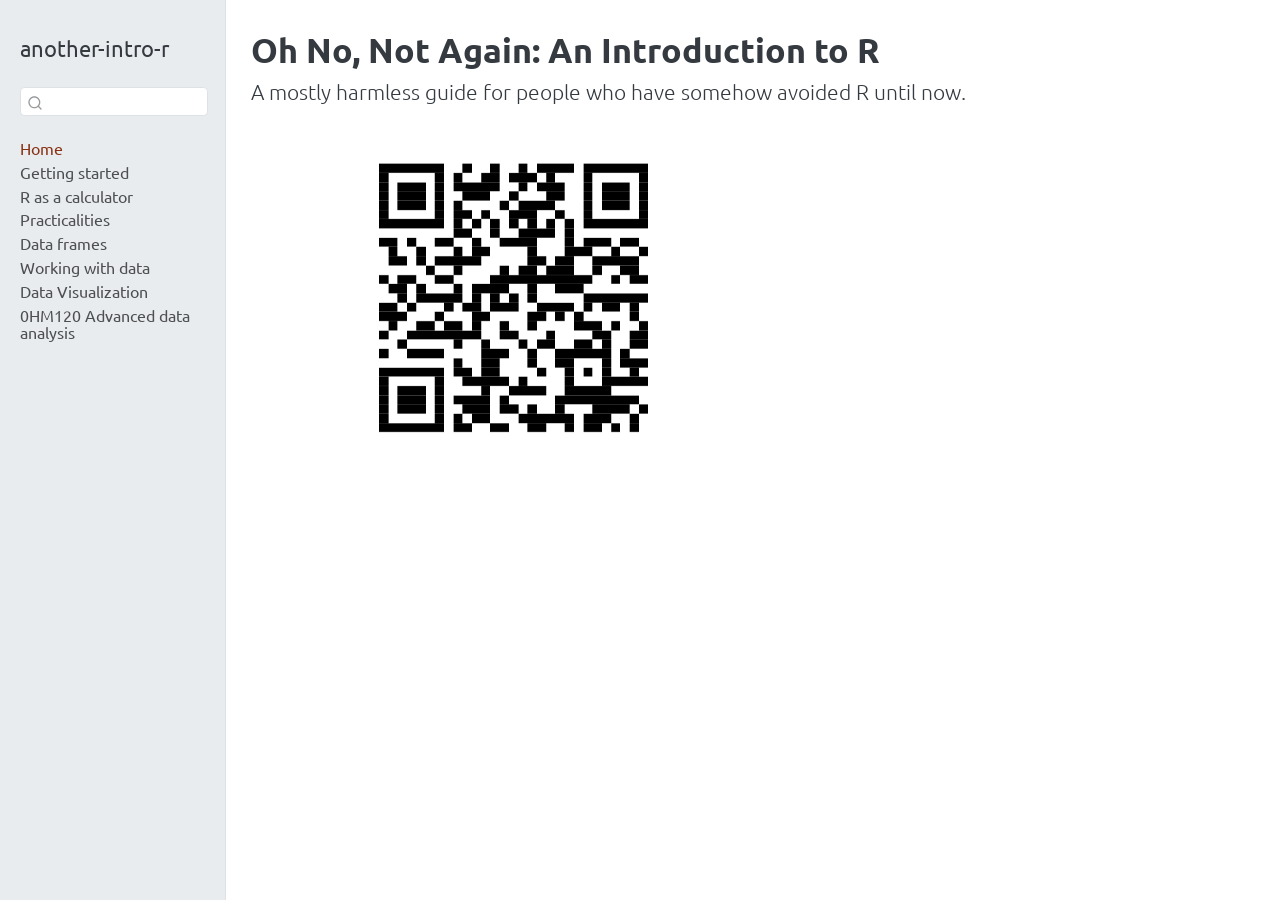
<file: index.html>
<!DOCTYPE html>
<html xmlns="http://www.w3.org/1999/xhtml" lang="en" xml:lang="en"><head>

<meta charset="utf-8">
<meta name="generator" content="quarto-1.7.32">

<meta name="viewport" content="width=device-width, initial-scale=1.0, user-scalable=yes">


<title>Oh No, Not Again: An Introduction to R – another-intro-r</title>
<style>
code{white-space: pre-wrap;}
span.smallcaps{font-variant: small-caps;}
div.columns{display: flex; gap: min(4vw, 1.5em);}
div.column{flex: auto; overflow-x: auto;}
div.hanging-indent{margin-left: 1.5em; text-indent: -1.5em;}
ul.task-list{list-style: none;}
ul.task-list li input[type="checkbox"] {
  width: 0.8em;
  margin: 0 0.8em 0.2em -1em; /* quarto-specific, see https://github.com/quarto-dev/quarto-cli/issues/4556 */ 
  vertical-align: middle;
}
</style>


<script src="site_libs/quarto-nav/quarto-nav.js"></script>
<script src="site_libs/quarto-nav/headroom.min.js"></script>
<script src="site_libs/clipboard/clipboard.min.js"></script>
<script src="site_libs/quarto-search/autocomplete.umd.js"></script>
<script src="site_libs/quarto-search/fuse.min.js"></script>
<script src="site_libs/quarto-search/quarto-search.js"></script>
<meta name="quarto:offset" content="./">
<script src="site_libs/quarto-html/quarto.js" type="module"></script>
<script src="site_libs/quarto-html/tabsets/tabsets.js" type="module"></script>
<script src="site_libs/quarto-html/popper.min.js"></script>
<script src="site_libs/quarto-html/tippy.umd.min.js"></script>
<script src="site_libs/quarto-html/anchor.min.js"></script>
<link href="site_libs/quarto-html/tippy.css" rel="stylesheet">
<link href="site_libs/quarto-html/quarto-syntax-highlighting-37eea08aefeeee20ff55810ff984fec1.css" rel="stylesheet" id="quarto-text-highlighting-styles">
<script src="site_libs/bootstrap/bootstrap.min.js"></script>
<link href="site_libs/bootstrap/bootstrap-icons.css" rel="stylesheet">
<link href="site_libs/bootstrap/bootstrap-b2ecd4b050980ac41cf38486c1d32bdc.min.css" rel="stylesheet" append-hash="true" id="quarto-bootstrap" data-mode="light">
<script id="quarto-search-options" type="application/json">{
  "location": "sidebar",
  "copy-button": false,
  "collapse-after": 3,
  "panel-placement": "start",
  "type": "textbox",
  "limit": 50,
  "keyboard-shortcut": [
    "f",
    "/",
    "s"
  ],
  "show-item-context": false,
  "language": {
    "search-no-results-text": "No results",
    "search-matching-documents-text": "matching documents",
    "search-copy-link-title": "Copy link to search",
    "search-hide-matches-text": "Hide additional matches",
    "search-more-match-text": "more match in this document",
    "search-more-matches-text": "more matches in this document",
    "search-clear-button-title": "Clear",
    "search-text-placeholder": "",
    "search-detached-cancel-button-title": "Cancel",
    "search-submit-button-title": "Submit",
    "search-label": "Search"
  }
}</script>


<link rel="stylesheet" href="styles.css">
</head>

<body class="nav-sidebar docked quarto-light">

<div id="quarto-search-results"></div>
  <header id="quarto-header" class="headroom fixed-top">
  <nav class="quarto-secondary-nav">
    <div class="container-fluid d-flex">
      <button type="button" class="quarto-btn-toggle btn" data-bs-toggle="collapse" role="button" data-bs-target=".quarto-sidebar-collapse-item" aria-controls="quarto-sidebar" aria-expanded="false" aria-label="Toggle sidebar navigation" onclick="if (window.quartoToggleHeadroom) { window.quartoToggleHeadroom(); }">
        <i class="bi bi-layout-text-sidebar-reverse"></i>
      </button>
        <nav class="quarto-page-breadcrumbs" aria-label="breadcrumb"><ol class="breadcrumb"><li class="breadcrumb-item"><a href="./index.html">Home</a></li></ol></nav>
        <a class="flex-grow-1" role="navigation" data-bs-toggle="collapse" data-bs-target=".quarto-sidebar-collapse-item" aria-controls="quarto-sidebar" aria-expanded="false" aria-label="Toggle sidebar navigation" onclick="if (window.quartoToggleHeadroom) { window.quartoToggleHeadroom(); }">      
        </a>
      <button type="button" class="btn quarto-search-button" aria-label="Search" onclick="window.quartoOpenSearch();">
        <i class="bi bi-search"></i>
      </button>
    </div>
  </nav>
</header>
<!-- content -->
<div id="quarto-content" class="quarto-container page-columns page-rows-contents page-layout-article">
<!-- sidebar -->
  <nav id="quarto-sidebar" class="sidebar collapse collapse-horizontal quarto-sidebar-collapse-item sidebar-navigation docked overflow-auto">
    <div class="pt-lg-2 mt-2 text-left sidebar-header">
    <div class="sidebar-title mb-0 py-0">
      <a href="./">another-intro-r</a> 
    </div>
      </div>
        <div class="mt-2 flex-shrink-0 align-items-center">
        <div class="sidebar-search">
        <div id="quarto-search" class="" title="Search"></div>
        </div>
        </div>
    <div class="sidebar-menu-container"> 
    <ul class="list-unstyled mt-1">
        <li class="sidebar-item">
  <div class="sidebar-item-container"> 
  <a href="./index.html" class="sidebar-item-text sidebar-link active">
 <span class="menu-text">Home</span></a>
  </div>
</li>
        <li class="sidebar-item">
  <div class="sidebar-item-container"> 
  <a href="./1.getting_started.html" class="sidebar-item-text sidebar-link">
 <span class="menu-text">Getting started</span></a>
  </div>
</li>
        <li class="sidebar-item">
  <div class="sidebar-item-container"> 
  <a href="./2.calculateR.html" class="sidebar-item-text sidebar-link">
 <span class="menu-text">R as a calculator</span></a>
  </div>
</li>
        <li class="sidebar-item">
  <div class="sidebar-item-container"> 
  <a href="./3.file_types.html" class="sidebar-item-text sidebar-link">
 <span class="menu-text">Practicalities</span></a>
  </div>
</li>
        <li class="sidebar-item">
  <div class="sidebar-item-container"> 
  <a href="./4.dataframes.html" class="sidebar-item-text sidebar-link">
 <span class="menu-text">Data frames</span></a>
  </div>
</li>
        <li class="sidebar-item">
  <div class="sidebar-item-container"> 
  <a href="./5.working_with_data.html" class="sidebar-item-text sidebar-link">
 <span class="menu-text">Working with data</span></a>
  </div>
</li>
        <li class="sidebar-item">
  <div class="sidebar-item-container"> 
  <a href="./6.data_vis.html" class="sidebar-item-text sidebar-link">
 <span class="menu-text">Data Visualization</span></a>
  </div>
</li>
        <li class="sidebar-item">
  <div class="sidebar-item-container"> 
  <a href="./course_matterial.html" class="sidebar-item-text sidebar-link">
 <span class="menu-text">0HM120 Advanced data analysis</span></a>
  </div>
</li>
    </ul>
    </div>
</nav>
<div id="quarto-sidebar-glass" class="quarto-sidebar-collapse-item" data-bs-toggle="collapse" data-bs-target=".quarto-sidebar-collapse-item"></div>
<!-- margin-sidebar -->
    <div id="quarto-margin-sidebar" class="sidebar margin-sidebar zindex-bottom">
        
    </div>
<!-- main -->
<main class="content" id="quarto-document-content">

<header id="title-block-header" class="quarto-title-block default">
<div class="quarto-title">
<h1 class="title">Oh No, Not Again: An Introduction to R</h1>
<p class="subtitle lead">A mostly harmless guide for people who have somehow avoided R until now.</p>
</div>



<div class="quarto-title-meta">

    
  
    
  </div>
  


</header>


<p><img src="images/clipboard-4090905198.png" class="img-fluid" width="525"></p>



</main> <!-- /main -->
<script id="quarto-html-after-body" type="application/javascript">
  window.document.addEventListener("DOMContentLoaded", function (event) {
    const icon = "";
    const anchorJS = new window.AnchorJS();
    anchorJS.options = {
      placement: 'right',
      icon: icon
    };
    anchorJS.add('.anchored');
    const isCodeAnnotation = (el) => {
      for (const clz of el.classList) {
        if (clz.startsWith('code-annotation-')) {                     
          return true;
        }
      }
      return false;
    }
    const onCopySuccess = function(e) {
      // button target
      const button = e.trigger;
      // don't keep focus
      button.blur();
      // flash "checked"
      button.classList.add('code-copy-button-checked');
      var currentTitle = button.getAttribute("title");
      button.setAttribute("title", "Copied!");
      let tooltip;
      if (window.bootstrap) {
        button.setAttribute("data-bs-toggle", "tooltip");
        button.setAttribute("data-bs-placement", "left");
        button.setAttribute("data-bs-title", "Copied!");
        tooltip = new bootstrap.Tooltip(button, 
          { trigger: "manual", 
            customClass: "code-copy-button-tooltip",
            offset: [0, -8]});
        tooltip.show();    
      }
      setTimeout(function() {
        if (tooltip) {
          tooltip.hide();
          button.removeAttribute("data-bs-title");
          button.removeAttribute("data-bs-toggle");
          button.removeAttribute("data-bs-placement");
        }
        button.setAttribute("title", currentTitle);
        button.classList.remove('code-copy-button-checked');
      }, 1000);
      // clear code selection
      e.clearSelection();
    }
    const getTextToCopy = function(trigger) {
        const codeEl = trigger.previousElementSibling.cloneNode(true);
        for (const childEl of codeEl.children) {
          if (isCodeAnnotation(childEl)) {
            childEl.remove();
          }
        }
        return codeEl.innerText;
    }
    const clipboard = new window.ClipboardJS('.code-copy-button:not([data-in-quarto-modal])', {
      text: getTextToCopy
    });
    clipboard.on('success', onCopySuccess);
    if (window.document.getElementById('quarto-embedded-source-code-modal')) {
      const clipboardModal = new window.ClipboardJS('.code-copy-button[data-in-quarto-modal]', {
        text: getTextToCopy,
        container: window.document.getElementById('quarto-embedded-source-code-modal')
      });
      clipboardModal.on('success', onCopySuccess);
    }
      var localhostRegex = new RegExp(/^(?:http|https):\/\/localhost\:?[0-9]*\//);
      var mailtoRegex = new RegExp(/^mailto:/);
        var filterRegex = new RegExp("https:\/\/N-Leach\.github\.io\/another-intro-r\/");
      var isInternal = (href) => {
          return filterRegex.test(href) || localhostRegex.test(href) || mailtoRegex.test(href);
      }
      // Inspect non-navigation links and adorn them if external
     var links = window.document.querySelectorAll('a[href]:not(.nav-link):not(.navbar-brand):not(.toc-action):not(.sidebar-link):not(.sidebar-item-toggle):not(.pagination-link):not(.no-external):not([aria-hidden]):not(.dropdown-item):not(.quarto-navigation-tool):not(.about-link)');
      for (var i=0; i<links.length; i++) {
        const link = links[i];
        if (!isInternal(link.href)) {
          // undo the damage that might have been done by quarto-nav.js in the case of
          // links that we want to consider external
          if (link.dataset.originalHref !== undefined) {
            link.href = link.dataset.originalHref;
          }
        }
      }
    function tippyHover(el, contentFn, onTriggerFn, onUntriggerFn) {
      const config = {
        allowHTML: true,
        maxWidth: 500,
        delay: 100,
        arrow: false,
        appendTo: function(el) {
            return el.parentElement;
        },
        interactive: true,
        interactiveBorder: 10,
        theme: 'quarto',
        placement: 'bottom-start',
      };
      if (contentFn) {
        config.content = contentFn;
      }
      if (onTriggerFn) {
        config.onTrigger = onTriggerFn;
      }
      if (onUntriggerFn) {
        config.onUntrigger = onUntriggerFn;
      }
      window.tippy(el, config); 
    }
    const noterefs = window.document.querySelectorAll('a[role="doc-noteref"]');
    for (var i=0; i<noterefs.length; i++) {
      const ref = noterefs[i];
      tippyHover(ref, function() {
        // use id or data attribute instead here
        let href = ref.getAttribute('data-footnote-href') || ref.getAttribute('href');
        try { href = new URL(href).hash; } catch {}
        const id = href.replace(/^#\/?/, "");
        const note = window.document.getElementById(id);
        if (note) {
          return note.innerHTML;
        } else {
          return "";
        }
      });
    }
    const xrefs = window.document.querySelectorAll('a.quarto-xref');
    const processXRef = (id, note) => {
      // Strip column container classes
      const stripColumnClz = (el) => {
        el.classList.remove("page-full", "page-columns");
        if (el.children) {
          for (const child of el.children) {
            stripColumnClz(child);
          }
        }
      }
      stripColumnClz(note)
      if (id === null || id.startsWith('sec-')) {
        // Special case sections, only their first couple elements
        const container = document.createElement("div");
        if (note.children && note.children.length > 2) {
          container.appendChild(note.children[0].cloneNode(true));
          for (let i = 1; i < note.children.length; i++) {
            const child = note.children[i];
            if (child.tagName === "P" && child.innerText === "") {
              continue;
            } else {
              container.appendChild(child.cloneNode(true));
              break;
            }
          }
          if (window.Quarto?.typesetMath) {
            window.Quarto.typesetMath(container);
          }
          return container.innerHTML
        } else {
          if (window.Quarto?.typesetMath) {
            window.Quarto.typesetMath(note);
          }
          return note.innerHTML;
        }
      } else {
        // Remove any anchor links if they are present
        const anchorLink = note.querySelector('a.anchorjs-link');
        if (anchorLink) {
          anchorLink.remove();
        }
        if (window.Quarto?.typesetMath) {
          window.Quarto.typesetMath(note);
        }
        if (note.classList.contains("callout")) {
          return note.outerHTML;
        } else {
          return note.innerHTML;
        }
      }
    }
    for (var i=0; i<xrefs.length; i++) {
      const xref = xrefs[i];
      tippyHover(xref, undefined, function(instance) {
        instance.disable();
        let url = xref.getAttribute('href');
        let hash = undefined; 
        if (url.startsWith('#')) {
          hash = url;
        } else {
          try { hash = new URL(url).hash; } catch {}
        }
        if (hash) {
          const id = hash.replace(/^#\/?/, "");
          const note = window.document.getElementById(id);
          if (note !== null) {
            try {
              const html = processXRef(id, note.cloneNode(true));
              instance.setContent(html);
            } finally {
              instance.enable();
              instance.show();
            }
          } else {
            // See if we can fetch this
            fetch(url.split('#')[0])
            .then(res => res.text())
            .then(html => {
              const parser = new DOMParser();
              const htmlDoc = parser.parseFromString(html, "text/html");
              const note = htmlDoc.getElementById(id);
              if (note !== null) {
                const html = processXRef(id, note);
                instance.setContent(html);
              } 
            }).finally(() => {
              instance.enable();
              instance.show();
            });
          }
        } else {
          // See if we can fetch a full url (with no hash to target)
          // This is a special case and we should probably do some content thinning / targeting
          fetch(url)
          .then(res => res.text())
          .then(html => {
            const parser = new DOMParser();
            const htmlDoc = parser.parseFromString(html, "text/html");
            const note = htmlDoc.querySelector('main.content');
            if (note !== null) {
              // This should only happen for chapter cross references
              // (since there is no id in the URL)
              // remove the first header
              if (note.children.length > 0 && note.children[0].tagName === "HEADER") {
                note.children[0].remove();
              }
              const html = processXRef(null, note);
              instance.setContent(html);
            } 
          }).finally(() => {
            instance.enable();
            instance.show();
          });
        }
      }, function(instance) {
      });
    }
        let selectedAnnoteEl;
        const selectorForAnnotation = ( cell, annotation) => {
          let cellAttr = 'data-code-cell="' + cell + '"';
          let lineAttr = 'data-code-annotation="' +  annotation + '"';
          const selector = 'span[' + cellAttr + '][' + lineAttr + ']';
          return selector;
        }
        const selectCodeLines = (annoteEl) => {
          const doc = window.document;
          const targetCell = annoteEl.getAttribute("data-target-cell");
          const targetAnnotation = annoteEl.getAttribute("data-target-annotation");
          const annoteSpan = window.document.querySelector(selectorForAnnotation(targetCell, targetAnnotation));
          const lines = annoteSpan.getAttribute("data-code-lines").split(",");
          const lineIds = lines.map((line) => {
            return targetCell + "-" + line;
          })
          let top = null;
          let height = null;
          let parent = null;
          if (lineIds.length > 0) {
              //compute the position of the single el (top and bottom and make a div)
              const el = window.document.getElementById(lineIds[0]);
              top = el.offsetTop;
              height = el.offsetHeight;
              parent = el.parentElement.parentElement;
            if (lineIds.length > 1) {
              const lastEl = window.document.getElementById(lineIds[lineIds.length - 1]);
              const bottom = lastEl.offsetTop + lastEl.offsetHeight;
              height = bottom - top;
            }
            if (top !== null && height !== null && parent !== null) {
              // cook up a div (if necessary) and position it 
              let div = window.document.getElementById("code-annotation-line-highlight");
              if (div === null) {
                div = window.document.createElement("div");
                div.setAttribute("id", "code-annotation-line-highlight");
                div.style.position = 'absolute';
                parent.appendChild(div);
              }
              div.style.top = top - 2 + "px";
              div.style.height = height + 4 + "px";
              div.style.left = 0;
              let gutterDiv = window.document.getElementById("code-annotation-line-highlight-gutter");
              if (gutterDiv === null) {
                gutterDiv = window.document.createElement("div");
                gutterDiv.setAttribute("id", "code-annotation-line-highlight-gutter");
                gutterDiv.style.position = 'absolute';
                const codeCell = window.document.getElementById(targetCell);
                const gutter = codeCell.querySelector('.code-annotation-gutter');
                gutter.appendChild(gutterDiv);
              }
              gutterDiv.style.top = top - 2 + "px";
              gutterDiv.style.height = height + 4 + "px";
            }
            selectedAnnoteEl = annoteEl;
          }
        };
        const unselectCodeLines = () => {
          const elementsIds = ["code-annotation-line-highlight", "code-annotation-line-highlight-gutter"];
          elementsIds.forEach((elId) => {
            const div = window.document.getElementById(elId);
            if (div) {
              div.remove();
            }
          });
          selectedAnnoteEl = undefined;
        };
          // Handle positioning of the toggle
      window.addEventListener(
        "resize",
        throttle(() => {
          elRect = undefined;
          if (selectedAnnoteEl) {
            selectCodeLines(selectedAnnoteEl);
          }
        }, 10)
      );
      function throttle(fn, ms) {
      let throttle = false;
      let timer;
        return (...args) => {
          if(!throttle) { // first call gets through
              fn.apply(this, args);
              throttle = true;
          } else { // all the others get throttled
              if(timer) clearTimeout(timer); // cancel #2
              timer = setTimeout(() => {
                fn.apply(this, args);
                timer = throttle = false;
              }, ms);
          }
        };
      }
        // Attach click handler to the DT
        const annoteDls = window.document.querySelectorAll('dt[data-target-cell]');
        for (const annoteDlNode of annoteDls) {
          annoteDlNode.addEventListener('click', (event) => {
            const clickedEl = event.target;
            if (clickedEl !== selectedAnnoteEl) {
              unselectCodeLines();
              const activeEl = window.document.querySelector('dt[data-target-cell].code-annotation-active');
              if (activeEl) {
                activeEl.classList.remove('code-annotation-active');
              }
              selectCodeLines(clickedEl);
              clickedEl.classList.add('code-annotation-active');
            } else {
              // Unselect the line
              unselectCodeLines();
              clickedEl.classList.remove('code-annotation-active');
            }
          });
        }
    const findCites = (el) => {
      const parentEl = el.parentElement;
      if (parentEl) {
        const cites = parentEl.dataset.cites;
        if (cites) {
          return {
            el,
            cites: cites.split(' ')
          };
        } else {
          return findCites(el.parentElement)
        }
      } else {
        return undefined;
      }
    };
    var bibliorefs = window.document.querySelectorAll('a[role="doc-biblioref"]');
    for (var i=0; i<bibliorefs.length; i++) {
      const ref = bibliorefs[i];
      const citeInfo = findCites(ref);
      if (citeInfo) {
        tippyHover(citeInfo.el, function() {
          var popup = window.document.createElement('div');
          citeInfo.cites.forEach(function(cite) {
            var citeDiv = window.document.createElement('div');
            citeDiv.classList.add('hanging-indent');
            citeDiv.classList.add('csl-entry');
            var biblioDiv = window.document.getElementById('ref-' + cite);
            if (biblioDiv) {
              citeDiv.innerHTML = biblioDiv.innerHTML;
            }
            popup.appendChild(citeDiv);
          });
          return popup.innerHTML;
        });
      }
    }
  });
  </script>
</div> <!-- /content -->




</body></html>
</file>
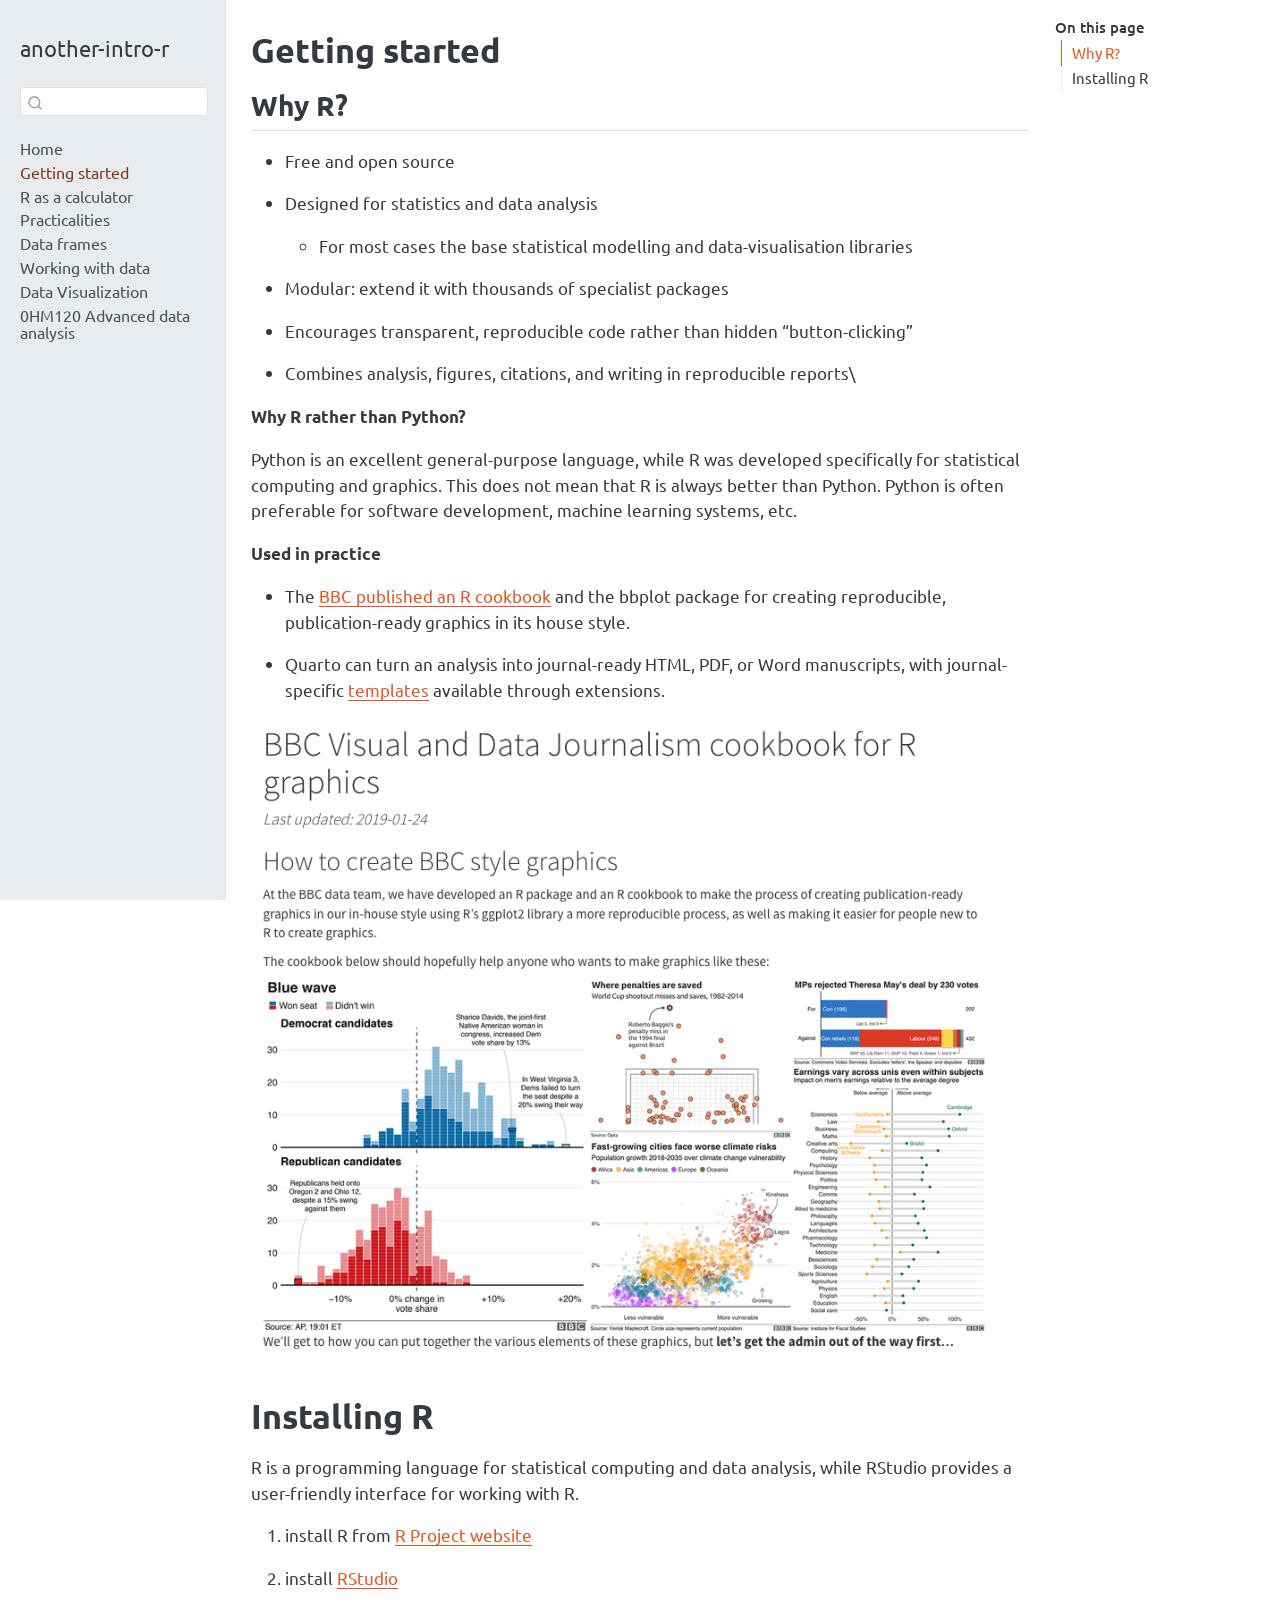
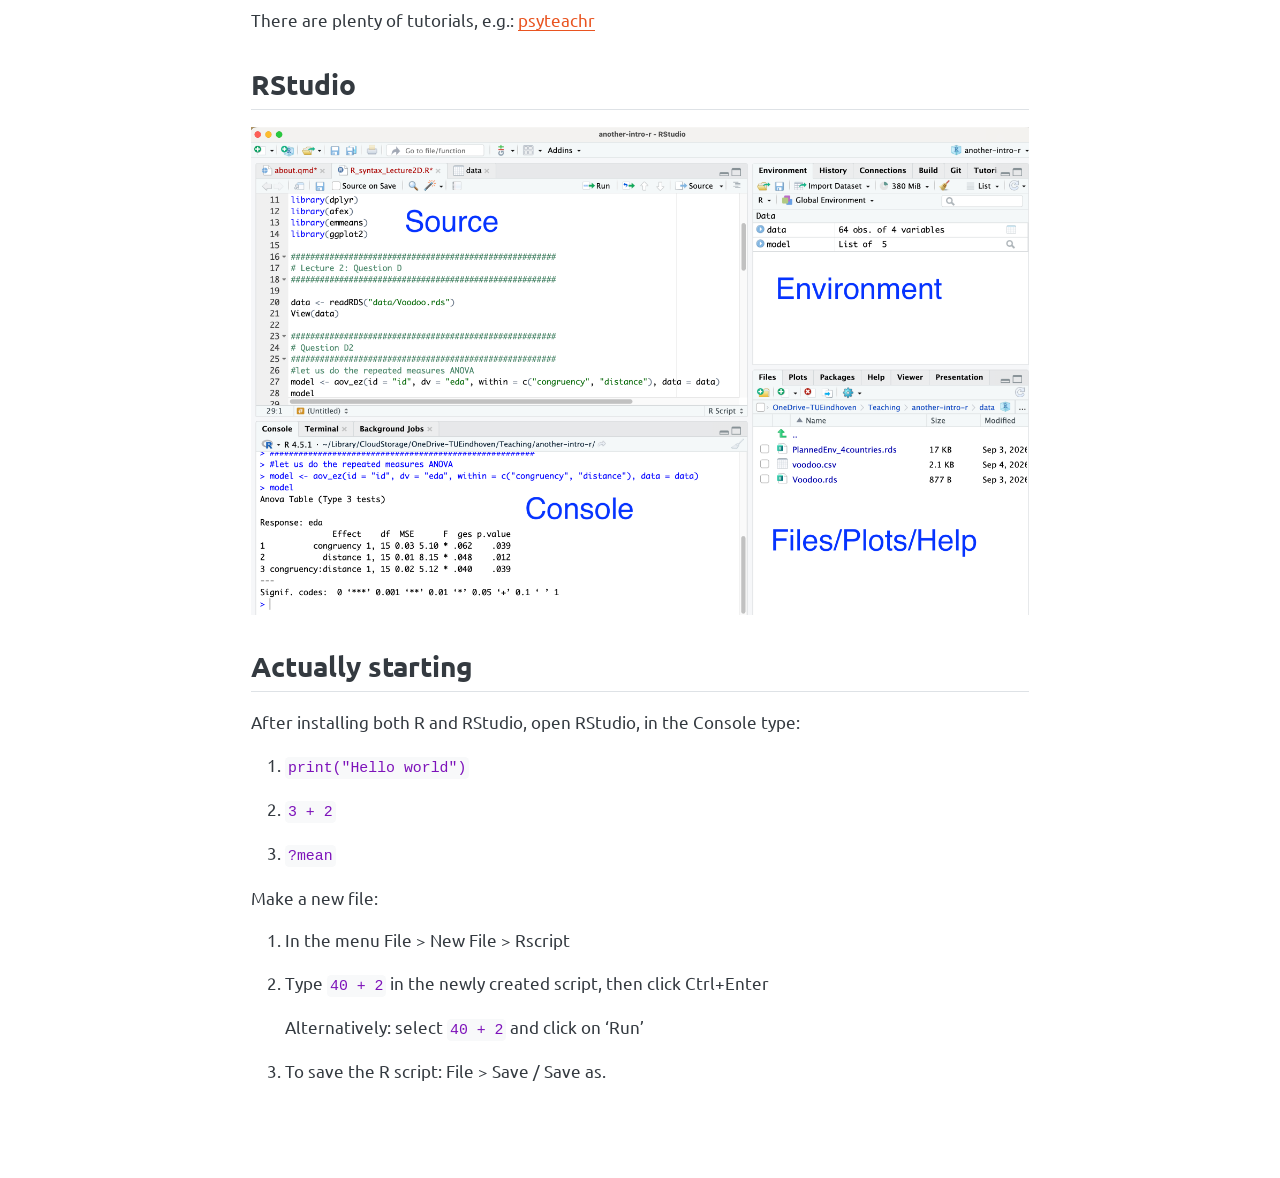
<file: 1.getting_started.html>
<!DOCTYPE html>
<html xmlns="http://www.w3.org/1999/xhtml" lang="en" xml:lang="en"><head>

<meta charset="utf-8">
<meta name="generator" content="quarto-1.7.32">

<meta name="viewport" content="width=device-width, initial-scale=1.0, user-scalable=yes">


<title>Getting started – another-intro-r</title>
<style>
code{white-space: pre-wrap;}
span.smallcaps{font-variant: small-caps;}
div.columns{display: flex; gap: min(4vw, 1.5em);}
div.column{flex: auto; overflow-x: auto;}
div.hanging-indent{margin-left: 1.5em; text-indent: -1.5em;}
ul.task-list{list-style: none;}
ul.task-list li input[type="checkbox"] {
  width: 0.8em;
  margin: 0 0.8em 0.2em -1em; /* quarto-specific, see https://github.com/quarto-dev/quarto-cli/issues/4556 */ 
  vertical-align: middle;
}
</style>


<script src="site_libs/quarto-nav/quarto-nav.js"></script>
<script src="site_libs/quarto-nav/headroom.min.js"></script>
<script src="site_libs/clipboard/clipboard.min.js"></script>
<script src="site_libs/quarto-search/autocomplete.umd.js"></script>
<script src="site_libs/quarto-search/fuse.min.js"></script>
<script src="site_libs/quarto-search/quarto-search.js"></script>
<meta name="quarto:offset" content="./">
<script src="site_libs/quarto-html/quarto.js" type="module"></script>
<script src="site_libs/quarto-html/tabsets/tabsets.js" type="module"></script>
<script src="site_libs/quarto-html/popper.min.js"></script>
<script src="site_libs/quarto-html/tippy.umd.min.js"></script>
<script src="site_libs/quarto-html/anchor.min.js"></script>
<link href="site_libs/quarto-html/tippy.css" rel="stylesheet">
<link href="site_libs/quarto-html/quarto-syntax-highlighting-37eea08aefeeee20ff55810ff984fec1.css" rel="stylesheet" id="quarto-text-highlighting-styles">
<script src="site_libs/bootstrap/bootstrap.min.js"></script>
<link href="site_libs/bootstrap/bootstrap-icons.css" rel="stylesheet">
<link href="site_libs/bootstrap/bootstrap-b2ecd4b050980ac41cf38486c1d32bdc.min.css" rel="stylesheet" append-hash="true" id="quarto-bootstrap" data-mode="light">
<script id="quarto-search-options" type="application/json">{
  "location": "sidebar",
  "copy-button": false,
  "collapse-after": 3,
  "panel-placement": "start",
  "type": "textbox",
  "limit": 50,
  "keyboard-shortcut": [
    "f",
    "/",
    "s"
  ],
  "show-item-context": false,
  "language": {
    "search-no-results-text": "No results",
    "search-matching-documents-text": "matching documents",
    "search-copy-link-title": "Copy link to search",
    "search-hide-matches-text": "Hide additional matches",
    "search-more-match-text": "more match in this document",
    "search-more-matches-text": "more matches in this document",
    "search-clear-button-title": "Clear",
    "search-text-placeholder": "",
    "search-detached-cancel-button-title": "Cancel",
    "search-submit-button-title": "Submit",
    "search-label": "Search"
  }
}</script>


<link rel="stylesheet" href="styles.css">
</head>

<body class="nav-sidebar docked quarto-light">

<div id="quarto-search-results"></div>
  <header id="quarto-header" class="headroom fixed-top">
  <nav class="quarto-secondary-nav">
    <div class="container-fluid d-flex">
      <button type="button" class="quarto-btn-toggle btn" data-bs-toggle="collapse" role="button" data-bs-target=".quarto-sidebar-collapse-item" aria-controls="quarto-sidebar" aria-expanded="false" aria-label="Toggle sidebar navigation" onclick="if (window.quartoToggleHeadroom) { window.quartoToggleHeadroom(); }">
        <i class="bi bi-layout-text-sidebar-reverse"></i>
      </button>
        <nav class="quarto-page-breadcrumbs" aria-label="breadcrumb"><ol class="breadcrumb"><li class="breadcrumb-item"><a href="./1.getting_started.html">Getting started</a></li></ol></nav>
        <a class="flex-grow-1" role="navigation" data-bs-toggle="collapse" data-bs-target=".quarto-sidebar-collapse-item" aria-controls="quarto-sidebar" aria-expanded="false" aria-label="Toggle sidebar navigation" onclick="if (window.quartoToggleHeadroom) { window.quartoToggleHeadroom(); }">      
        </a>
      <button type="button" class="btn quarto-search-button" aria-label="Search" onclick="window.quartoOpenSearch();">
        <i class="bi bi-search"></i>
      </button>
    </div>
  </nav>
</header>
<!-- content -->
<div id="quarto-content" class="quarto-container page-columns page-rows-contents page-layout-article">
<!-- sidebar -->
  <nav id="quarto-sidebar" class="sidebar collapse collapse-horizontal quarto-sidebar-collapse-item sidebar-navigation docked overflow-auto">
    <div class="pt-lg-2 mt-2 text-left sidebar-header">
    <div class="sidebar-title mb-0 py-0">
      <a href="./">another-intro-r</a> 
    </div>
      </div>
        <div class="mt-2 flex-shrink-0 align-items-center">
        <div class="sidebar-search">
        <div id="quarto-search" class="" title="Search"></div>
        </div>
        </div>
    <div class="sidebar-menu-container"> 
    <ul class="list-unstyled mt-1">
        <li class="sidebar-item">
  <div class="sidebar-item-container"> 
  <a href="./index.html" class="sidebar-item-text sidebar-link">
 <span class="menu-text">Home</span></a>
  </div>
</li>
        <li class="sidebar-item">
  <div class="sidebar-item-container"> 
  <a href="./1.getting_started.html" class="sidebar-item-text sidebar-link active">
 <span class="menu-text">Getting started</span></a>
  </div>
</li>
        <li class="sidebar-item">
  <div class="sidebar-item-container"> 
  <a href="./2.calculateR.html" class="sidebar-item-text sidebar-link">
 <span class="menu-text">R as a calculator</span></a>
  </div>
</li>
        <li class="sidebar-item">
  <div class="sidebar-item-container"> 
  <a href="./3.file_types.html" class="sidebar-item-text sidebar-link">
 <span class="menu-text">Practicalities</span></a>
  </div>
</li>
        <li class="sidebar-item">
  <div class="sidebar-item-container"> 
  <a href="./4.dataframes.html" class="sidebar-item-text sidebar-link">
 <span class="menu-text">Data frames</span></a>
  </div>
</li>
        <li class="sidebar-item">
  <div class="sidebar-item-container"> 
  <a href="./5.working_with_data.html" class="sidebar-item-text sidebar-link">
 <span class="menu-text">Working with data</span></a>
  </div>
</li>
        <li class="sidebar-item">
  <div class="sidebar-item-container"> 
  <a href="./6.data_vis.html" class="sidebar-item-text sidebar-link">
 <span class="menu-text">Data Visualization</span></a>
  </div>
</li>
        <li class="sidebar-item">
  <div class="sidebar-item-container"> 
  <a href="./course_matterial.html" class="sidebar-item-text sidebar-link">
 <span class="menu-text">0HM120 Advanced data analysis</span></a>
  </div>
</li>
    </ul>
    </div>
</nav>
<div id="quarto-sidebar-glass" class="quarto-sidebar-collapse-item" data-bs-toggle="collapse" data-bs-target=".quarto-sidebar-collapse-item"></div>
<!-- margin-sidebar -->
    <div id="quarto-margin-sidebar" class="sidebar margin-sidebar">
        <nav id="TOC" role="doc-toc" class="toc-active">
    <h2 id="toc-title">On this page</h2>
   
  <ul>
  <li><a href="#why-r" id="toc-why-r" class="nav-link active" data-scroll-target="#why-r">Why R?</a></li>
  <li><a href="#installing-r" id="toc-installing-r" class="nav-link" data-scroll-target="#installing-r">Installing R</a>
  <ul class="collapse">
  <li><a href="#rstudio" id="toc-rstudio" class="nav-link" data-scroll-target="#rstudio"><strong>RStudio</strong></a></li>
  <li><a href="#actually-starting" id="toc-actually-starting" class="nav-link" data-scroll-target="#actually-starting">Actually starting</a></li>
  </ul></li>
  </ul>
</nav>
    </div>
<!-- main -->
<main class="content" id="quarto-document-content">

<header id="title-block-header" class="quarto-title-block default">
<div class="quarto-title">
<h1 class="title">Getting started</h1>
</div>



<div class="quarto-title-meta">

    
  
    
  </div>
  


</header>


<section id="why-r" class="level2">
<h2 class="anchored" data-anchor-id="why-r">Why R?</h2>
<ul>
<li><p>Free and open source</p></li>
<li><p>Designed for statistics and data analysis</p>
<ul>
<li>For most cases the base statistical modelling and data-visualisation libraries</li>
</ul></li>
<li><p>Modular: extend it with thousands of specialist packages</p></li>
<li><p>Encourages transparent, reproducible code rather than hidden “button-clicking”</p></li>
<li><p>Combines analysis, figures, citations, and writing in reproducible reports\</p></li>
</ul>
<p><strong>Why R rather than Python?</strong></p>
<p>Python is an excellent general-purpose language, while R was developed specifically for statistical computing and graphics. This does not mean that R is always better than Python. Python is often preferable for software development, machine learning systems, etc.</p>
<p><strong>Used in practice</strong></p>
<ul>
<li><p>The <a href="https://bbc.github.io/rcookbook/">BBC published an R cookbook</a> and the bbplot package for creating reproducible, publication-ready graphics in its house style.</p></li>
<li><p>Quarto can turn an analysis into journal-ready HTML, PDF, or Word manuscripts, with journal-specific <a href="https://quarto.org/docs/journals">templates</a> available through extensions.</p></li>
</ul>
<p><img src="images/clipboard-973533794.png" class="img-fluid"></p>
</section>
<section id="installing-r" class="level1">
<h1>Installing R</h1>
<p>R is a programming language for statistical computing and data analysis, while RStudio provides a user-friendly interface for working with R.</p>
<ol type="1">
<li><p>install R from <a href="https://www.r-project.org/">R Project website</a></p></li>
<li><p>install <a href="https://www.rstudio.com/">RStudio</a></p></li>
</ol>
<p>There are plenty of tutorials, e.g.: <a href="https://psyteachr.github.io/RSetGo/">psyteachr</a></p>
<section id="rstudio" class="level2">
<h2 class="anchored" data-anchor-id="rstudio"><strong>RStudio</strong></h2>
<p><img src="images/clipboard-3034468016.png" class="img-fluid"></p>
</section>
<section id="actually-starting" class="level2">
<h2 class="anchored" data-anchor-id="actually-starting">Actually starting</h2>
<p>After installing both R and RStudio, open RStudio, in the Console type:</p>
<ol type="1">
<li><p><code>print("Hello world")</code></p></li>
<li><p><code>3 + 2</code></p></li>
<li><p><code>?mean</code></p></li>
</ol>
<p>Make a new file:</p>
<ol type="1">
<li><p>In the menu File &gt; New File &gt; Rscript</p></li>
<li><p>Type <code>40 + 2</code> in the newly created script, then click Ctrl+Enter</p>
<p>Alternatively: select <code>40 + 2</code> and click on ‘Run’</p></li>
<li><p>To save the R script: File &gt; Save / Save as.</p></li>
</ol>


</section>
</section>

</main> <!-- /main -->
<script id="quarto-html-after-body" type="application/javascript">
  window.document.addEventListener("DOMContentLoaded", function (event) {
    const icon = "";
    const anchorJS = new window.AnchorJS();
    anchorJS.options = {
      placement: 'right',
      icon: icon
    };
    anchorJS.add('.anchored');
    const isCodeAnnotation = (el) => {
      for (const clz of el.classList) {
        if (clz.startsWith('code-annotation-')) {                     
          return true;
        }
      }
      return false;
    }
    const onCopySuccess = function(e) {
      // button target
      const button = e.trigger;
      // don't keep focus
      button.blur();
      // flash "checked"
      button.classList.add('code-copy-button-checked');
      var currentTitle = button.getAttribute("title");
      button.setAttribute("title", "Copied!");
      let tooltip;
      if (window.bootstrap) {
        button.setAttribute("data-bs-toggle", "tooltip");
        button.setAttribute("data-bs-placement", "left");
        button.setAttribute("data-bs-title", "Copied!");
        tooltip = new bootstrap.Tooltip(button, 
          { trigger: "manual", 
            customClass: "code-copy-button-tooltip",
            offset: [0, -8]});
        tooltip.show();    
      }
      setTimeout(function() {
        if (tooltip) {
          tooltip.hide();
          button.removeAttribute("data-bs-title");
          button.removeAttribute("data-bs-toggle");
          button.removeAttribute("data-bs-placement");
        }
        button.setAttribute("title", currentTitle);
        button.classList.remove('code-copy-button-checked');
      }, 1000);
      // clear code selection
      e.clearSelection();
    }
    const getTextToCopy = function(trigger) {
        const codeEl = trigger.previousElementSibling.cloneNode(true);
        for (const childEl of codeEl.children) {
          if (isCodeAnnotation(childEl)) {
            childEl.remove();
          }
        }
        return codeEl.innerText;
    }
    const clipboard = new window.ClipboardJS('.code-copy-button:not([data-in-quarto-modal])', {
      text: getTextToCopy
    });
    clipboard.on('success', onCopySuccess);
    if (window.document.getElementById('quarto-embedded-source-code-modal')) {
      const clipboardModal = new window.ClipboardJS('.code-copy-button[data-in-quarto-modal]', {
        text: getTextToCopy,
        container: window.document.getElementById('quarto-embedded-source-code-modal')
      });
      clipboardModal.on('success', onCopySuccess);
    }
      var localhostRegex = new RegExp(/^(?:http|https):\/\/localhost\:?[0-9]*\//);
      var mailtoRegex = new RegExp(/^mailto:/);
        var filterRegex = new RegExp("https:\/\/N-Leach\.github\.io\/another-intro-r\/");
      var isInternal = (href) => {
          return filterRegex.test(href) || localhostRegex.test(href) || mailtoRegex.test(href);
      }
      // Inspect non-navigation links and adorn them if external
     var links = window.document.querySelectorAll('a[href]:not(.nav-link):not(.navbar-brand):not(.toc-action):not(.sidebar-link):not(.sidebar-item-toggle):not(.pagination-link):not(.no-external):not([aria-hidden]):not(.dropdown-item):not(.quarto-navigation-tool):not(.about-link)');
      for (var i=0; i<links.length; i++) {
        const link = links[i];
        if (!isInternal(link.href)) {
          // undo the damage that might have been done by quarto-nav.js in the case of
          // links that we want to consider external
          if (link.dataset.originalHref !== undefined) {
            link.href = link.dataset.originalHref;
          }
        }
      }
    function tippyHover(el, contentFn, onTriggerFn, onUntriggerFn) {
      const config = {
        allowHTML: true,
        maxWidth: 500,
        delay: 100,
        arrow: false,
        appendTo: function(el) {
            return el.parentElement;
        },
        interactive: true,
        interactiveBorder: 10,
        theme: 'quarto',
        placement: 'bottom-start',
      };
      if (contentFn) {
        config.content = contentFn;
      }
      if (onTriggerFn) {
        config.onTrigger = onTriggerFn;
      }
      if (onUntriggerFn) {
        config.onUntrigger = onUntriggerFn;
      }
      window.tippy(el, config); 
    }
    const noterefs = window.document.querySelectorAll('a[role="doc-noteref"]');
    for (var i=0; i<noterefs.length; i++) {
      const ref = noterefs[i];
      tippyHover(ref, function() {
        // use id or data attribute instead here
        let href = ref.getAttribute('data-footnote-href') || ref.getAttribute('href');
        try { href = new URL(href).hash; } catch {}
        const id = href.replace(/^#\/?/, "");
        const note = window.document.getElementById(id);
        if (note) {
          return note.innerHTML;
        } else {
          return "";
        }
      });
    }
    const xrefs = window.document.querySelectorAll('a.quarto-xref');
    const processXRef = (id, note) => {
      // Strip column container classes
      const stripColumnClz = (el) => {
        el.classList.remove("page-full", "page-columns");
        if (el.children) {
          for (const child of el.children) {
            stripColumnClz(child);
          }
        }
      }
      stripColumnClz(note)
      if (id === null || id.startsWith('sec-')) {
        // Special case sections, only their first couple elements
        const container = document.createElement("div");
        if (note.children && note.children.length > 2) {
          container.appendChild(note.children[0].cloneNode(true));
          for (let i = 1; i < note.children.length; i++) {
            const child = note.children[i];
            if (child.tagName === "P" && child.innerText === "") {
              continue;
            } else {
              container.appendChild(child.cloneNode(true));
              break;
            }
          }
          if (window.Quarto?.typesetMath) {
            window.Quarto.typesetMath(container);
          }
          return container.innerHTML
        } else {
          if (window.Quarto?.typesetMath) {
            window.Quarto.typesetMath(note);
          }
          return note.innerHTML;
        }
      } else {
        // Remove any anchor links if they are present
        const anchorLink = note.querySelector('a.anchorjs-link');
        if (anchorLink) {
          anchorLink.remove();
        }
        if (window.Quarto?.typesetMath) {
          window.Quarto.typesetMath(note);
        }
        if (note.classList.contains("callout")) {
          return note.outerHTML;
        } else {
          return note.innerHTML;
        }
      }
    }
    for (var i=0; i<xrefs.length; i++) {
      const xref = xrefs[i];
      tippyHover(xref, undefined, function(instance) {
        instance.disable();
        let url = xref.getAttribute('href');
        let hash = undefined; 
        if (url.startsWith('#')) {
          hash = url;
        } else {
          try { hash = new URL(url).hash; } catch {}
        }
        if (hash) {
          const id = hash.replace(/^#\/?/, "");
          const note = window.document.getElementById(id);
          if (note !== null) {
            try {
              const html = processXRef(id, note.cloneNode(true));
              instance.setContent(html);
            } finally {
              instance.enable();
              instance.show();
            }
          } else {
            // See if we can fetch this
            fetch(url.split('#')[0])
            .then(res => res.text())
            .then(html => {
              const parser = new DOMParser();
              const htmlDoc = parser.parseFromString(html, "text/html");
              const note = htmlDoc.getElementById(id);
              if (note !== null) {
                const html = processXRef(id, note);
                instance.setContent(html);
              } 
            }).finally(() => {
              instance.enable();
              instance.show();
            });
          }
        } else {
          // See if we can fetch a full url (with no hash to target)
          // This is a special case and we should probably do some content thinning / targeting
          fetch(url)
          .then(res => res.text())
          .then(html => {
            const parser = new DOMParser();
            const htmlDoc = parser.parseFromString(html, "text/html");
            const note = htmlDoc.querySelector('main.content');
            if (note !== null) {
              // This should only happen for chapter cross references
              // (since there is no id in the URL)
              // remove the first header
              if (note.children.length > 0 && note.children[0].tagName === "HEADER") {
                note.children[0].remove();
              }
              const html = processXRef(null, note);
              instance.setContent(html);
            } 
          }).finally(() => {
            instance.enable();
            instance.show();
          });
        }
      }, function(instance) {
      });
    }
        let selectedAnnoteEl;
        const selectorForAnnotation = ( cell, annotation) => {
          let cellAttr = 'data-code-cell="' + cell + '"';
          let lineAttr = 'data-code-annotation="' +  annotation + '"';
          const selector = 'span[' + cellAttr + '][' + lineAttr + ']';
          return selector;
        }
        const selectCodeLines = (annoteEl) => {
          const doc = window.document;
          const targetCell = annoteEl.getAttribute("data-target-cell");
          const targetAnnotation = annoteEl.getAttribute("data-target-annotation");
          const annoteSpan = window.document.querySelector(selectorForAnnotation(targetCell, targetAnnotation));
          const lines = annoteSpan.getAttribute("data-code-lines").split(",");
          const lineIds = lines.map((line) => {
            return targetCell + "-" + line;
          })
          let top = null;
          let height = null;
          let parent = null;
          if (lineIds.length > 0) {
              //compute the position of the single el (top and bottom and make a div)
              const el = window.document.getElementById(lineIds[0]);
              top = el.offsetTop;
              height = el.offsetHeight;
              parent = el.parentElement.parentElement;
            if (lineIds.length > 1) {
              const lastEl = window.document.getElementById(lineIds[lineIds.length - 1]);
              const bottom = lastEl.offsetTop + lastEl.offsetHeight;
              height = bottom - top;
            }
            if (top !== null && height !== null && parent !== null) {
              // cook up a div (if necessary) and position it 
              let div = window.document.getElementById("code-annotation-line-highlight");
              if (div === null) {
                div = window.document.createElement("div");
                div.setAttribute("id", "code-annotation-line-highlight");
                div.style.position = 'absolute';
                parent.appendChild(div);
              }
              div.style.top = top - 2 + "px";
              div.style.height = height + 4 + "px";
              div.style.left = 0;
              let gutterDiv = window.document.getElementById("code-annotation-line-highlight-gutter");
              if (gutterDiv === null) {
                gutterDiv = window.document.createElement("div");
                gutterDiv.setAttribute("id", "code-annotation-line-highlight-gutter");
                gutterDiv.style.position = 'absolute';
                const codeCell = window.document.getElementById(targetCell);
                const gutter = codeCell.querySelector('.code-annotation-gutter');
                gutter.appendChild(gutterDiv);
              }
              gutterDiv.style.top = top - 2 + "px";
              gutterDiv.style.height = height + 4 + "px";
            }
            selectedAnnoteEl = annoteEl;
          }
        };
        const unselectCodeLines = () => {
          const elementsIds = ["code-annotation-line-highlight", "code-annotation-line-highlight-gutter"];
          elementsIds.forEach((elId) => {
            const div = window.document.getElementById(elId);
            if (div) {
              div.remove();
            }
          });
          selectedAnnoteEl = undefined;
        };
          // Handle positioning of the toggle
      window.addEventListener(
        "resize",
        throttle(() => {
          elRect = undefined;
          if (selectedAnnoteEl) {
            selectCodeLines(selectedAnnoteEl);
          }
        }, 10)
      );
      function throttle(fn, ms) {
      let throttle = false;
      let timer;
        return (...args) => {
          if(!throttle) { // first call gets through
              fn.apply(this, args);
              throttle = true;
          } else { // all the others get throttled
              if(timer) clearTimeout(timer); // cancel #2
              timer = setTimeout(() => {
                fn.apply(this, args);
                timer = throttle = false;
              }, ms);
          }
        };
      }
        // Attach click handler to the DT
        const annoteDls = window.document.querySelectorAll('dt[data-target-cell]');
        for (const annoteDlNode of annoteDls) {
          annoteDlNode.addEventListener('click', (event) => {
            const clickedEl = event.target;
            if (clickedEl !== selectedAnnoteEl) {
              unselectCodeLines();
              const activeEl = window.document.querySelector('dt[data-target-cell].code-annotation-active');
              if (activeEl) {
                activeEl.classList.remove('code-annotation-active');
              }
              selectCodeLines(clickedEl);
              clickedEl.classList.add('code-annotation-active');
            } else {
              // Unselect the line
              unselectCodeLines();
              clickedEl.classList.remove('code-annotation-active');
            }
          });
        }
    const findCites = (el) => {
      const parentEl = el.parentElement;
      if (parentEl) {
        const cites = parentEl.dataset.cites;
        if (cites) {
          return {
            el,
            cites: cites.split(' ')
          };
        } else {
          return findCites(el.parentElement)
        }
      } else {
        return undefined;
      }
    };
    var bibliorefs = window.document.querySelectorAll('a[role="doc-biblioref"]');
    for (var i=0; i<bibliorefs.length; i++) {
      const ref = bibliorefs[i];
      const citeInfo = findCites(ref);
      if (citeInfo) {
        tippyHover(citeInfo.el, function() {
          var popup = window.document.createElement('div');
          citeInfo.cites.forEach(function(cite) {
            var citeDiv = window.document.createElement('div');
            citeDiv.classList.add('hanging-indent');
            citeDiv.classList.add('csl-entry');
            var biblioDiv = window.document.getElementById('ref-' + cite);
            if (biblioDiv) {
              citeDiv.innerHTML = biblioDiv.innerHTML;
            }
            popup.appendChild(citeDiv);
          });
          return popup.innerHTML;
        });
      }
    }
  });
  </script>
</div> <!-- /content -->




</body></html>
</file>
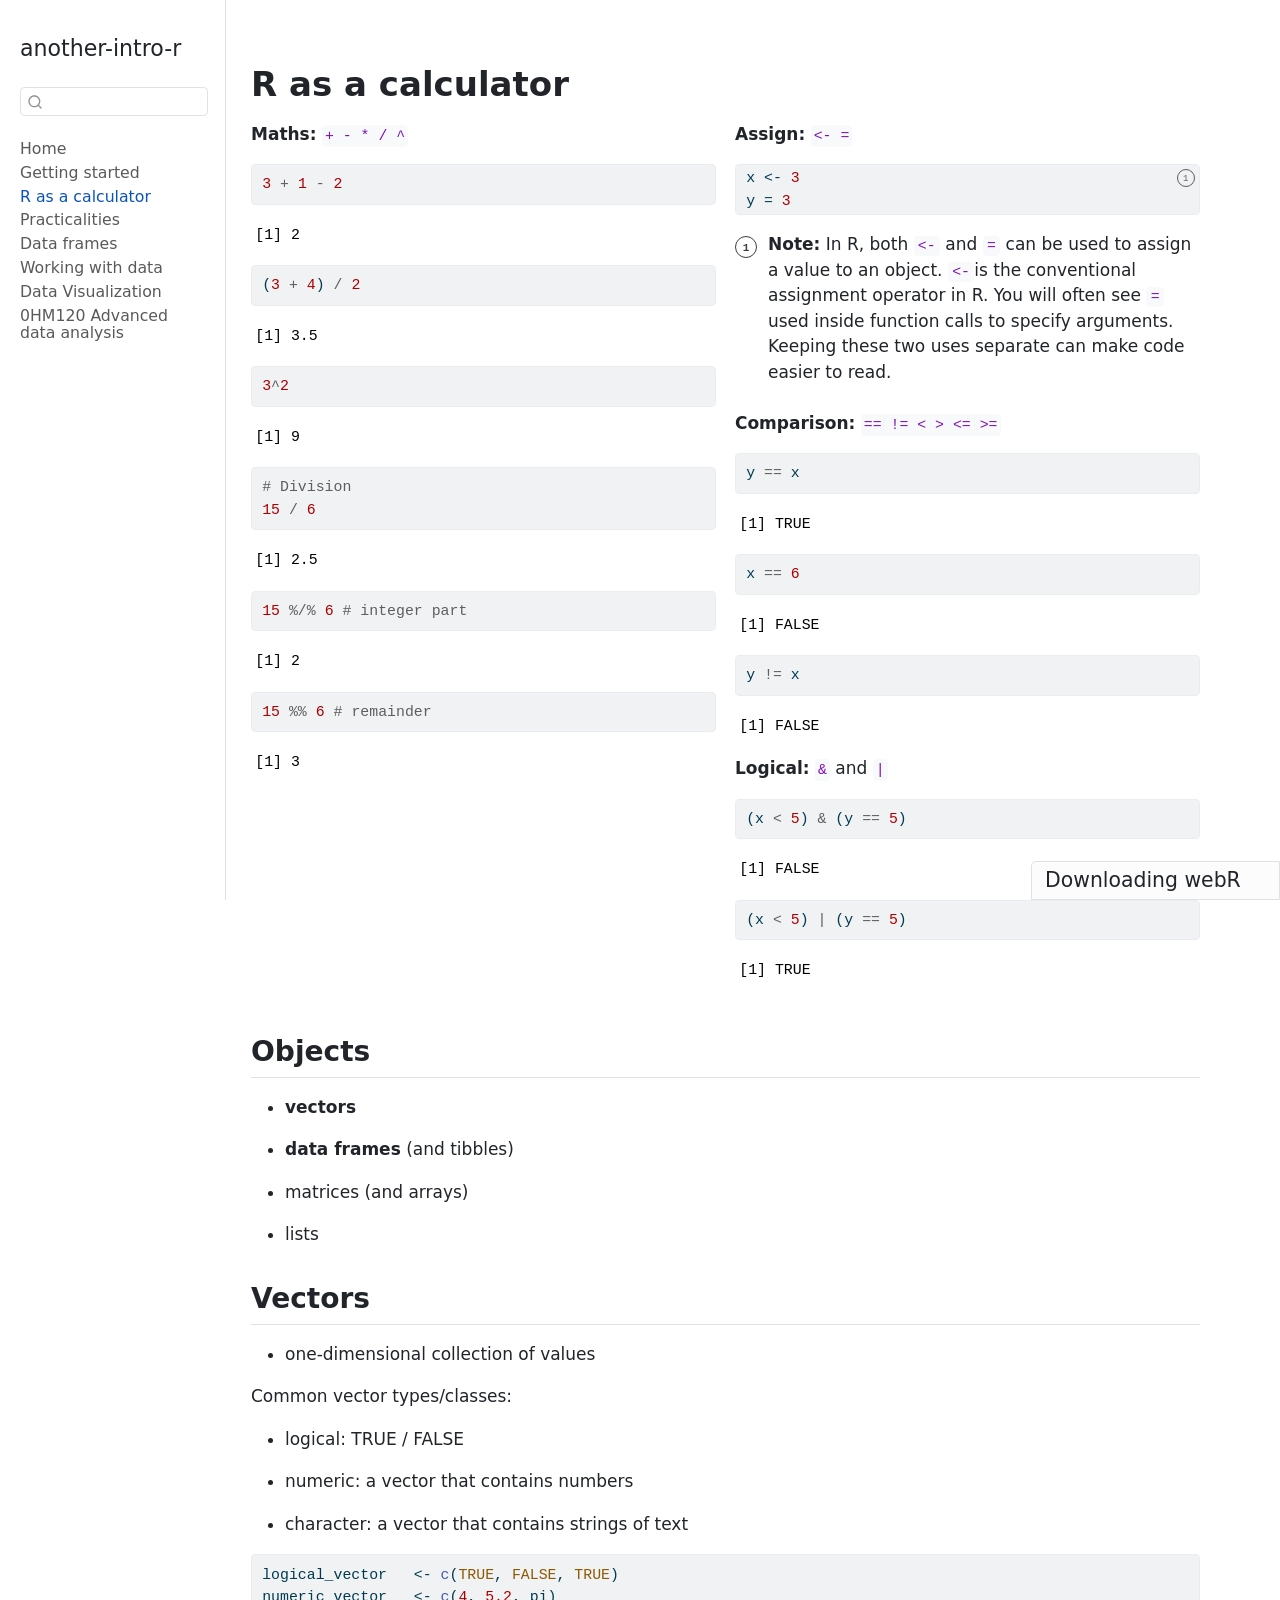
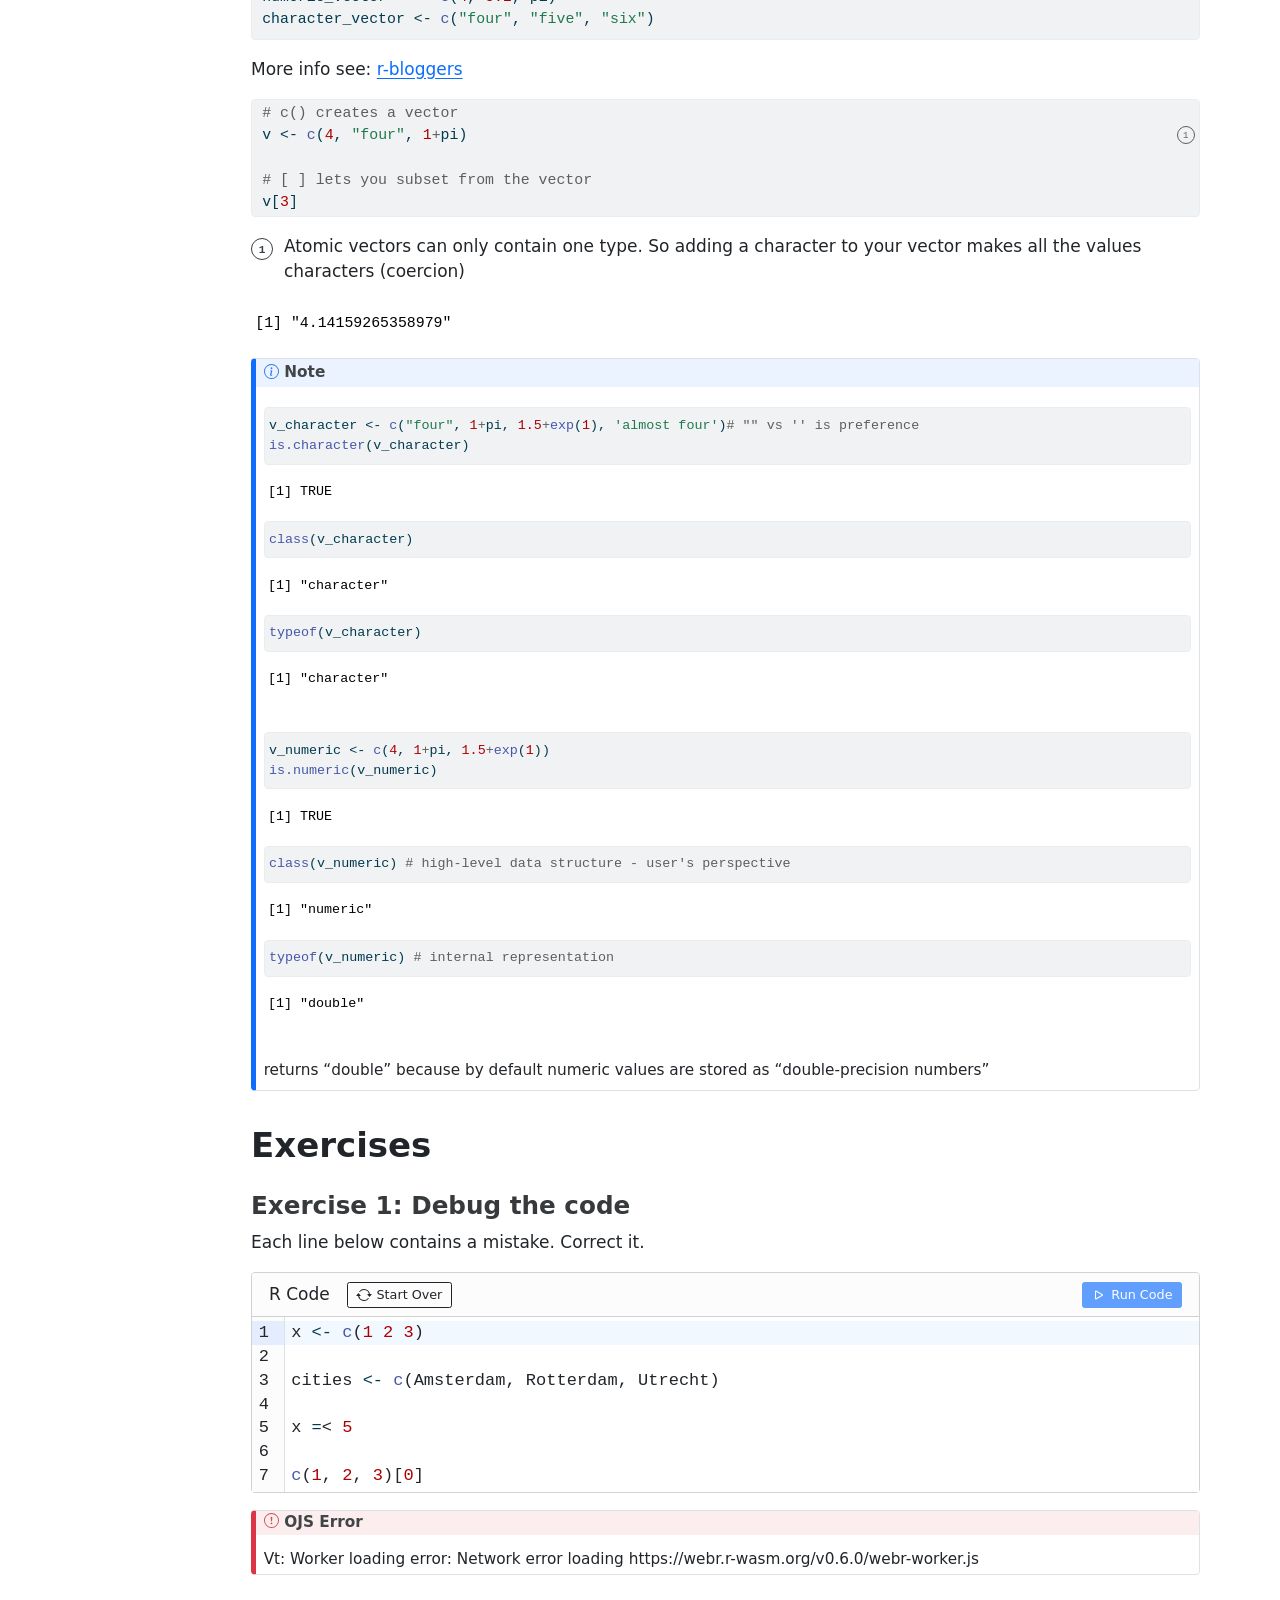
<file: 2.calculateR.html>
<!DOCTYPE html>
<html xmlns="http://www.w3.org/1999/xhtml" lang="en" xml:lang="en"><head>

<meta charset="utf-8">
<meta name="generator" content="quarto-1.7.32">

<meta name="viewport" content="width=device-width, initial-scale=1.0, user-scalable=yes">


<title>calculater – another-intro-r</title>
<style>
code{white-space: pre-wrap;}
span.smallcaps{font-variant: small-caps;}
div.columns{display: flex; gap: min(4vw, 1.5em);}
div.column{flex: auto; overflow-x: auto;}
div.hanging-indent{margin-left: 1.5em; text-indent: -1.5em;}
ul.task-list{list-style: none;}
ul.task-list li input[type="checkbox"] {
  width: 0.8em;
  margin: 0 0.8em 0.2em -1em; /* quarto-specific, see https://github.com/quarto-dev/quarto-cli/issues/4556 */ 
  vertical-align: middle;
}
/* CSS for syntax highlighting */
html { -webkit-text-size-adjust: 100%; }
pre > code.sourceCode { white-space: pre; position: relative; }
pre > code.sourceCode > span { display: inline-block; line-height: 1.25; }
pre > code.sourceCode > span:empty { height: 1.2em; }
.sourceCode { overflow: visible; }
code.sourceCode > span { color: inherit; text-decoration: inherit; }
div.sourceCode { margin: 1em 0; }
pre.sourceCode { margin: 0; }
@media screen {
div.sourceCode { overflow: auto; }
}
@media print {
pre > code.sourceCode { white-space: pre-wrap; }
pre > code.sourceCode > span { text-indent: -5em; padding-left: 5em; }
}
pre.numberSource code
  { counter-reset: source-line 0; }
pre.numberSource code > span
  { position: relative; left: -4em; counter-increment: source-line; }
pre.numberSource code > span > a:first-child::before
  { content: counter(source-line);
    position: relative; left: -1em; text-align: right; vertical-align: baseline;
    border: none; display: inline-block;
    -webkit-touch-callout: none; -webkit-user-select: none;
    -khtml-user-select: none; -moz-user-select: none;
    -ms-user-select: none; user-select: none;
    padding: 0 4px; width: 4em;
  }
pre.numberSource { margin-left: 3em;  padding-left: 4px; }
div.sourceCode
  {   }
@media screen {
pre > code.sourceCode > span > a:first-child::before { text-decoration: underline; }
}
</style>


<script src="site_libs/quarto-nav/quarto-nav.js"></script>
<script src="site_libs/quarto-nav/headroom.min.js"></script>
<script src="site_libs/clipboard/clipboard.min.js"></script>
<script src="site_libs/quarto-search/autocomplete.umd.js"></script>
<script src="site_libs/quarto-search/fuse.min.js"></script>
<script src="site_libs/quarto-search/quarto-search.js"></script>
<meta name="quarto:offset" content="./">
<script src="site_libs/quarto-html/quarto.js" type="module"></script>
<script src="site_libs/quarto-html/tabsets/tabsets.js" type="module"></script>
<script src="site_libs/quarto-html/popper.min.js"></script>
<script src="site_libs/quarto-html/tippy.umd.min.js"></script>
<script src="site_libs/quarto-html/anchor.min.js"></script>
<link href="site_libs/quarto-html/tippy.css" rel="stylesheet">
<link href="site_libs/quarto-html/quarto-syntax-highlighting-37eea08aefeeee20ff55810ff984fec1.css" rel="stylesheet" id="quarto-text-highlighting-styles">
<script src="site_libs/bootstrap/bootstrap.min.js"></script>
<link href="site_libs/bootstrap/bootstrap-icons.css" rel="stylesheet">
<link href="site_libs/bootstrap/bootstrap-b2c493fdd487b110f6b1348dfd6a5174.min.css" rel="stylesheet" append-hash="true" id="quarto-bootstrap" data-mode="light">
<script src="site_libs/quarto-contrib/live-runtime/live-runtime.js" type="module"></script>
<link href="site_libs/quarto-contrib/live-runtime/live-runtime.css" rel="stylesheet">
<script id="quarto-search-options" type="application/json">{
  "location": "sidebar",
  "copy-button": false,
  "collapse-after": 3,
  "panel-placement": "start",
  "type": "textbox",
  "limit": 50,
  "keyboard-shortcut": [
    "f",
    "/",
    "s"
  ],
  "show-item-context": false,
  "language": {
    "search-no-results-text": "No results",
    "search-matching-documents-text": "matching documents",
    "search-copy-link-title": "Copy link to search",
    "search-hide-matches-text": "Hide additional matches",
    "search-more-match-text": "more match in this document",
    "search-more-matches-text": "more matches in this document",
    "search-clear-button-title": "Clear",
    "search-text-placeholder": "",
    "search-detached-cancel-button-title": "Cancel",
    "search-submit-button-title": "Submit",
    "search-label": "Search"
  }
}</script>
<script type="module" src="site_libs/quarto-ojs/quarto-ojs-runtime.js"></script>
<link href="site_libs/quarto-ojs/quarto-ojs.css" rel="stylesheet">


</head>

<body class="nav-sidebar docked fullcontent quarto-light">

<div id="quarto-search-results"></div>
  <header id="quarto-header" class="headroom fixed-top">
  <nav class="quarto-secondary-nav">
    <div class="container-fluid d-flex">
      <button type="button" class="quarto-btn-toggle btn" data-bs-toggle="collapse" role="button" data-bs-target=".quarto-sidebar-collapse-item" aria-controls="quarto-sidebar" aria-expanded="false" aria-label="Toggle sidebar navigation" onclick="if (window.quartoToggleHeadroom) { window.quartoToggleHeadroom(); }">
        <i class="bi bi-layout-text-sidebar-reverse"></i>
      </button>
        <nav class="quarto-page-breadcrumbs" aria-label="breadcrumb"><ol class="breadcrumb"><li class="breadcrumb-item"><a href="./2.calculateR.html">R as a calculator</a></li></ol></nav>
        <a class="flex-grow-1" role="navigation" data-bs-toggle="collapse" data-bs-target=".quarto-sidebar-collapse-item" aria-controls="quarto-sidebar" aria-expanded="false" aria-label="Toggle sidebar navigation" onclick="if (window.quartoToggleHeadroom) { window.quartoToggleHeadroom(); }">      
        </a>
      <button type="button" class="btn quarto-search-button" aria-label="Search" onclick="window.quartoOpenSearch();">
        <i class="bi bi-search"></i>
      </button>
    </div>
  </nav>
</header>
<!-- content -->
<div id="quarto-content" class="quarto-container page-columns page-rows-contents page-layout-article">
<!-- sidebar -->
  <nav id="quarto-sidebar" class="sidebar collapse collapse-horizontal quarto-sidebar-collapse-item sidebar-navigation docked overflow-auto">
    <div class="pt-lg-2 mt-2 text-left sidebar-header">
    <div class="sidebar-title mb-0 py-0">
      <a href="./">another-intro-r</a> 
    </div>
      </div>
        <div class="mt-2 flex-shrink-0 align-items-center">
        <div class="sidebar-search">
        <div id="quarto-search" class="" title="Search"></div>
        </div>
        </div>
    <div class="sidebar-menu-container"> 
    <ul class="list-unstyled mt-1">
        <li class="sidebar-item">
  <div class="sidebar-item-container"> 
  <a href="./index.html" class="sidebar-item-text sidebar-link">
 <span class="menu-text">Home</span></a>
  </div>
</li>
        <li class="sidebar-item">
  <div class="sidebar-item-container"> 
  <a href="./1.getting_started.html" class="sidebar-item-text sidebar-link">
 <span class="menu-text">Getting started</span></a>
  </div>
</li>
        <li class="sidebar-item">
  <div class="sidebar-item-container"> 
  <a href="./2.calculateR.html" class="sidebar-item-text sidebar-link active">
 <span class="menu-text">R as a calculator</span></a>
  </div>
</li>
        <li class="sidebar-item">
  <div class="sidebar-item-container"> 
  <a href="./3.file_types.html" class="sidebar-item-text sidebar-link">
 <span class="menu-text">Practicalities</span></a>
  </div>
</li>
        <li class="sidebar-item">
  <div class="sidebar-item-container"> 
  <a href="./4.dataframes.html" class="sidebar-item-text sidebar-link">
 <span class="menu-text">Data frames</span></a>
  </div>
</li>
        <li class="sidebar-item">
  <div class="sidebar-item-container"> 
  <a href="./5.working_with_data.html" class="sidebar-item-text sidebar-link">
 <span class="menu-text">Working with data</span></a>
  </div>
</li>
        <li class="sidebar-item">
  <div class="sidebar-item-container"> 
  <a href="./6.data_vis.html" class="sidebar-item-text sidebar-link">
 <span class="menu-text">Data Visualization</span></a>
  </div>
</li>
        <li class="sidebar-item">
  <div class="sidebar-item-container"> 
  <a href="./course_matterial.html" class="sidebar-item-text sidebar-link">
 <span class="menu-text">0HM120 Advanced data analysis</span></a>
  </div>
</li>
    </ul>
    </div>
</nav>
<div id="quarto-sidebar-glass" class="quarto-sidebar-collapse-item" data-bs-toggle="collapse" data-bs-target=".quarto-sidebar-collapse-item"></div>
<!-- margin-sidebar -->
    
<!-- main -->
<main class="content" id="quarto-document-content"><header id="title-block-header" class="quarto-title-block"></header>




<section id="r-as-a-calculator" class="level1">
<h1>R as a calculator</h1>
<div class="columns">
<div class="column" style="width:49%;">
<p><strong>Maths:</strong> <code>+ - * / ^</code></p>
<div class="cell">
<div class="sourceCode cell-code" id="cb1"><pre class="sourceCode r code-with-copy"><code class="sourceCode r"><span id="cb1-1"><a href="#cb1-1" aria-hidden="true" tabindex="-1"></a><span class="dv">3</span> <span class="sc">+</span> <span class="dv">1</span> <span class="sc">-</span> <span class="dv">2</span></span></code><button title="Copy to Clipboard" class="code-copy-button"><i class="bi"></i></button></pre></div>
<div class="cell-output cell-output-stdout">
<pre><code>[1] 2</code></pre>
</div>
<div class="sourceCode cell-code" id="cb3"><pre class="sourceCode r code-with-copy"><code class="sourceCode r"><span id="cb3-1"><a href="#cb3-1" aria-hidden="true" tabindex="-1"></a>(<span class="dv">3</span> <span class="sc">+</span> <span class="dv">4</span>) <span class="sc">/</span> <span class="dv">2</span></span></code><button title="Copy to Clipboard" class="code-copy-button"><i class="bi"></i></button></pre></div>
<div class="cell-output cell-output-stdout">
<pre><code>[1] 3.5</code></pre>
</div>
<div class="sourceCode cell-code" id="cb5"><pre class="sourceCode r code-with-copy"><code class="sourceCode r"><span id="cb5-1"><a href="#cb5-1" aria-hidden="true" tabindex="-1"></a><span class="dv">3</span><span class="sc">^</span><span class="dv">2</span></span></code><button title="Copy to Clipboard" class="code-copy-button"><i class="bi"></i></button></pre></div>
<div class="cell-output cell-output-stdout">
<pre><code>[1] 9</code></pre>
</div>
<div class="sourceCode cell-code" id="cb7"><pre class="sourceCode r code-with-copy"><code class="sourceCode r"><span id="cb7-1"><a href="#cb7-1" aria-hidden="true" tabindex="-1"></a><span class="co"># Division </span></span>
<span id="cb7-2"><a href="#cb7-2" aria-hidden="true" tabindex="-1"></a><span class="dv">15</span> <span class="sc">/</span> <span class="dv">6</span></span></code><button title="Copy to Clipboard" class="code-copy-button"><i class="bi"></i></button></pre></div>
<div class="cell-output cell-output-stdout">
<pre><code>[1] 2.5</code></pre>
</div>
<div class="sourceCode cell-code" id="cb9"><pre class="sourceCode r code-with-copy"><code class="sourceCode r"><span id="cb9-1"><a href="#cb9-1" aria-hidden="true" tabindex="-1"></a><span class="dv">15</span> <span class="sc">%/%</span> <span class="dv">6</span> <span class="co"># integer part</span></span></code><button title="Copy to Clipboard" class="code-copy-button"><i class="bi"></i></button></pre></div>
<div class="cell-output cell-output-stdout">
<pre><code>[1] 2</code></pre>
</div>
<div class="sourceCode cell-code" id="cb11"><pre class="sourceCode r code-with-copy"><code class="sourceCode r"><span id="cb11-1"><a href="#cb11-1" aria-hidden="true" tabindex="-1"></a><span class="dv">15</span> <span class="sc">%%</span> <span class="dv">6</span> <span class="co"># remainder</span></span></code><button title="Copy to Clipboard" class="code-copy-button"><i class="bi"></i></button></pre></div>
<div class="cell-output cell-output-stdout">
<pre><code>[1] 3</code></pre>
</div>
</div>
</div><div class="column" style="width:2%;">
<!-- empty column to create gap -->
</div><div class="column" style="width:49%;">
<p><strong>Assign:</strong> <code>&lt;- =</code></p>
<div class="cell">
<div class="sourceCode cell-code" id="annotated-cell-15"><pre class="sourceCode r code-annotation-code code-with-copy code-annotated"><code class="sourceCode r"><a class="code-annotation-anchor" data-target-cell="annotated-cell-15" data-target-annotation="1" onclick="event.preventDefault();">1</a><span id="annotated-cell-15-1" class="code-annotation-target"><a href="#annotated-cell-15-1" aria-hidden="true" tabindex="-1"></a>x <span class="ot">&lt;-</span> <span class="dv">3</span></span>
<span id="annotated-cell-15-2"><a href="#annotated-cell-15-2" aria-hidden="true" tabindex="-1"></a>y <span class="ot">=</span> <span class="dv">3</span> </span><div class="code-annotation-gutter-bg"></div><div class="code-annotation-gutter"></div></code><button title="Copy to Clipboard" class="code-copy-button"><i class="bi"></i></button></pre></div>
<div class="cell-annotation">
<dl class="code-annotation-container-grid">
<dt data-target-cell="annotated-cell-15" data-target-annotation="1">1</dt>
<dd>
<span data-code-cell="annotated-cell-15" data-code-lines="1" data-code-annotation="1"><strong>Note:</strong> In R, both <code>&lt;-</code> and <code>=</code> can be used to assign a value to an object. <code>&lt;-</code>is the conventional assignment operator in R. You will often see <code>=</code> used inside function calls to specify arguments. Keeping these two uses separate can make code easier to read.</span>
</dd>
</dl>
</div>
</div>
<p><strong>Comparison:</strong> <code>== != &lt; &gt; &lt;= &gt;=</code></p>
<div class="cell">
<div class="sourceCode cell-code" id="cb13"><pre class="sourceCode r code-with-copy"><code class="sourceCode r"><span id="cb13-1"><a href="#cb13-1" aria-hidden="true" tabindex="-1"></a>y <span class="sc">==</span> x </span></code><button title="Copy to Clipboard" class="code-copy-button"><i class="bi"></i></button></pre></div>
<div class="cell-output cell-output-stdout">
<pre><code>[1] TRUE</code></pre>
</div>
<div class="sourceCode cell-code" id="cb15"><pre class="sourceCode r code-with-copy"><code class="sourceCode r"><span id="cb15-1"><a href="#cb15-1" aria-hidden="true" tabindex="-1"></a>x <span class="sc">==</span> <span class="dv">6</span></span></code><button title="Copy to Clipboard" class="code-copy-button"><i class="bi"></i></button></pre></div>
<div class="cell-output cell-output-stdout">
<pre><code>[1] FALSE</code></pre>
</div>
<div class="sourceCode cell-code" id="cb17"><pre class="sourceCode r code-with-copy"><code class="sourceCode r"><span id="cb17-1"><a href="#cb17-1" aria-hidden="true" tabindex="-1"></a>y <span class="sc">!=</span> x </span></code><button title="Copy to Clipboard" class="code-copy-button"><i class="bi"></i></button></pre></div>
<div class="cell-output cell-output-stdout">
<pre><code>[1] FALSE</code></pre>
</div>
</div>
<p><strong>Logical:</strong> <code>&amp;</code> and <code>|</code></p>
<div class="cell">
<div class="sourceCode cell-code" id="cb19"><pre class="sourceCode r code-with-copy"><code class="sourceCode r"><span id="cb19-1"><a href="#cb19-1" aria-hidden="true" tabindex="-1"></a>(x <span class="sc">&lt;</span> <span class="dv">5</span>) <span class="sc">&amp;</span> (y <span class="sc">==</span> <span class="dv">5</span>)</span></code><button title="Copy to Clipboard" class="code-copy-button"><i class="bi"></i></button></pre></div>
<div class="cell-output cell-output-stdout">
<pre><code>[1] FALSE</code></pre>
</div>
<div class="sourceCode cell-code" id="cb21"><pre class="sourceCode r code-with-copy"><code class="sourceCode r"><span id="cb21-1"><a href="#cb21-1" aria-hidden="true" tabindex="-1"></a>(x <span class="sc">&lt;</span> <span class="dv">5</span>) <span class="sc">|</span> (y <span class="sc">==</span> <span class="dv">5</span>)</span></code><button title="Copy to Clipboard" class="code-copy-button"><i class="bi"></i></button></pre></div>
<div class="cell-output cell-output-stdout">
<pre><code>[1] TRUE</code></pre>
</div>
</div>
</div>
</div>
<section id="objects" class="level2">
<h2 class="anchored" data-anchor-id="objects">Objects</h2>
<ul>
<li><p><strong>vectors</strong></p></li>
<li><p><strong>data frames</strong> (and tibbles)</p></li>
<li><p>matrices (and arrays)</p></li>
<li><p>lists</p></li>
</ul>
</section>
<section id="vectors" class="level2">
<h2 class="anchored" data-anchor-id="vectors">Vectors</h2>
<ul>
<li>one-dimensional collection of values</li>
</ul>
<p>Common vector types/classes:</p>
<ul>
<li><p>logical: TRUE / FALSE</p></li>
<li><p>numeric: a vector that contains numbers</p></li>
<li><p>character: a vector that contains strings of text</p></li>
</ul>
<div class="cell">
<div class="sourceCode cell-code" id="cb23"><pre class="sourceCode r code-with-copy"><code class="sourceCode r"><span id="cb23-1"><a href="#cb23-1" aria-hidden="true" tabindex="-1"></a>logical_vector   <span class="ot">&lt;-</span> <span class="fu">c</span>(<span class="cn">TRUE</span>, <span class="cn">FALSE</span>, <span class="cn">TRUE</span>)</span>
<span id="cb23-2"><a href="#cb23-2" aria-hidden="true" tabindex="-1"></a>numeric_vector   <span class="ot">&lt;-</span> <span class="fu">c</span>(<span class="dv">4</span>, <span class="fl">5.2</span>, pi)</span>
<span id="cb23-3"><a href="#cb23-3" aria-hidden="true" tabindex="-1"></a>character_vector <span class="ot">&lt;-</span> <span class="fu">c</span>(<span class="st">"four"</span>, <span class="st">"five"</span>, <span class="st">"six"</span>)</span></code><button title="Copy to Clipboard" class="code-copy-button"><i class="bi"></i></button></pre></div>
</div>
<p>More info see: <a href="https://www.r-bloggers.com/2023/09/understanding-data-types-in-r/">r-bloggers</a></p>
<div class="cell">
<div class="sourceCode cell-code" id="annotated-cell-2"><pre class="sourceCode r code-annotation-code code-with-copy code-annotated"><code class="sourceCode r"><span id="annotated-cell-2-1"><a href="#annotated-cell-2-1" aria-hidden="true" tabindex="-1"></a><span class="co"># c() creates a vector</span></span>
<a class="code-annotation-anchor" data-target-cell="annotated-cell-2" data-target-annotation="1" onclick="event.preventDefault();">1</a><span id="annotated-cell-2-2" class="code-annotation-target"><a href="#annotated-cell-2-2" aria-hidden="true" tabindex="-1"></a>v <span class="ot">&lt;-</span> <span class="fu">c</span>(<span class="dv">4</span>, <span class="st">"four"</span>, <span class="dv">1</span><span class="sc">+</span>pi)</span>
<span id="annotated-cell-2-3"><a href="#annotated-cell-2-3" aria-hidden="true" tabindex="-1"></a></span>
<span id="annotated-cell-2-4"><a href="#annotated-cell-2-4" aria-hidden="true" tabindex="-1"></a><span class="co"># [ ] lets you subset from the vector </span></span>
<span id="annotated-cell-2-5"><a href="#annotated-cell-2-5" aria-hidden="true" tabindex="-1"></a>v[<span class="dv">3</span>]</span><div class="code-annotation-gutter-bg"></div><div class="code-annotation-gutter"></div></code><button title="Copy to Clipboard" class="code-copy-button"><i class="bi"></i></button></pre></div>
<div class="cell-annotation">
<dl class="code-annotation-container-grid">
<dt data-target-cell="annotated-cell-2" data-target-annotation="1">1</dt>
<dd>
<span data-code-cell="annotated-cell-2" data-code-lines="2" data-code-annotation="1">Atomic vectors can only contain one type. So adding a character to your vector makes all the values characters (coercion)</span>
</dd>
</dl>
</div>
<div class="cell-output cell-output-stdout">
<pre><code>[1] "4.14159265358979"</code></pre>
</div>
</div>
<div class="callout callout-style-default callout-note callout-titled">
<div class="callout-header d-flex align-content-center">
<div class="callout-icon-container">
<i class="callout-icon"></i>
</div>
<div class="callout-title-container flex-fill">
Note
</div>
</div>
<div class="callout-body-container callout-body">
<div class="cell">
<div class="sourceCode cell-code" id="cb25"><pre class="sourceCode r code-with-copy"><code class="sourceCode r"><span id="cb25-1"><a href="#cb25-1" aria-hidden="true" tabindex="-1"></a>v_character <span class="ot">&lt;-</span> <span class="fu">c</span>(<span class="st">"four"</span>, <span class="dv">1</span><span class="sc">+</span>pi, <span class="fl">1.5</span><span class="sc">+</span><span class="fu">exp</span>(<span class="dv">1</span>), <span class="st">'almost four'</span>)<span class="co"># "" vs '' is preference</span></span>
<span id="cb25-2"><a href="#cb25-2" aria-hidden="true" tabindex="-1"></a><span class="fu">is.character</span>(v_character)</span></code><button title="Copy to Clipboard" class="code-copy-button"><i class="bi"></i></button></pre></div>
<div class="cell-output cell-output-stdout">
<pre><code>[1] TRUE</code></pre>
</div>
<div class="sourceCode cell-code" id="cb27"><pre class="sourceCode r code-with-copy"><code class="sourceCode r"><span id="cb27-1"><a href="#cb27-1" aria-hidden="true" tabindex="-1"></a><span class="fu">class</span>(v_character) </span></code><button title="Copy to Clipboard" class="code-copy-button"><i class="bi"></i></button></pre></div>
<div class="cell-output cell-output-stdout">
<pre><code>[1] "character"</code></pre>
</div>
<div class="sourceCode cell-code" id="cb29"><pre class="sourceCode r code-with-copy"><code class="sourceCode r"><span id="cb29-1"><a href="#cb29-1" aria-hidden="true" tabindex="-1"></a><span class="fu">typeof</span>(v_character) </span></code><button title="Copy to Clipboard" class="code-copy-button"><i class="bi"></i></button></pre></div>
<div class="cell-output cell-output-stdout">
<pre><code>[1] "character"</code></pre>
</div>
</div>
<div class="cell">
<div class="sourceCode cell-code" id="cb31"><pre class="sourceCode r code-with-copy"><code class="sourceCode r"><span id="cb31-1"><a href="#cb31-1" aria-hidden="true" tabindex="-1"></a>v_numeric <span class="ot">&lt;-</span> <span class="fu">c</span>(<span class="dv">4</span>, <span class="dv">1</span><span class="sc">+</span>pi, <span class="fl">1.5</span><span class="sc">+</span><span class="fu">exp</span>(<span class="dv">1</span>))</span>
<span id="cb31-2"><a href="#cb31-2" aria-hidden="true" tabindex="-1"></a><span class="fu">is.numeric</span>(v_numeric)</span></code><button title="Copy to Clipboard" class="code-copy-button"><i class="bi"></i></button></pre></div>
<div class="cell-output cell-output-stdout">
<pre><code>[1] TRUE</code></pre>
</div>
<div class="sourceCode cell-code" id="cb33"><pre class="sourceCode r code-with-copy"><code class="sourceCode r"><span id="cb33-1"><a href="#cb33-1" aria-hidden="true" tabindex="-1"></a><span class="fu">class</span>(v_numeric) <span class="co"># high-level data structure - user's perspective</span></span></code><button title="Copy to Clipboard" class="code-copy-button"><i class="bi"></i></button></pre></div>
<div class="cell-output cell-output-stdout">
<pre><code>[1] "numeric"</code></pre>
</div>
<div class="sourceCode cell-code" id="cb35"><pre class="sourceCode r code-with-copy"><code class="sourceCode r"><span id="cb35-1"><a href="#cb35-1" aria-hidden="true" tabindex="-1"></a><span class="fu">typeof</span>(v_numeric) <span class="co"># internal representation</span></span></code><button title="Copy to Clipboard" class="code-copy-button"><i class="bi"></i></button></pre></div>
<div class="cell-output cell-output-stdout">
<pre><code>[1] "double"</code></pre>
</div>
</div>
<p>returns “double” because by default numeric values are stored as “double-precision numbers”</p>
</div>
</div>
</section>
</section>
<section id="exercises" class="level1">
<h1>Exercises</h1>
<section id="exercise-1-debug-the-code" class="level3">
<h3 class="anchored" data-anchor-id="exercise-1-debug-the-code">Exercise 1: Debug the code</h3>
<p>Each line below contains a mistake. Correct it.</p>
<div class="cell">
<div>
<div id="webr-1" class="exercise-cell">

</div>
<script type="webr-1-contents">
eyJhdHRyIjp7ImVkaXQiOnRydWUsImV2YWwiOnRydWV9LCJjb2RlIjoieCA8LSBjKDEgMiAzKVxuXG5jaXRpZXMgPC0gYyhBbXN0ZXJkYW0sIFJvdHRlcmRhbSwgVXRyZWNodClcblxueCA9PCA1XG5cbmMoMSwgMiwgMylbMF0ifQ==
</script>
</div>
</div>


<script type="webr-data">
eyJvcHRpb25zIjp7ImJhc2VVcmwiOiJodHRwczovL3dlYnIuci13YXNtLm9yZy92MC42LjAvIn0sInBhY2thZ2VzIjp7InBrZ3MiOlsiZXZhbHVhdGUiLCJrbml0ciIsImh0bWx0b29scyJdLCJyZXBvcyI6W119LCJyZW5kZXJfZGYiOiJkZWZhdWx0In0=
</script>
<script type="ojs-module-contents">
[base64]
</script>
<div id="exercise-loading-indicator" class="exercise-loading-indicator d-none d-flex align-items-center gap-2">
<div id="exercise-loading-status" class="d-flex gap-2">

</div>
<div class="spinner-grow spinner-grow-sm">

</div>
</div>
<script type="vfs-file">
W10=
</script>
</section>
</section>

</main> <!-- /main -->
<script type="ojs-module-contents">
eyJjb250ZW50cyI6W119
</script>
<script type="module">
if (window.location.protocol === "file:") { alert("The OJS runtime does not work with file:// URLs. Please use a web server to view this document."); }
window._ojs.paths.runtimeToDoc = "../..";
window._ojs.paths.runtimeToRoot = "../..";
window._ojs.paths.docToRoot = "";
window._ojs.selfContained = false;
window._ojs.runtime.interpretFromScriptTags();
</script>
<script id="quarto-html-after-body" type="application/javascript">
  window.document.addEventListener("DOMContentLoaded", function (event) {
    const icon = "";
    const anchorJS = new window.AnchorJS();
    anchorJS.options = {
      placement: 'right',
      icon: icon
    };
    anchorJS.add('.anchored');
    const isCodeAnnotation = (el) => {
      for (const clz of el.classList) {
        if (clz.startsWith('code-annotation-')) {                     
          return true;
        }
      }
      return false;
    }
    const onCopySuccess = function(e) {
      // button target
      const button = e.trigger;
      // don't keep focus
      button.blur();
      // flash "checked"
      button.classList.add('code-copy-button-checked');
      var currentTitle = button.getAttribute("title");
      button.setAttribute("title", "Copied!");
      let tooltip;
      if (window.bootstrap) {
        button.setAttribute("data-bs-toggle", "tooltip");
        button.setAttribute("data-bs-placement", "left");
        button.setAttribute("data-bs-title", "Copied!");
        tooltip = new bootstrap.Tooltip(button, 
          { trigger: "manual", 
            customClass: "code-copy-button-tooltip",
            offset: [0, -8]});
        tooltip.show();    
      }
      setTimeout(function() {
        if (tooltip) {
          tooltip.hide();
          button.removeAttribute("data-bs-title");
          button.removeAttribute("data-bs-toggle");
          button.removeAttribute("data-bs-placement");
        }
        button.setAttribute("title", currentTitle);
        button.classList.remove('code-copy-button-checked');
      }, 1000);
      // clear code selection
      e.clearSelection();
    }
    const getTextToCopy = function(trigger) {
        const codeEl = trigger.previousElementSibling.cloneNode(true);
        for (const childEl of codeEl.children) {
          if (isCodeAnnotation(childEl)) {
            childEl.remove();
          }
        }
        return codeEl.innerText;
    }
    const clipboard = new window.ClipboardJS('.code-copy-button:not([data-in-quarto-modal])', {
      text: getTextToCopy
    });
    clipboard.on('success', onCopySuccess);
    if (window.document.getElementById('quarto-embedded-source-code-modal')) {
      const clipboardModal = new window.ClipboardJS('.code-copy-button[data-in-quarto-modal]', {
        text: getTextToCopy,
        container: window.document.getElementById('quarto-embedded-source-code-modal')
      });
      clipboardModal.on('success', onCopySuccess);
    }
      var localhostRegex = new RegExp(/^(?:http|https):\/\/localhost\:?[0-9]*\//);
      var mailtoRegex = new RegExp(/^mailto:/);
        var filterRegex = new RegExp("https:\/\/N-Leach\.github\.io\/another-intro-r\/");
      var isInternal = (href) => {
          return filterRegex.test(href) || localhostRegex.test(href) || mailtoRegex.test(href);
      }
      // Inspect non-navigation links and adorn them if external
     var links = window.document.querySelectorAll('a[href]:not(.nav-link):not(.navbar-brand):not(.toc-action):not(.sidebar-link):not(.sidebar-item-toggle):not(.pagination-link):not(.no-external):not([aria-hidden]):not(.dropdown-item):not(.quarto-navigation-tool):not(.about-link)');
      for (var i=0; i<links.length; i++) {
        const link = links[i];
        if (!isInternal(link.href)) {
          // undo the damage that might have been done by quarto-nav.js in the case of
          // links that we want to consider external
          if (link.dataset.originalHref !== undefined) {
            link.href = link.dataset.originalHref;
          }
        }
      }
    function tippyHover(el, contentFn, onTriggerFn, onUntriggerFn) {
      const config = {
        allowHTML: true,
        maxWidth: 500,
        delay: 100,
        arrow: false,
        appendTo: function(el) {
            return el.parentElement;
        },
        interactive: true,
        interactiveBorder: 10,
        theme: 'quarto',
        placement: 'bottom-start',
      };
      if (contentFn) {
        config.content = contentFn;
      }
      if (onTriggerFn) {
        config.onTrigger = onTriggerFn;
      }
      if (onUntriggerFn) {
        config.onUntrigger = onUntriggerFn;
      }
      window.tippy(el, config); 
    }
    const noterefs = window.document.querySelectorAll('a[role="doc-noteref"]');
    for (var i=0; i<noterefs.length; i++) {
      const ref = noterefs[i];
      tippyHover(ref, function() {
        // use id or data attribute instead here
        let href = ref.getAttribute('data-footnote-href') || ref.getAttribute('href');
        try { href = new URL(href).hash; } catch {}
        const id = href.replace(/^#\/?/, "");
        const note = window.document.getElementById(id);
        if (note) {
          return note.innerHTML;
        } else {
          return "";
        }
      });
    }
    const xrefs = window.document.querySelectorAll('a.quarto-xref');
    const processXRef = (id, note) => {
      // Strip column container classes
      const stripColumnClz = (el) => {
        el.classList.remove("page-full", "page-columns");
        if (el.children) {
          for (const child of el.children) {
            stripColumnClz(child);
          }
        }
      }
      stripColumnClz(note)
      if (id === null || id.startsWith('sec-')) {
        // Special case sections, only their first couple elements
        const container = document.createElement("div");
        if (note.children && note.children.length > 2) {
          container.appendChild(note.children[0].cloneNode(true));
          for (let i = 1; i < note.children.length; i++) {
            const child = note.children[i];
            if (child.tagName === "P" && child.innerText === "") {
              continue;
            } else {
              container.appendChild(child.cloneNode(true));
              break;
            }
          }
          if (window.Quarto?.typesetMath) {
            window.Quarto.typesetMath(container);
          }
          return container.innerHTML
        } else {
          if (window.Quarto?.typesetMath) {
            window.Quarto.typesetMath(note);
          }
          return note.innerHTML;
        }
      } else {
        // Remove any anchor links if they are present
        const anchorLink = note.querySelector('a.anchorjs-link');
        if (anchorLink) {
          anchorLink.remove();
        }
        if (window.Quarto?.typesetMath) {
          window.Quarto.typesetMath(note);
        }
        if (note.classList.contains("callout")) {
          return note.outerHTML;
        } else {
          return note.innerHTML;
        }
      }
    }
    for (var i=0; i<xrefs.length; i++) {
      const xref = xrefs[i];
      tippyHover(xref, undefined, function(instance) {
        instance.disable();
        let url = xref.getAttribute('href');
        let hash = undefined; 
        if (url.startsWith('#')) {
          hash = url;
        } else {
          try { hash = new URL(url).hash; } catch {}
        }
        if (hash) {
          const id = hash.replace(/^#\/?/, "");
          const note = window.document.getElementById(id);
          if (note !== null) {
            try {
              const html = processXRef(id, note.cloneNode(true));
              instance.setContent(html);
            } finally {
              instance.enable();
              instance.show();
            }
          } else {
            // See if we can fetch this
            fetch(url.split('#')[0])
            .then(res => res.text())
            .then(html => {
              const parser = new DOMParser();
              const htmlDoc = parser.parseFromString(html, "text/html");
              const note = htmlDoc.getElementById(id);
              if (note !== null) {
                const html = processXRef(id, note);
                instance.setContent(html);
              } 
            }).finally(() => {
              instance.enable();
              instance.show();
            });
          }
        } else {
          // See if we can fetch a full url (with no hash to target)
          // This is a special case and we should probably do some content thinning / targeting
          fetch(url)
          .then(res => res.text())
          .then(html => {
            const parser = new DOMParser();
            const htmlDoc = parser.parseFromString(html, "text/html");
            const note = htmlDoc.querySelector('main.content');
            if (note !== null) {
              // This should only happen for chapter cross references
              // (since there is no id in the URL)
              // remove the first header
              if (note.children.length > 0 && note.children[0].tagName === "HEADER") {
                note.children[0].remove();
              }
              const html = processXRef(null, note);
              instance.setContent(html);
            } 
          }).finally(() => {
            instance.enable();
            instance.show();
          });
        }
      }, function(instance) {
      });
    }
        let selectedAnnoteEl;
        const selectorForAnnotation = ( cell, annotation) => {
          let cellAttr = 'data-code-cell="' + cell + '"';
          let lineAttr = 'data-code-annotation="' +  annotation + '"';
          const selector = 'span[' + cellAttr + '][' + lineAttr + ']';
          return selector;
        }
        const selectCodeLines = (annoteEl) => {
          const doc = window.document;
          const targetCell = annoteEl.getAttribute("data-target-cell");
          const targetAnnotation = annoteEl.getAttribute("data-target-annotation");
          const annoteSpan = window.document.querySelector(selectorForAnnotation(targetCell, targetAnnotation));
          const lines = annoteSpan.getAttribute("data-code-lines").split(",");
          const lineIds = lines.map((line) => {
            return targetCell + "-" + line;
          })
          let top = null;
          let height = null;
          let parent = null;
          if (lineIds.length > 0) {
              //compute the position of the single el (top and bottom and make a div)
              const el = window.document.getElementById(lineIds[0]);
              top = el.offsetTop;
              height = el.offsetHeight;
              parent = el.parentElement.parentElement;
            if (lineIds.length > 1) {
              const lastEl = window.document.getElementById(lineIds[lineIds.length - 1]);
              const bottom = lastEl.offsetTop + lastEl.offsetHeight;
              height = bottom - top;
            }
            if (top !== null && height !== null && parent !== null) {
              // cook up a div (if necessary) and position it 
              let div = window.document.getElementById("code-annotation-line-highlight");
              if (div === null) {
                div = window.document.createElement("div");
                div.setAttribute("id", "code-annotation-line-highlight");
                div.style.position = 'absolute';
                parent.appendChild(div);
              }
              div.style.top = top - 2 + "px";
              div.style.height = height + 4 + "px";
              div.style.left = 0;
              let gutterDiv = window.document.getElementById("code-annotation-line-highlight-gutter");
              if (gutterDiv === null) {
                gutterDiv = window.document.createElement("div");
                gutterDiv.setAttribute("id", "code-annotation-line-highlight-gutter");
                gutterDiv.style.position = 'absolute';
                const codeCell = window.document.getElementById(targetCell);
                const gutter = codeCell.querySelector('.code-annotation-gutter');
                gutter.appendChild(gutterDiv);
              }
              gutterDiv.style.top = top - 2 + "px";
              gutterDiv.style.height = height + 4 + "px";
            }
            selectedAnnoteEl = annoteEl;
          }
        };
        const unselectCodeLines = () => {
          const elementsIds = ["code-annotation-line-highlight", "code-annotation-line-highlight-gutter"];
          elementsIds.forEach((elId) => {
            const div = window.document.getElementById(elId);
            if (div) {
              div.remove();
            }
          });
          selectedAnnoteEl = undefined;
        };
          // Handle positioning of the toggle
      window.addEventListener(
        "resize",
        throttle(() => {
          elRect = undefined;
          if (selectedAnnoteEl) {
            selectCodeLines(selectedAnnoteEl);
          }
        }, 10)
      );
      function throttle(fn, ms) {
      let throttle = false;
      let timer;
        return (...args) => {
          if(!throttle) { // first call gets through
              fn.apply(this, args);
              throttle = true;
          } else { // all the others get throttled
              if(timer) clearTimeout(timer); // cancel #2
              timer = setTimeout(() => {
                fn.apply(this, args);
                timer = throttle = false;
              }, ms);
          }
        };
      }
        // Attach click handler to the DT
        const annoteDls = window.document.querySelectorAll('dt[data-target-cell]');
        for (const annoteDlNode of annoteDls) {
          annoteDlNode.addEventListener('click', (event) => {
            const clickedEl = event.target;
            if (clickedEl !== selectedAnnoteEl) {
              unselectCodeLines();
              const activeEl = window.document.querySelector('dt[data-target-cell].code-annotation-active');
              if (activeEl) {
                activeEl.classList.remove('code-annotation-active');
              }
              selectCodeLines(clickedEl);
              clickedEl.classList.add('code-annotation-active');
            } else {
              // Unselect the line
              unselectCodeLines();
              clickedEl.classList.remove('code-annotation-active');
            }
          });
        }
    const findCites = (el) => {
      const parentEl = el.parentElement;
      if (parentEl) {
        const cites = parentEl.dataset.cites;
        if (cites) {
          return {
            el,
            cites: cites.split(' ')
          };
        } else {
          return findCites(el.parentElement)
        }
      } else {
        return undefined;
      }
    };
    var bibliorefs = window.document.querySelectorAll('a[role="doc-biblioref"]');
    for (var i=0; i<bibliorefs.length; i++) {
      const ref = bibliorefs[i];
      const citeInfo = findCites(ref);
      if (citeInfo) {
        tippyHover(citeInfo.el, function() {
          var popup = window.document.createElement('div');
          citeInfo.cites.forEach(function(cite) {
            var citeDiv = window.document.createElement('div');
            citeDiv.classList.add('hanging-indent');
            citeDiv.classList.add('csl-entry');
            var biblioDiv = window.document.getElementById('ref-' + cite);
            if (biblioDiv) {
              citeDiv.innerHTML = biblioDiv.innerHTML;
            }
            popup.appendChild(citeDiv);
          });
          return popup.innerHTML;
        });
      }
    }
  });
  </script>
</div> <!-- /content -->




</body></html>
</file>
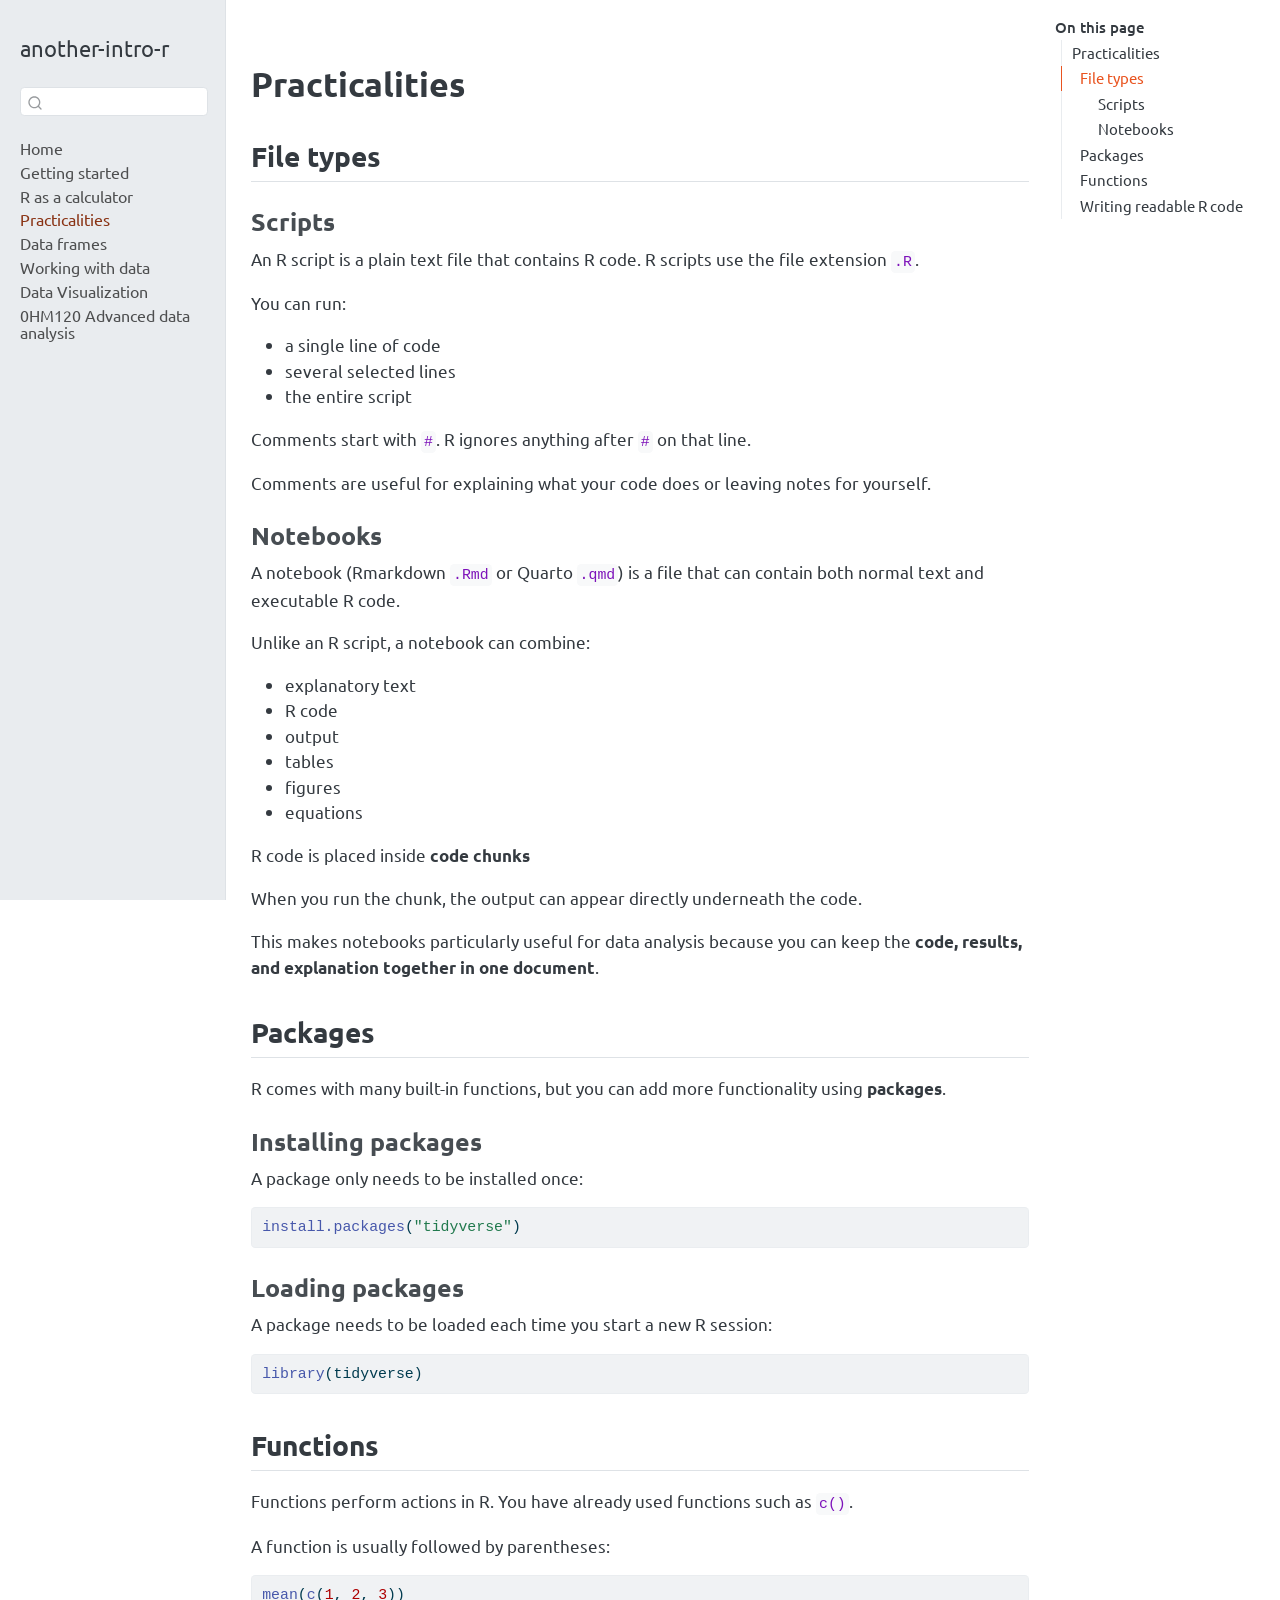
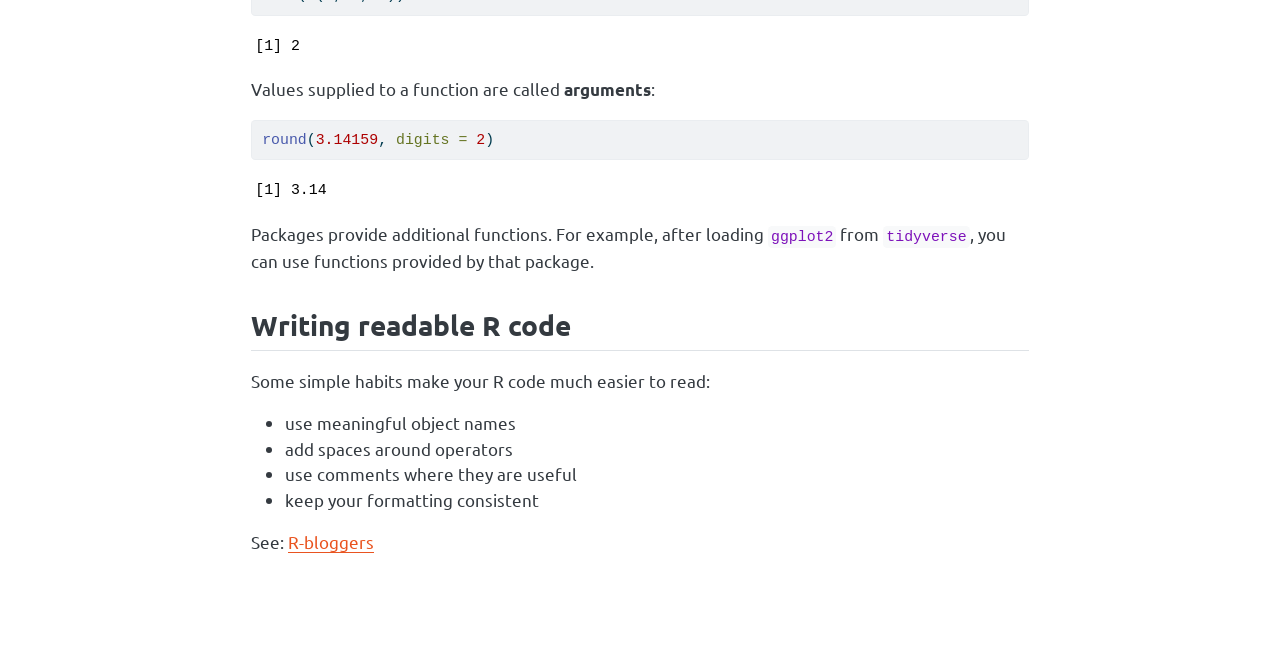
<file: 3.file_types.html>
<!DOCTYPE html>
<html xmlns="http://www.w3.org/1999/xhtml" lang="en" xml:lang="en"><head>

<meta charset="utf-8">
<meta name="generator" content="quarto-1.7.32">

<meta name="viewport" content="width=device-width, initial-scale=1.0, user-scalable=yes">


<title>file_types – another-intro-r</title>
<style>
code{white-space: pre-wrap;}
span.smallcaps{font-variant: small-caps;}
div.columns{display: flex; gap: min(4vw, 1.5em);}
div.column{flex: auto; overflow-x: auto;}
div.hanging-indent{margin-left: 1.5em; text-indent: -1.5em;}
ul.task-list{list-style: none;}
ul.task-list li input[type="checkbox"] {
  width: 0.8em;
  margin: 0 0.8em 0.2em -1em; /* quarto-specific, see https://github.com/quarto-dev/quarto-cli/issues/4556 */ 
  vertical-align: middle;
}
/* CSS for syntax highlighting */
html { -webkit-text-size-adjust: 100%; }
pre > code.sourceCode { white-space: pre; position: relative; }
pre > code.sourceCode > span { display: inline-block; line-height: 1.25; }
pre > code.sourceCode > span:empty { height: 1.2em; }
.sourceCode { overflow: visible; }
code.sourceCode > span { color: inherit; text-decoration: inherit; }
div.sourceCode { margin: 1em 0; }
pre.sourceCode { margin: 0; }
@media screen {
div.sourceCode { overflow: auto; }
}
@media print {
pre > code.sourceCode { white-space: pre-wrap; }
pre > code.sourceCode > span { text-indent: -5em; padding-left: 5em; }
}
pre.numberSource code
  { counter-reset: source-line 0; }
pre.numberSource code > span
  { position: relative; left: -4em; counter-increment: source-line; }
pre.numberSource code > span > a:first-child::before
  { content: counter(source-line);
    position: relative; left: -1em; text-align: right; vertical-align: baseline;
    border: none; display: inline-block;
    -webkit-touch-callout: none; -webkit-user-select: none;
    -khtml-user-select: none; -moz-user-select: none;
    -ms-user-select: none; user-select: none;
    padding: 0 4px; width: 4em;
  }
pre.numberSource { margin-left: 3em;  padding-left: 4px; }
div.sourceCode
  {   }
@media screen {
pre > code.sourceCode > span > a:first-child::before { text-decoration: underline; }
}
</style>


<script src="site_libs/quarto-nav/quarto-nav.js"></script>
<script src="site_libs/quarto-nav/headroom.min.js"></script>
<script src="site_libs/clipboard/clipboard.min.js"></script>
<script src="site_libs/quarto-search/autocomplete.umd.js"></script>
<script src="site_libs/quarto-search/fuse.min.js"></script>
<script src="site_libs/quarto-search/quarto-search.js"></script>
<meta name="quarto:offset" content="./">
<script src="site_libs/quarto-html/quarto.js" type="module"></script>
<script src="site_libs/quarto-html/tabsets/tabsets.js" type="module"></script>
<script src="site_libs/quarto-html/popper.min.js"></script>
<script src="site_libs/quarto-html/tippy.umd.min.js"></script>
<script src="site_libs/quarto-html/anchor.min.js"></script>
<link href="site_libs/quarto-html/tippy.css" rel="stylesheet">
<link href="site_libs/quarto-html/quarto-syntax-highlighting-37eea08aefeeee20ff55810ff984fec1.css" rel="stylesheet" id="quarto-text-highlighting-styles">
<script src="site_libs/bootstrap/bootstrap.min.js"></script>
<link href="site_libs/bootstrap/bootstrap-icons.css" rel="stylesheet">
<link href="site_libs/bootstrap/bootstrap-b2ecd4b050980ac41cf38486c1d32bdc.min.css" rel="stylesheet" append-hash="true" id="quarto-bootstrap" data-mode="light">
<script id="quarto-search-options" type="application/json">{
  "location": "sidebar",
  "copy-button": false,
  "collapse-after": 3,
  "panel-placement": "start",
  "type": "textbox",
  "limit": 50,
  "keyboard-shortcut": [
    "f",
    "/",
    "s"
  ],
  "show-item-context": false,
  "language": {
    "search-no-results-text": "No results",
    "search-matching-documents-text": "matching documents",
    "search-copy-link-title": "Copy link to search",
    "search-hide-matches-text": "Hide additional matches",
    "search-more-match-text": "more match in this document",
    "search-more-matches-text": "more matches in this document",
    "search-clear-button-title": "Clear",
    "search-text-placeholder": "",
    "search-detached-cancel-button-title": "Cancel",
    "search-submit-button-title": "Submit",
    "search-label": "Search"
  }
}</script>


<link rel="stylesheet" href="styles.css">
</head>

<body class="nav-sidebar docked quarto-light">

<div id="quarto-search-results"></div>
  <header id="quarto-header" class="headroom fixed-top">
  <nav class="quarto-secondary-nav">
    <div class="container-fluid d-flex">
      <button type="button" class="quarto-btn-toggle btn" data-bs-toggle="collapse" role="button" data-bs-target=".quarto-sidebar-collapse-item" aria-controls="quarto-sidebar" aria-expanded="false" aria-label="Toggle sidebar navigation" onclick="if (window.quartoToggleHeadroom) { window.quartoToggleHeadroom(); }">
        <i class="bi bi-layout-text-sidebar-reverse"></i>
      </button>
        <nav class="quarto-page-breadcrumbs" aria-label="breadcrumb"><ol class="breadcrumb"><li class="breadcrumb-item"><a href="./3.file_types.html">Practicalities</a></li></ol></nav>
        <a class="flex-grow-1" role="navigation" data-bs-toggle="collapse" data-bs-target=".quarto-sidebar-collapse-item" aria-controls="quarto-sidebar" aria-expanded="false" aria-label="Toggle sidebar navigation" onclick="if (window.quartoToggleHeadroom) { window.quartoToggleHeadroom(); }">      
        </a>
      <button type="button" class="btn quarto-search-button" aria-label="Search" onclick="window.quartoOpenSearch();">
        <i class="bi bi-search"></i>
      </button>
    </div>
  </nav>
</header>
<!-- content -->
<div id="quarto-content" class="quarto-container page-columns page-rows-contents page-layout-article">
<!-- sidebar -->
  <nav id="quarto-sidebar" class="sidebar collapse collapse-horizontal quarto-sidebar-collapse-item sidebar-navigation docked overflow-auto">
    <div class="pt-lg-2 mt-2 text-left sidebar-header">
    <div class="sidebar-title mb-0 py-0">
      <a href="./">another-intro-r</a> 
    </div>
      </div>
        <div class="mt-2 flex-shrink-0 align-items-center">
        <div class="sidebar-search">
        <div id="quarto-search" class="" title="Search"></div>
        </div>
        </div>
    <div class="sidebar-menu-container"> 
    <ul class="list-unstyled mt-1">
        <li class="sidebar-item">
  <div class="sidebar-item-container"> 
  <a href="./index.html" class="sidebar-item-text sidebar-link">
 <span class="menu-text">Home</span></a>
  </div>
</li>
        <li class="sidebar-item">
  <div class="sidebar-item-container"> 
  <a href="./1.getting_started.html" class="sidebar-item-text sidebar-link">
 <span class="menu-text">Getting started</span></a>
  </div>
</li>
        <li class="sidebar-item">
  <div class="sidebar-item-container"> 
  <a href="./2.calculateR.html" class="sidebar-item-text sidebar-link">
 <span class="menu-text">R as a calculator</span></a>
  </div>
</li>
        <li class="sidebar-item">
  <div class="sidebar-item-container"> 
  <a href="./3.file_types.html" class="sidebar-item-text sidebar-link active">
 <span class="menu-text">Practicalities</span></a>
  </div>
</li>
        <li class="sidebar-item">
  <div class="sidebar-item-container"> 
  <a href="./4.dataframes.html" class="sidebar-item-text sidebar-link">
 <span class="menu-text">Data frames</span></a>
  </div>
</li>
        <li class="sidebar-item">
  <div class="sidebar-item-container"> 
  <a href="./5.working_with_data.html" class="sidebar-item-text sidebar-link">
 <span class="menu-text">Working with data</span></a>
  </div>
</li>
        <li class="sidebar-item">
  <div class="sidebar-item-container"> 
  <a href="./6.data_vis.html" class="sidebar-item-text sidebar-link">
 <span class="menu-text">Data Visualization</span></a>
  </div>
</li>
        <li class="sidebar-item">
  <div class="sidebar-item-container"> 
  <a href="./course_matterial.html" class="sidebar-item-text sidebar-link">
 <span class="menu-text">0HM120 Advanced data analysis</span></a>
  </div>
</li>
    </ul>
    </div>
</nav>
<div id="quarto-sidebar-glass" class="quarto-sidebar-collapse-item" data-bs-toggle="collapse" data-bs-target=".quarto-sidebar-collapse-item"></div>
<!-- margin-sidebar -->
    <div id="quarto-margin-sidebar" class="sidebar margin-sidebar">
        <nav id="TOC" role="doc-toc" class="toc-active">
    <h2 id="toc-title">On this page</h2>
   
  <ul>
  <li><a href="#practicalities" id="toc-practicalities" class="nav-link active" data-scroll-target="#practicalities">Practicalities</a>
  <ul class="collapse">
  <li><a href="#file-types" id="toc-file-types" class="nav-link" data-scroll-target="#file-types">File types</a>
  <ul class="collapse">
  <li><a href="#scripts" id="toc-scripts" class="nav-link" data-scroll-target="#scripts">Scripts</a></li>
  <li><a href="#notebooks" id="toc-notebooks" class="nav-link" data-scroll-target="#notebooks">Notebooks</a></li>
  </ul></li>
  <li><a href="#packages" id="toc-packages" class="nav-link" data-scroll-target="#packages">Packages</a>
  <ul class="collapse">
  <li><a href="#installing-packages" id="toc-installing-packages" class="nav-link" data-scroll-target="#installing-packages">Installing packages</a></li>
  <li><a href="#loading-packages" id="toc-loading-packages" class="nav-link" data-scroll-target="#loading-packages">Loading packages</a></li>
  </ul></li>
  <li><a href="#functions" id="toc-functions" class="nav-link" data-scroll-target="#functions">Functions</a></li>
  <li><a href="#writing-readable-r-code" id="toc-writing-readable-r-code" class="nav-link" data-scroll-target="#writing-readable-r-code">Writing readable R code</a></li>
  </ul></li>
  </ul>
</nav>
    </div>
<!-- main -->
<main class="content" id="quarto-document-content"><header id="title-block-header" class="quarto-title-block"></header>




<section id="practicalities" class="level1">
<h1>Practicalities</h1>
<section id="file-types" class="level2">
<h2 class="anchored" data-anchor-id="file-types">File types</h2>
<section id="scripts" class="level3">
<h3 class="anchored" data-anchor-id="scripts">Scripts</h3>
<p>An R script is a plain text file that contains R code. R scripts use the file extension <code>.R</code>.</p>
<p>You can run:</p>
<ul>
<li>a single line of code</li>
<li>several selected lines</li>
<li>the entire script</li>
</ul>
<p>Comments start with <code>#</code>. R ignores anything after <code>#</code> on that line.</p>
<p>Comments are useful for explaining what your code does or leaving notes for yourself.</p>
</section>
<section id="notebooks" class="level3">
<h3 class="anchored" data-anchor-id="notebooks">Notebooks</h3>
<p>A notebook (Rmarkdown <code>.Rmd</code> or Quarto <code>.qmd</code>) is a file that can contain both normal text and executable R code.</p>
<p>Unlike an R script, a notebook can combine:</p>
<ul>
<li>explanatory text</li>
<li>R code</li>
<li>output</li>
<li>tables</li>
<li>figures</li>
<li>equations</li>
</ul>
<p>R code is placed inside <strong>code chunks</strong></p>
<p>When you run the chunk, the output can appear directly underneath the code.</p>
<p>This makes notebooks particularly useful for data analysis because you can keep the <strong>code, results, and explanation together in one document</strong>.</p>
</section>
</section>
<section id="packages" class="level2">
<h2 class="anchored" data-anchor-id="packages">Packages</h2>
<p>R comes with many built-in functions, but you can add more functionality using <strong>packages</strong>.</p>
<section id="installing-packages" class="level3">
<h3 class="anchored" data-anchor-id="installing-packages">Installing packages</h3>
<p>A package only needs to be installed once:</p>
<div class="sourceCode" id="cb1"><pre class="sourceCode r code-with-copy"><code class="sourceCode r"><span id="cb1-1"><a href="#cb1-1" aria-hidden="true" tabindex="-1"></a><span class="fu">install.packages</span>(<span class="st">"tidyverse"</span>)</span></code><button title="Copy to Clipboard" class="code-copy-button"><i class="bi"></i></button></pre></div>
</section>
<section id="loading-packages" class="level3">
<h3 class="anchored" data-anchor-id="loading-packages">Loading packages</h3>
<p>A package needs to be loaded each time you start a new R session:</p>
<div class="sourceCode" id="cb2"><pre class="sourceCode r code-with-copy"><code class="sourceCode r"><span id="cb2-1"><a href="#cb2-1" aria-hidden="true" tabindex="-1"></a><span class="fu">library</span>(tidyverse)</span></code><button title="Copy to Clipboard" class="code-copy-button"><i class="bi"></i></button></pre></div>
</section>
</section>
<section id="functions" class="level2">
<h2 class="anchored" data-anchor-id="functions">Functions</h2>
<p>Functions perform actions in R. You have already used functions such as <code>c()</code>.</p>
<p>A function is usually followed by parentheses:</p>
<div class="cell">
<div class="sourceCode cell-code" id="cb3"><pre class="sourceCode r code-with-copy"><code class="sourceCode r"><span id="cb3-1"><a href="#cb3-1" aria-hidden="true" tabindex="-1"></a><span class="fu">mean</span>(<span class="fu">c</span>(<span class="dv">1</span>, <span class="dv">2</span>, <span class="dv">3</span>))</span></code><button title="Copy to Clipboard" class="code-copy-button"><i class="bi"></i></button></pre></div>
<div class="cell-output cell-output-stdout">
<pre><code>[1] 2</code></pre>
</div>
</div>
<p>Values supplied to a function are called <strong>arguments</strong>:</p>
<div class="cell">
<div class="sourceCode cell-code" id="cb5"><pre class="sourceCode r code-with-copy"><code class="sourceCode r"><span id="cb5-1"><a href="#cb5-1" aria-hidden="true" tabindex="-1"></a><span class="fu">round</span>(<span class="fl">3.14159</span>, <span class="at">digits =</span> <span class="dv">2</span>)</span></code><button title="Copy to Clipboard" class="code-copy-button"><i class="bi"></i></button></pre></div>
<div class="cell-output cell-output-stdout">
<pre><code>[1] 3.14</code></pre>
</div>
</div>
<p>Packages provide additional functions. For example, after loading <code>ggplot2</code> from <code>tidyverse</code>, you can use functions provided by that package.</p>
</section>
<section id="writing-readable-r-code" class="level2">
<h2 class="anchored" data-anchor-id="writing-readable-r-code">Writing readable R code</h2>
<p>Some simple habits make your R code much easier to read:</p>
<ul>
<li>use meaningful object names</li>
<li>add spaces around operators</li>
<li>use comments where they are useful</li>
<li>keep your formatting consistent</li>
</ul>
<p>See: <a href="https://www.r-bloggers.com/2018/09/r-code-best-practices/">R-bloggers</a></p>


</section>
</section>

</main> <!-- /main -->
<script id="quarto-html-after-body" type="application/javascript">
  window.document.addEventListener("DOMContentLoaded", function (event) {
    const icon = "";
    const anchorJS = new window.AnchorJS();
    anchorJS.options = {
      placement: 'right',
      icon: icon
    };
    anchorJS.add('.anchored');
    const isCodeAnnotation = (el) => {
      for (const clz of el.classList) {
        if (clz.startsWith('code-annotation-')) {                     
          return true;
        }
      }
      return false;
    }
    const onCopySuccess = function(e) {
      // button target
      const button = e.trigger;
      // don't keep focus
      button.blur();
      // flash "checked"
      button.classList.add('code-copy-button-checked');
      var currentTitle = button.getAttribute("title");
      button.setAttribute("title", "Copied!");
      let tooltip;
      if (window.bootstrap) {
        button.setAttribute("data-bs-toggle", "tooltip");
        button.setAttribute("data-bs-placement", "left");
        button.setAttribute("data-bs-title", "Copied!");
        tooltip = new bootstrap.Tooltip(button, 
          { trigger: "manual", 
            customClass: "code-copy-button-tooltip",
            offset: [0, -8]});
        tooltip.show();    
      }
      setTimeout(function() {
        if (tooltip) {
          tooltip.hide();
          button.removeAttribute("data-bs-title");
          button.removeAttribute("data-bs-toggle");
          button.removeAttribute("data-bs-placement");
        }
        button.setAttribute("title", currentTitle);
        button.classList.remove('code-copy-button-checked');
      }, 1000);
      // clear code selection
      e.clearSelection();
    }
    const getTextToCopy = function(trigger) {
        const codeEl = trigger.previousElementSibling.cloneNode(true);
        for (const childEl of codeEl.children) {
          if (isCodeAnnotation(childEl)) {
            childEl.remove();
          }
        }
        return codeEl.innerText;
    }
    const clipboard = new window.ClipboardJS('.code-copy-button:not([data-in-quarto-modal])', {
      text: getTextToCopy
    });
    clipboard.on('success', onCopySuccess);
    if (window.document.getElementById('quarto-embedded-source-code-modal')) {
      const clipboardModal = new window.ClipboardJS('.code-copy-button[data-in-quarto-modal]', {
        text: getTextToCopy,
        container: window.document.getElementById('quarto-embedded-source-code-modal')
      });
      clipboardModal.on('success', onCopySuccess);
    }
      var localhostRegex = new RegExp(/^(?:http|https):\/\/localhost\:?[0-9]*\//);
      var mailtoRegex = new RegExp(/^mailto:/);
        var filterRegex = new RegExp("https:\/\/N-Leach\.github\.io\/another-intro-r\/");
      var isInternal = (href) => {
          return filterRegex.test(href) || localhostRegex.test(href) || mailtoRegex.test(href);
      }
      // Inspect non-navigation links and adorn them if external
     var links = window.document.querySelectorAll('a[href]:not(.nav-link):not(.navbar-brand):not(.toc-action):not(.sidebar-link):not(.sidebar-item-toggle):not(.pagination-link):not(.no-external):not([aria-hidden]):not(.dropdown-item):not(.quarto-navigation-tool):not(.about-link)');
      for (var i=0; i<links.length; i++) {
        const link = links[i];
        if (!isInternal(link.href)) {
          // undo the damage that might have been done by quarto-nav.js in the case of
          // links that we want to consider external
          if (link.dataset.originalHref !== undefined) {
            link.href = link.dataset.originalHref;
          }
        }
      }
    function tippyHover(el, contentFn, onTriggerFn, onUntriggerFn) {
      const config = {
        allowHTML: true,
        maxWidth: 500,
        delay: 100,
        arrow: false,
        appendTo: function(el) {
            return el.parentElement;
        },
        interactive: true,
        interactiveBorder: 10,
        theme: 'quarto',
        placement: 'bottom-start',
      };
      if (contentFn) {
        config.content = contentFn;
      }
      if (onTriggerFn) {
        config.onTrigger = onTriggerFn;
      }
      if (onUntriggerFn) {
        config.onUntrigger = onUntriggerFn;
      }
      window.tippy(el, config); 
    }
    const noterefs = window.document.querySelectorAll('a[role="doc-noteref"]');
    for (var i=0; i<noterefs.length; i++) {
      const ref = noterefs[i];
      tippyHover(ref, function() {
        // use id or data attribute instead here
        let href = ref.getAttribute('data-footnote-href') || ref.getAttribute('href');
        try { href = new URL(href).hash; } catch {}
        const id = href.replace(/^#\/?/, "");
        const note = window.document.getElementById(id);
        if (note) {
          return note.innerHTML;
        } else {
          return "";
        }
      });
    }
    const xrefs = window.document.querySelectorAll('a.quarto-xref');
    const processXRef = (id, note) => {
      // Strip column container classes
      const stripColumnClz = (el) => {
        el.classList.remove("page-full", "page-columns");
        if (el.children) {
          for (const child of el.children) {
            stripColumnClz(child);
          }
        }
      }
      stripColumnClz(note)
      if (id === null || id.startsWith('sec-')) {
        // Special case sections, only their first couple elements
        const container = document.createElement("div");
        if (note.children && note.children.length > 2) {
          container.appendChild(note.children[0].cloneNode(true));
          for (let i = 1; i < note.children.length; i++) {
            const child = note.children[i];
            if (child.tagName === "P" && child.innerText === "") {
              continue;
            } else {
              container.appendChild(child.cloneNode(true));
              break;
            }
          }
          if (window.Quarto?.typesetMath) {
            window.Quarto.typesetMath(container);
          }
          return container.innerHTML
        } else {
          if (window.Quarto?.typesetMath) {
            window.Quarto.typesetMath(note);
          }
          return note.innerHTML;
        }
      } else {
        // Remove any anchor links if they are present
        const anchorLink = note.querySelector('a.anchorjs-link');
        if (anchorLink) {
          anchorLink.remove();
        }
        if (window.Quarto?.typesetMath) {
          window.Quarto.typesetMath(note);
        }
        if (note.classList.contains("callout")) {
          return note.outerHTML;
        } else {
          return note.innerHTML;
        }
      }
    }
    for (var i=0; i<xrefs.length; i++) {
      const xref = xrefs[i];
      tippyHover(xref, undefined, function(instance) {
        instance.disable();
        let url = xref.getAttribute('href');
        let hash = undefined; 
        if (url.startsWith('#')) {
          hash = url;
        } else {
          try { hash = new URL(url).hash; } catch {}
        }
        if (hash) {
          const id = hash.replace(/^#\/?/, "");
          const note = window.document.getElementById(id);
          if (note !== null) {
            try {
              const html = processXRef(id, note.cloneNode(true));
              instance.setContent(html);
            } finally {
              instance.enable();
              instance.show();
            }
          } else {
            // See if we can fetch this
            fetch(url.split('#')[0])
            .then(res => res.text())
            .then(html => {
              const parser = new DOMParser();
              const htmlDoc = parser.parseFromString(html, "text/html");
              const note = htmlDoc.getElementById(id);
              if (note !== null) {
                const html = processXRef(id, note);
                instance.setContent(html);
              } 
            }).finally(() => {
              instance.enable();
              instance.show();
            });
          }
        } else {
          // See if we can fetch a full url (with no hash to target)
          // This is a special case and we should probably do some content thinning / targeting
          fetch(url)
          .then(res => res.text())
          .then(html => {
            const parser = new DOMParser();
            const htmlDoc = parser.parseFromString(html, "text/html");
            const note = htmlDoc.querySelector('main.content');
            if (note !== null) {
              // This should only happen for chapter cross references
              // (since there is no id in the URL)
              // remove the first header
              if (note.children.length > 0 && note.children[0].tagName === "HEADER") {
                note.children[0].remove();
              }
              const html = processXRef(null, note);
              instance.setContent(html);
            } 
          }).finally(() => {
            instance.enable();
            instance.show();
          });
        }
      }, function(instance) {
      });
    }
        let selectedAnnoteEl;
        const selectorForAnnotation = ( cell, annotation) => {
          let cellAttr = 'data-code-cell="' + cell + '"';
          let lineAttr = 'data-code-annotation="' +  annotation + '"';
          const selector = 'span[' + cellAttr + '][' + lineAttr + ']';
          return selector;
        }
        const selectCodeLines = (annoteEl) => {
          const doc = window.document;
          const targetCell = annoteEl.getAttribute("data-target-cell");
          const targetAnnotation = annoteEl.getAttribute("data-target-annotation");
          const annoteSpan = window.document.querySelector(selectorForAnnotation(targetCell, targetAnnotation));
          const lines = annoteSpan.getAttribute("data-code-lines").split(",");
          const lineIds = lines.map((line) => {
            return targetCell + "-" + line;
          })
          let top = null;
          let height = null;
          let parent = null;
          if (lineIds.length > 0) {
              //compute the position of the single el (top and bottom and make a div)
              const el = window.document.getElementById(lineIds[0]);
              top = el.offsetTop;
              height = el.offsetHeight;
              parent = el.parentElement.parentElement;
            if (lineIds.length > 1) {
              const lastEl = window.document.getElementById(lineIds[lineIds.length - 1]);
              const bottom = lastEl.offsetTop + lastEl.offsetHeight;
              height = bottom - top;
            }
            if (top !== null && height !== null && parent !== null) {
              // cook up a div (if necessary) and position it 
              let div = window.document.getElementById("code-annotation-line-highlight");
              if (div === null) {
                div = window.document.createElement("div");
                div.setAttribute("id", "code-annotation-line-highlight");
                div.style.position = 'absolute';
                parent.appendChild(div);
              }
              div.style.top = top - 2 + "px";
              div.style.height = height + 4 + "px";
              div.style.left = 0;
              let gutterDiv = window.document.getElementById("code-annotation-line-highlight-gutter");
              if (gutterDiv === null) {
                gutterDiv = window.document.createElement("div");
                gutterDiv.setAttribute("id", "code-annotation-line-highlight-gutter");
                gutterDiv.style.position = 'absolute';
                const codeCell = window.document.getElementById(targetCell);
                const gutter = codeCell.querySelector('.code-annotation-gutter');
                gutter.appendChild(gutterDiv);
              }
              gutterDiv.style.top = top - 2 + "px";
              gutterDiv.style.height = height + 4 + "px";
            }
            selectedAnnoteEl = annoteEl;
          }
        };
        const unselectCodeLines = () => {
          const elementsIds = ["code-annotation-line-highlight", "code-annotation-line-highlight-gutter"];
          elementsIds.forEach((elId) => {
            const div = window.document.getElementById(elId);
            if (div) {
              div.remove();
            }
          });
          selectedAnnoteEl = undefined;
        };
          // Handle positioning of the toggle
      window.addEventListener(
        "resize",
        throttle(() => {
          elRect = undefined;
          if (selectedAnnoteEl) {
            selectCodeLines(selectedAnnoteEl);
          }
        }, 10)
      );
      function throttle(fn, ms) {
      let throttle = false;
      let timer;
        return (...args) => {
          if(!throttle) { // first call gets through
              fn.apply(this, args);
              throttle = true;
          } else { // all the others get throttled
              if(timer) clearTimeout(timer); // cancel #2
              timer = setTimeout(() => {
                fn.apply(this, args);
                timer = throttle = false;
              }, ms);
          }
        };
      }
        // Attach click handler to the DT
        const annoteDls = window.document.querySelectorAll('dt[data-target-cell]');
        for (const annoteDlNode of annoteDls) {
          annoteDlNode.addEventListener('click', (event) => {
            const clickedEl = event.target;
            if (clickedEl !== selectedAnnoteEl) {
              unselectCodeLines();
              const activeEl = window.document.querySelector('dt[data-target-cell].code-annotation-active');
              if (activeEl) {
                activeEl.classList.remove('code-annotation-active');
              }
              selectCodeLines(clickedEl);
              clickedEl.classList.add('code-annotation-active');
            } else {
              // Unselect the line
              unselectCodeLines();
              clickedEl.classList.remove('code-annotation-active');
            }
          });
        }
    const findCites = (el) => {
      const parentEl = el.parentElement;
      if (parentEl) {
        const cites = parentEl.dataset.cites;
        if (cites) {
          return {
            el,
            cites: cites.split(' ')
          };
        } else {
          return findCites(el.parentElement)
        }
      } else {
        return undefined;
      }
    };
    var bibliorefs = window.document.querySelectorAll('a[role="doc-biblioref"]');
    for (var i=0; i<bibliorefs.length; i++) {
      const ref = bibliorefs[i];
      const citeInfo = findCites(ref);
      if (citeInfo) {
        tippyHover(citeInfo.el, function() {
          var popup = window.document.createElement('div');
          citeInfo.cites.forEach(function(cite) {
            var citeDiv = window.document.createElement('div');
            citeDiv.classList.add('hanging-indent');
            citeDiv.classList.add('csl-entry');
            var biblioDiv = window.document.getElementById('ref-' + cite);
            if (biblioDiv) {
              citeDiv.innerHTML = biblioDiv.innerHTML;
            }
            popup.appendChild(citeDiv);
          });
          return popup.innerHTML;
        });
      }
    }
  });
  </script>
</div> <!-- /content -->




</body></html>
</file>
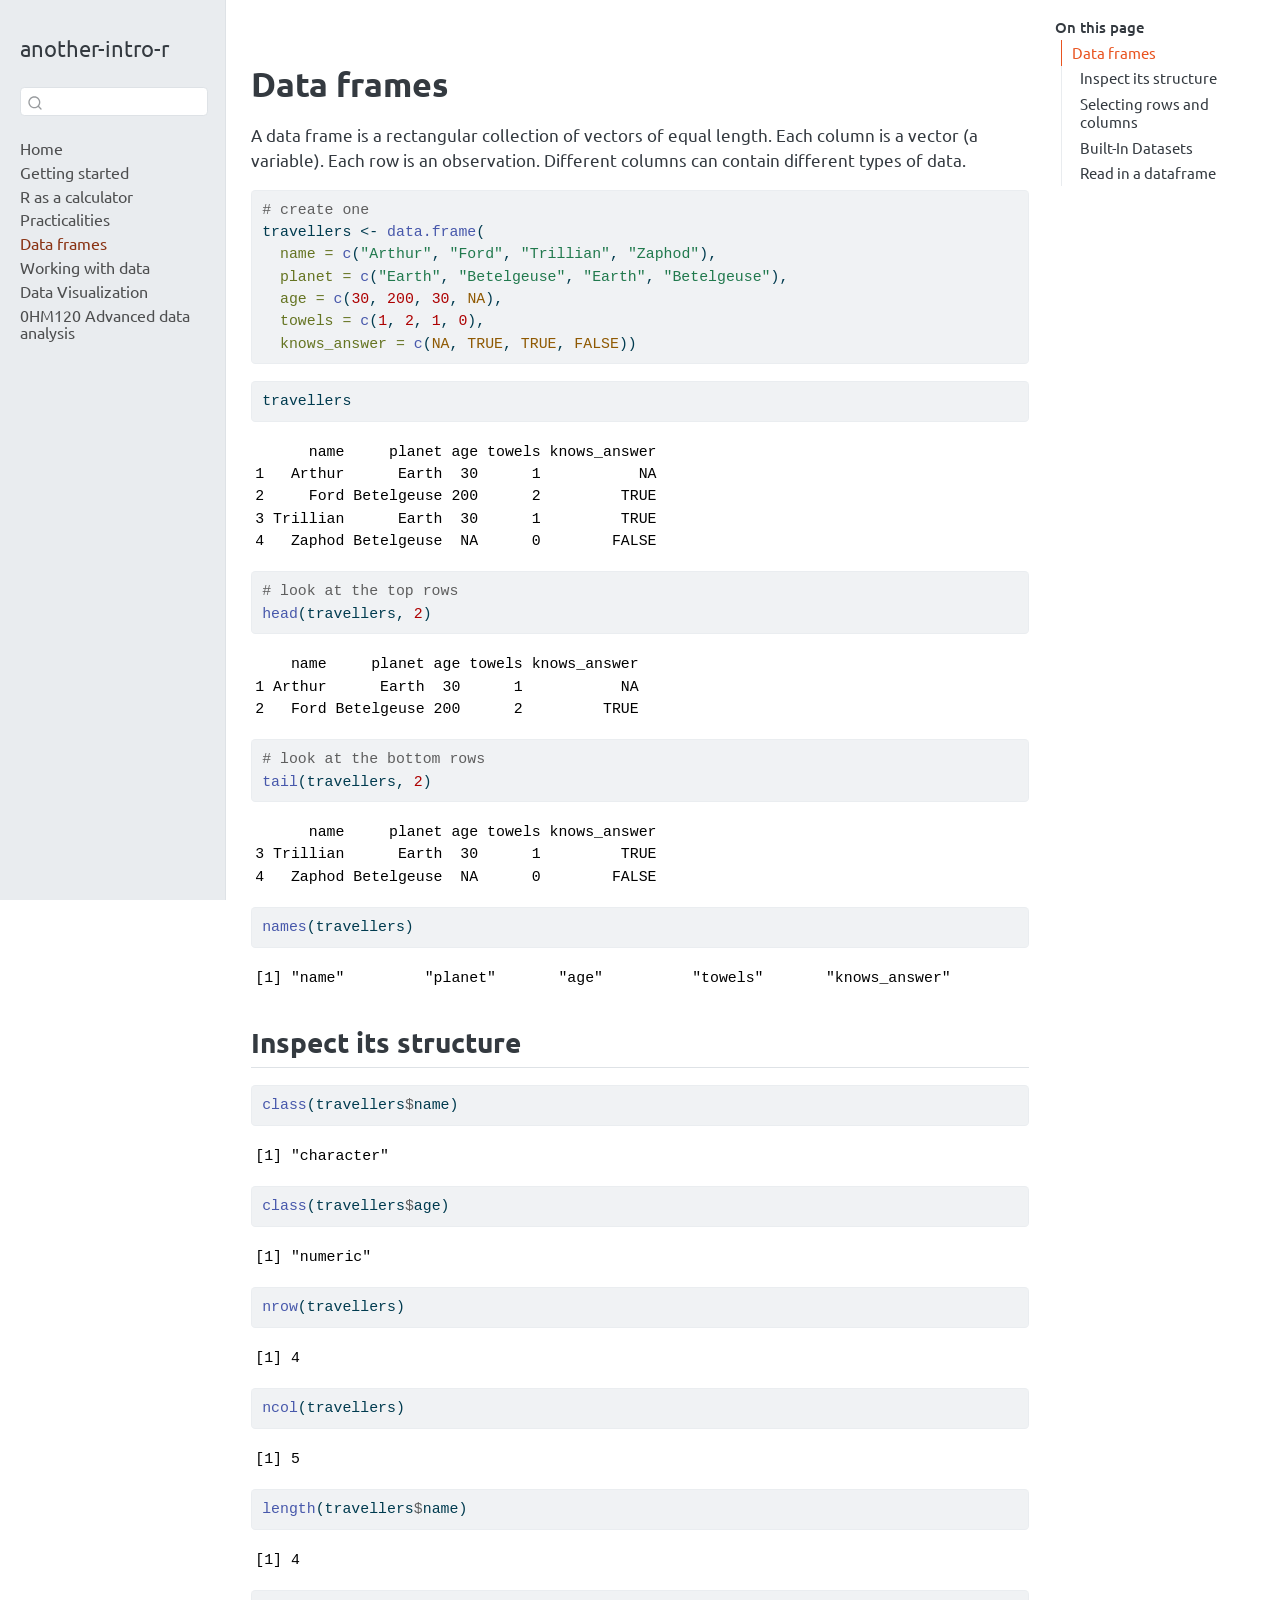
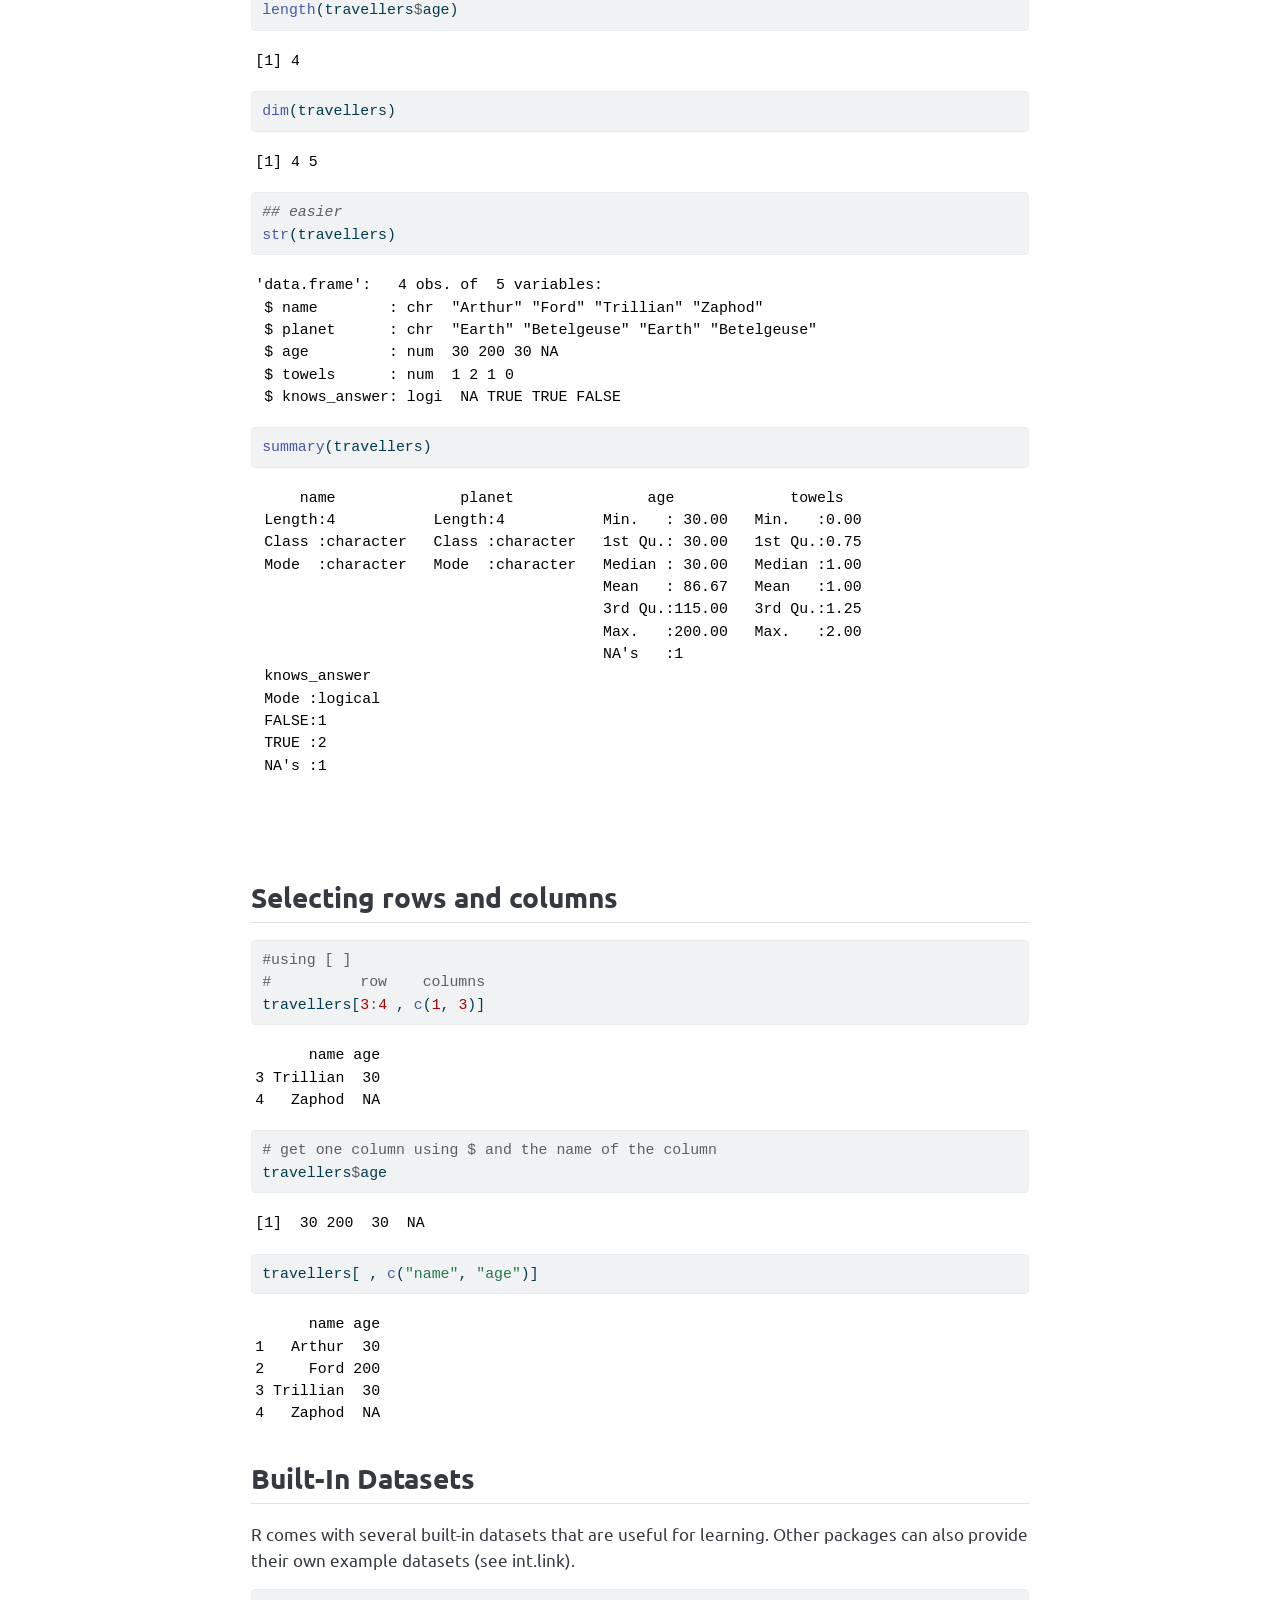
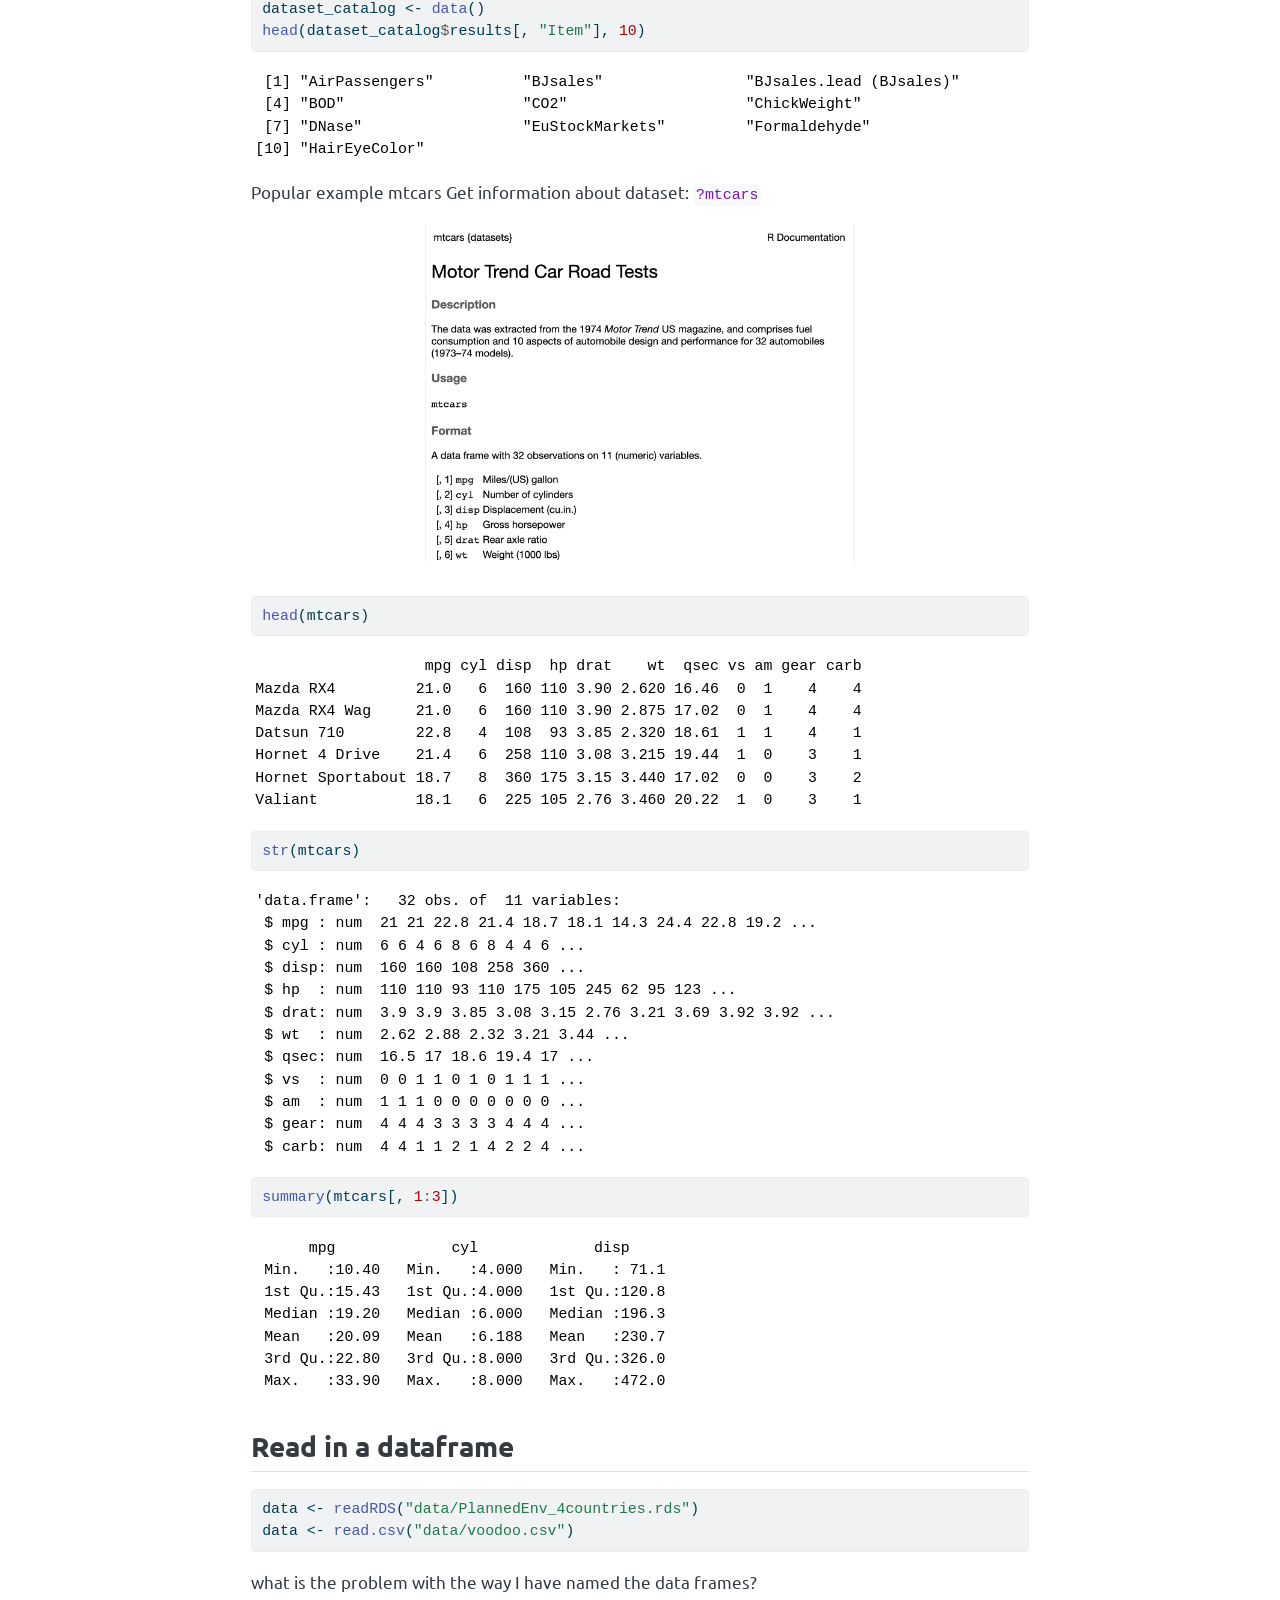
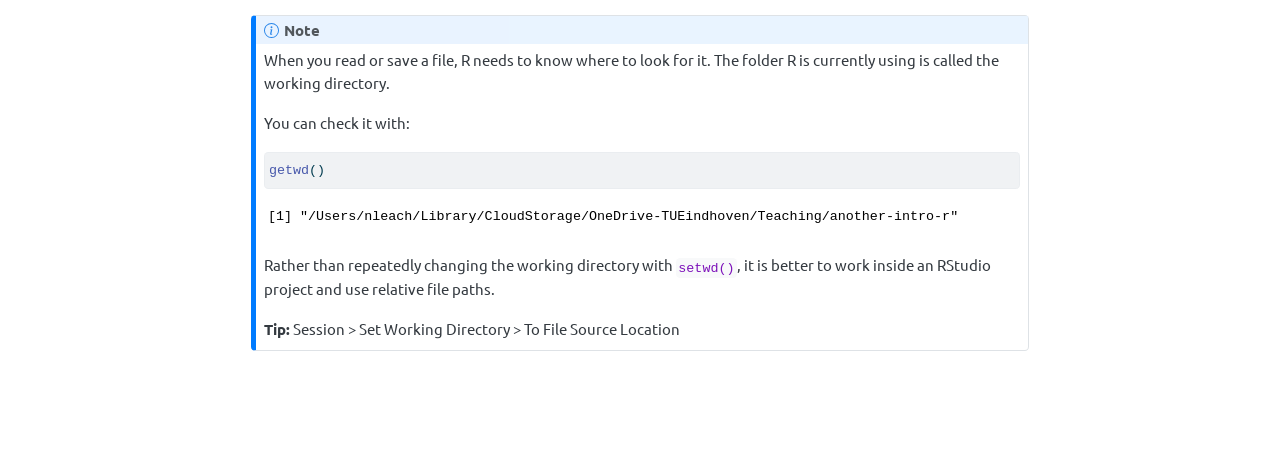
<file: 4.dataframes.html>
<!DOCTYPE html>
<html xmlns="http://www.w3.org/1999/xhtml" lang="en" xml:lang="en"><head>

<meta charset="utf-8">
<meta name="generator" content="quarto-1.7.32">

<meta name="viewport" content="width=device-width, initial-scale=1.0, user-scalable=yes">


<title>dataframes – another-intro-r</title>
<style>
code{white-space: pre-wrap;}
span.smallcaps{font-variant: small-caps;}
div.columns{display: flex; gap: min(4vw, 1.5em);}
div.column{flex: auto; overflow-x: auto;}
div.hanging-indent{margin-left: 1.5em; text-indent: -1.5em;}
ul.task-list{list-style: none;}
ul.task-list li input[type="checkbox"] {
  width: 0.8em;
  margin: 0 0.8em 0.2em -1em; /* quarto-specific, see https://github.com/quarto-dev/quarto-cli/issues/4556 */ 
  vertical-align: middle;
}
/* CSS for syntax highlighting */
html { -webkit-text-size-adjust: 100%; }
pre > code.sourceCode { white-space: pre; position: relative; }
pre > code.sourceCode > span { display: inline-block; line-height: 1.25; }
pre > code.sourceCode > span:empty { height: 1.2em; }
.sourceCode { overflow: visible; }
code.sourceCode > span { color: inherit; text-decoration: inherit; }
div.sourceCode { margin: 1em 0; }
pre.sourceCode { margin: 0; }
@media screen {
div.sourceCode { overflow: auto; }
}
@media print {
pre > code.sourceCode { white-space: pre-wrap; }
pre > code.sourceCode > span { text-indent: -5em; padding-left: 5em; }
}
pre.numberSource code
  { counter-reset: source-line 0; }
pre.numberSource code > span
  { position: relative; left: -4em; counter-increment: source-line; }
pre.numberSource code > span > a:first-child::before
  { content: counter(source-line);
    position: relative; left: -1em; text-align: right; vertical-align: baseline;
    border: none; display: inline-block;
    -webkit-touch-callout: none; -webkit-user-select: none;
    -khtml-user-select: none; -moz-user-select: none;
    -ms-user-select: none; user-select: none;
    padding: 0 4px; width: 4em;
  }
pre.numberSource { margin-left: 3em;  padding-left: 4px; }
div.sourceCode
  {   }
@media screen {
pre > code.sourceCode > span > a:first-child::before { text-decoration: underline; }
}
</style>


<script src="site_libs/quarto-nav/quarto-nav.js"></script>
<script src="site_libs/quarto-nav/headroom.min.js"></script>
<script src="site_libs/clipboard/clipboard.min.js"></script>
<script src="site_libs/quarto-search/autocomplete.umd.js"></script>
<script src="site_libs/quarto-search/fuse.min.js"></script>
<script src="site_libs/quarto-search/quarto-search.js"></script>
<meta name="quarto:offset" content="./">
<script src="site_libs/quarto-html/quarto.js" type="module"></script>
<script src="site_libs/quarto-html/tabsets/tabsets.js" type="module"></script>
<script src="site_libs/quarto-html/popper.min.js"></script>
<script src="site_libs/quarto-html/tippy.umd.min.js"></script>
<script src="site_libs/quarto-html/anchor.min.js"></script>
<link href="site_libs/quarto-html/tippy.css" rel="stylesheet">
<link href="site_libs/quarto-html/quarto-syntax-highlighting-37eea08aefeeee20ff55810ff984fec1.css" rel="stylesheet" id="quarto-text-highlighting-styles">
<script src="site_libs/bootstrap/bootstrap.min.js"></script>
<link href="site_libs/bootstrap/bootstrap-icons.css" rel="stylesheet">
<link href="site_libs/bootstrap/bootstrap-b2ecd4b050980ac41cf38486c1d32bdc.min.css" rel="stylesheet" append-hash="true" id="quarto-bootstrap" data-mode="light">
<script id="quarto-search-options" type="application/json">{
  "location": "sidebar",
  "copy-button": false,
  "collapse-after": 3,
  "panel-placement": "start",
  "type": "textbox",
  "limit": 50,
  "keyboard-shortcut": [
    "f",
    "/",
    "s"
  ],
  "show-item-context": false,
  "language": {
    "search-no-results-text": "No results",
    "search-matching-documents-text": "matching documents",
    "search-copy-link-title": "Copy link to search",
    "search-hide-matches-text": "Hide additional matches",
    "search-more-match-text": "more match in this document",
    "search-more-matches-text": "more matches in this document",
    "search-clear-button-title": "Clear",
    "search-text-placeholder": "",
    "search-detached-cancel-button-title": "Cancel",
    "search-submit-button-title": "Submit",
    "search-label": "Search"
  }
}</script>


<link rel="stylesheet" href="styles.css">
</head>

<body class="nav-sidebar docked quarto-light">

<div id="quarto-search-results"></div>
  <header id="quarto-header" class="headroom fixed-top">
  <nav class="quarto-secondary-nav">
    <div class="container-fluid d-flex">
      <button type="button" class="quarto-btn-toggle btn" data-bs-toggle="collapse" role="button" data-bs-target=".quarto-sidebar-collapse-item" aria-controls="quarto-sidebar" aria-expanded="false" aria-label="Toggle sidebar navigation" onclick="if (window.quartoToggleHeadroom) { window.quartoToggleHeadroom(); }">
        <i class="bi bi-layout-text-sidebar-reverse"></i>
      </button>
        <nav class="quarto-page-breadcrumbs" aria-label="breadcrumb"><ol class="breadcrumb"><li class="breadcrumb-item"><a href="./4.dataframes.html">Data frames</a></li></ol></nav>
        <a class="flex-grow-1" role="navigation" data-bs-toggle="collapse" data-bs-target=".quarto-sidebar-collapse-item" aria-controls="quarto-sidebar" aria-expanded="false" aria-label="Toggle sidebar navigation" onclick="if (window.quartoToggleHeadroom) { window.quartoToggleHeadroom(); }">      
        </a>
      <button type="button" class="btn quarto-search-button" aria-label="Search" onclick="window.quartoOpenSearch();">
        <i class="bi bi-search"></i>
      </button>
    </div>
  </nav>
</header>
<!-- content -->
<div id="quarto-content" class="quarto-container page-columns page-rows-contents page-layout-article">
<!-- sidebar -->
  <nav id="quarto-sidebar" class="sidebar collapse collapse-horizontal quarto-sidebar-collapse-item sidebar-navigation docked overflow-auto">
    <div class="pt-lg-2 mt-2 text-left sidebar-header">
    <div class="sidebar-title mb-0 py-0">
      <a href="./">another-intro-r</a> 
    </div>
      </div>
        <div class="mt-2 flex-shrink-0 align-items-center">
        <div class="sidebar-search">
        <div id="quarto-search" class="" title="Search"></div>
        </div>
        </div>
    <div class="sidebar-menu-container"> 
    <ul class="list-unstyled mt-1">
        <li class="sidebar-item">
  <div class="sidebar-item-container"> 
  <a href="./index.html" class="sidebar-item-text sidebar-link">
 <span class="menu-text">Home</span></a>
  </div>
</li>
        <li class="sidebar-item">
  <div class="sidebar-item-container"> 
  <a href="./1.getting_started.html" class="sidebar-item-text sidebar-link">
 <span class="menu-text">Getting started</span></a>
  </div>
</li>
        <li class="sidebar-item">
  <div class="sidebar-item-container"> 
  <a href="./2.calculateR.html" class="sidebar-item-text sidebar-link">
 <span class="menu-text">R as a calculator</span></a>
  </div>
</li>
        <li class="sidebar-item">
  <div class="sidebar-item-container"> 
  <a href="./3.file_types.html" class="sidebar-item-text sidebar-link">
 <span class="menu-text">Practicalities</span></a>
  </div>
</li>
        <li class="sidebar-item">
  <div class="sidebar-item-container"> 
  <a href="./4.dataframes.html" class="sidebar-item-text sidebar-link active">
 <span class="menu-text">Data frames</span></a>
  </div>
</li>
        <li class="sidebar-item">
  <div class="sidebar-item-container"> 
  <a href="./5.working_with_data.html" class="sidebar-item-text sidebar-link">
 <span class="menu-text">Working with data</span></a>
  </div>
</li>
        <li class="sidebar-item">
  <div class="sidebar-item-container"> 
  <a href="./6.data_vis.html" class="sidebar-item-text sidebar-link">
 <span class="menu-text">Data Visualization</span></a>
  </div>
</li>
        <li class="sidebar-item">
  <div class="sidebar-item-container"> 
  <a href="./course_matterial.html" class="sidebar-item-text sidebar-link">
 <span class="menu-text">0HM120 Advanced data analysis</span></a>
  </div>
</li>
    </ul>
    </div>
</nav>
<div id="quarto-sidebar-glass" class="quarto-sidebar-collapse-item" data-bs-toggle="collapse" data-bs-target=".quarto-sidebar-collapse-item"></div>
<!-- margin-sidebar -->
    <div id="quarto-margin-sidebar" class="sidebar margin-sidebar">
        <nav id="TOC" role="doc-toc" class="toc-active">
    <h2 id="toc-title">On this page</h2>
   
  <ul>
  <li><a href="#data-frames" id="toc-data-frames" class="nav-link active" data-scroll-target="#data-frames">Data frames</a>
  <ul class="collapse">
  <li><a href="#inspect-its-structure" id="toc-inspect-its-structure" class="nav-link" data-scroll-target="#inspect-its-structure">Inspect its structure</a></li>
  <li><a href="#selecting-rows-and-columns" id="toc-selecting-rows-and-columns" class="nav-link" data-scroll-target="#selecting-rows-and-columns">Selecting rows and columns</a></li>
  <li><a href="#built-in-datasets" id="toc-built-in-datasets" class="nav-link" data-scroll-target="#built-in-datasets">Built-In Datasets</a></li>
  <li><a href="#read-in-a-dataframe" id="toc-read-in-a-dataframe" class="nav-link" data-scroll-target="#read-in-a-dataframe">Read in a dataframe</a></li>
  </ul></li>
  </ul>
</nav>
    </div>
<!-- main -->
<main class="content" id="quarto-document-content"><header id="title-block-header" class="quarto-title-block"></header>




<section id="data-frames" class="level1">
<h1>Data frames</h1>
<p>A data frame is a rectangular collection of vectors of equal length. Each column is a vector (a variable). Each row is an observation. Different columns can contain different types of data.</p>
<div class="cell">
<div class="sourceCode cell-code" id="cb1"><pre class="sourceCode r code-with-copy"><code class="sourceCode r"><span id="cb1-1"><a href="#cb1-1" aria-hidden="true" tabindex="-1"></a><span class="co"># create one</span></span>
<span id="cb1-2"><a href="#cb1-2" aria-hidden="true" tabindex="-1"></a>travellers <span class="ot">&lt;-</span> <span class="fu">data.frame</span>(</span>
<span id="cb1-3"><a href="#cb1-3" aria-hidden="true" tabindex="-1"></a>  <span class="at">name =</span> <span class="fu">c</span>(<span class="st">"Arthur"</span>, <span class="st">"Ford"</span>, <span class="st">"Trillian"</span>, <span class="st">"Zaphod"</span>),</span>
<span id="cb1-4"><a href="#cb1-4" aria-hidden="true" tabindex="-1"></a>  <span class="at">planet =</span> <span class="fu">c</span>(<span class="st">"Earth"</span>, <span class="st">"Betelgeuse"</span>, <span class="st">"Earth"</span>, <span class="st">"Betelgeuse"</span>),</span>
<span id="cb1-5"><a href="#cb1-5" aria-hidden="true" tabindex="-1"></a>  <span class="at">age =</span> <span class="fu">c</span>(<span class="dv">30</span>, <span class="dv">200</span>, <span class="dv">30</span>, <span class="cn">NA</span>),</span>
<span id="cb1-6"><a href="#cb1-6" aria-hidden="true" tabindex="-1"></a>  <span class="at">towels =</span> <span class="fu">c</span>(<span class="dv">1</span>, <span class="dv">2</span>, <span class="dv">1</span>, <span class="dv">0</span>), </span>
<span id="cb1-7"><a href="#cb1-7" aria-hidden="true" tabindex="-1"></a>  <span class="at">knows_answer =</span> <span class="fu">c</span>(<span class="cn">NA</span>, <span class="cn">TRUE</span>, <span class="cn">TRUE</span>, <span class="cn">FALSE</span>))</span></code><button title="Copy to Clipboard" class="code-copy-button"><i class="bi"></i></button></pre></div>
</div>
<div class="cell">
<div class="sourceCode cell-code" id="cb2"><pre class="sourceCode r code-with-copy"><code class="sourceCode r"><span id="cb2-1"><a href="#cb2-1" aria-hidden="true" tabindex="-1"></a>travellers</span></code><button title="Copy to Clipboard" class="code-copy-button"><i class="bi"></i></button></pre></div>
<div class="cell-output cell-output-stdout">
<pre><code>      name     planet age towels knows_answer
1   Arthur      Earth  30      1           NA
2     Ford Betelgeuse 200      2         TRUE
3 Trillian      Earth  30      1         TRUE
4   Zaphod Betelgeuse  NA      0        FALSE</code></pre>
</div>
<div class="sourceCode cell-code" id="cb4"><pre class="sourceCode r code-with-copy"><code class="sourceCode r"><span id="cb4-1"><a href="#cb4-1" aria-hidden="true" tabindex="-1"></a><span class="co"># look at the top rows</span></span>
<span id="cb4-2"><a href="#cb4-2" aria-hidden="true" tabindex="-1"></a><span class="fu">head</span>(travellers, <span class="dv">2</span>)</span></code><button title="Copy to Clipboard" class="code-copy-button"><i class="bi"></i></button></pre></div>
<div class="cell-output cell-output-stdout">
<pre><code>    name     planet age towels knows_answer
1 Arthur      Earth  30      1           NA
2   Ford Betelgeuse 200      2         TRUE</code></pre>
</div>
<div class="sourceCode cell-code" id="cb6"><pre class="sourceCode r code-with-copy"><code class="sourceCode r"><span id="cb6-1"><a href="#cb6-1" aria-hidden="true" tabindex="-1"></a><span class="co"># look at the bottom rows</span></span>
<span id="cb6-2"><a href="#cb6-2" aria-hidden="true" tabindex="-1"></a><span class="fu">tail</span>(travellers, <span class="dv">2</span>)</span></code><button title="Copy to Clipboard" class="code-copy-button"><i class="bi"></i></button></pre></div>
<div class="cell-output cell-output-stdout">
<pre><code>      name     planet age towels knows_answer
3 Trillian      Earth  30      1         TRUE
4   Zaphod Betelgeuse  NA      0        FALSE</code></pre>
</div>
<div class="sourceCode cell-code" id="cb8"><pre class="sourceCode r code-with-copy"><code class="sourceCode r"><span id="cb8-1"><a href="#cb8-1" aria-hidden="true" tabindex="-1"></a><span class="fu">names</span>(travellers)</span></code><button title="Copy to Clipboard" class="code-copy-button"><i class="bi"></i></button></pre></div>
<div class="cell-output cell-output-stdout">
<pre><code>[1] "name"         "planet"       "age"          "towels"       "knows_answer"</code></pre>
</div>
</div>
<section id="inspect-its-structure" class="level2">
<h2 class="anchored" data-anchor-id="inspect-its-structure">Inspect its structure</h2>
<div class="cell">
<div class="sourceCode cell-code" id="cb10"><pre class="sourceCode r code-with-copy"><code class="sourceCode r"><span id="cb10-1"><a href="#cb10-1" aria-hidden="true" tabindex="-1"></a><span class="fu">class</span>(travellers<span class="sc">$</span>name) </span></code><button title="Copy to Clipboard" class="code-copy-button"><i class="bi"></i></button></pre></div>
<div class="cell-output cell-output-stdout">
<pre><code>[1] "character"</code></pre>
</div>
<div class="sourceCode cell-code" id="cb12"><pre class="sourceCode r code-with-copy"><code class="sourceCode r"><span id="cb12-1"><a href="#cb12-1" aria-hidden="true" tabindex="-1"></a><span class="fu">class</span>(travellers<span class="sc">$</span>age) </span></code><button title="Copy to Clipboard" class="code-copy-button"><i class="bi"></i></button></pre></div>
<div class="cell-output cell-output-stdout">
<pre><code>[1] "numeric"</code></pre>
</div>
<div class="sourceCode cell-code" id="cb14"><pre class="sourceCode r code-with-copy"><code class="sourceCode r"><span id="cb14-1"><a href="#cb14-1" aria-hidden="true" tabindex="-1"></a><span class="fu">nrow</span>(travellers)</span></code><button title="Copy to Clipboard" class="code-copy-button"><i class="bi"></i></button></pre></div>
<div class="cell-output cell-output-stdout">
<pre><code>[1] 4</code></pre>
</div>
<div class="sourceCode cell-code" id="cb16"><pre class="sourceCode r code-with-copy"><code class="sourceCode r"><span id="cb16-1"><a href="#cb16-1" aria-hidden="true" tabindex="-1"></a><span class="fu">ncol</span>(travellers)</span></code><button title="Copy to Clipboard" class="code-copy-button"><i class="bi"></i></button></pre></div>
<div class="cell-output cell-output-stdout">
<pre><code>[1] 5</code></pre>
</div>
<div class="sourceCode cell-code" id="cb18"><pre class="sourceCode r code-with-copy"><code class="sourceCode r"><span id="cb18-1"><a href="#cb18-1" aria-hidden="true" tabindex="-1"></a><span class="fu">length</span>(travellers<span class="sc">$</span>name) </span></code><button title="Copy to Clipboard" class="code-copy-button"><i class="bi"></i></button></pre></div>
<div class="cell-output cell-output-stdout">
<pre><code>[1] 4</code></pre>
</div>
<div class="sourceCode cell-code" id="cb20"><pre class="sourceCode r code-with-copy"><code class="sourceCode r"><span id="cb20-1"><a href="#cb20-1" aria-hidden="true" tabindex="-1"></a><span class="fu">length</span>(travellers<span class="sc">$</span>age)</span></code><button title="Copy to Clipboard" class="code-copy-button"><i class="bi"></i></button></pre></div>
<div class="cell-output cell-output-stdout">
<pre><code>[1] 4</code></pre>
</div>
<div class="sourceCode cell-code" id="cb22"><pre class="sourceCode r code-with-copy"><code class="sourceCode r"><span id="cb22-1"><a href="#cb22-1" aria-hidden="true" tabindex="-1"></a><span class="fu">dim</span>(travellers)</span></code><button title="Copy to Clipboard" class="code-copy-button"><i class="bi"></i></button></pre></div>
<div class="cell-output cell-output-stdout">
<pre><code>[1] 4 5</code></pre>
</div>
</div>
<div class="cell">
<div class="sourceCode cell-code" id="cb24"><pre class="sourceCode r code-with-copy"><code class="sourceCode r"><span id="cb24-1"><a href="#cb24-1" aria-hidden="true" tabindex="-1"></a><span class="do">## easier </span></span>
<span id="cb24-2"><a href="#cb24-2" aria-hidden="true" tabindex="-1"></a><span class="fu">str</span>(travellers)</span></code><button title="Copy to Clipboard" class="code-copy-button"><i class="bi"></i></button></pre></div>
<div class="cell-output cell-output-stdout">
<pre><code>'data.frame':   4 obs. of  5 variables:
 $ name        : chr  "Arthur" "Ford" "Trillian" "Zaphod"
 $ planet      : chr  "Earth" "Betelgeuse" "Earth" "Betelgeuse"
 $ age         : num  30 200 30 NA
 $ towels      : num  1 2 1 0
 $ knows_answer: logi  NA TRUE TRUE FALSE</code></pre>
</div>
<div class="sourceCode cell-code" id="cb26"><pre class="sourceCode r code-with-copy"><code class="sourceCode r"><span id="cb26-1"><a href="#cb26-1" aria-hidden="true" tabindex="-1"></a><span class="fu">summary</span>(travellers)</span></code><button title="Copy to Clipboard" class="code-copy-button"><i class="bi"></i></button></pre></div>
<div class="cell-output cell-output-stdout">
<pre><code>     name              planet               age             towels    
 Length:4           Length:4           Min.   : 30.00   Min.   :0.00  
 Class :character   Class :character   1st Qu.: 30.00   1st Qu.:0.75  
 Mode  :character   Mode  :character   Median : 30.00   Median :1.00  
                                       Mean   : 86.67   Mean   :1.00  
                                       3rd Qu.:115.00   3rd Qu.:1.25  
                                       Max.   :200.00   Max.   :2.00  
                                       NA's   :1                      
 knows_answer   
 Mode :logical  
 FALSE:1        
 TRUE :2        
 NA's :1        
                
                
                </code></pre>
</div>
</div>
</section>
<section id="selecting-rows-and-columns" class="level2">
<h2 class="anchored" data-anchor-id="selecting-rows-and-columns">Selecting rows and columns</h2>
<div class="cell">
<div class="sourceCode cell-code" id="cb28"><pre class="sourceCode r code-with-copy"><code class="sourceCode r"><span id="cb28-1"><a href="#cb28-1" aria-hidden="true" tabindex="-1"></a><span class="co">#using [ ]</span></span>
<span id="cb28-2"><a href="#cb28-2" aria-hidden="true" tabindex="-1"></a><span class="co">#          row    columns  </span></span>
<span id="cb28-3"><a href="#cb28-3" aria-hidden="true" tabindex="-1"></a>travellers[<span class="dv">3</span><span class="sc">:</span><span class="dv">4</span> , <span class="fu">c</span>(<span class="dv">1</span>, <span class="dv">3</span>)]</span></code><button title="Copy to Clipboard" class="code-copy-button"><i class="bi"></i></button></pre></div>
<div class="cell-output cell-output-stdout">
<pre><code>      name age
3 Trillian  30
4   Zaphod  NA</code></pre>
</div>
</div>
<div class="cell">
<div class="sourceCode cell-code" id="cb30"><pre class="sourceCode r code-with-copy"><code class="sourceCode r"><span id="cb30-1"><a href="#cb30-1" aria-hidden="true" tabindex="-1"></a><span class="co"># get one column using $ and the name of the column </span></span>
<span id="cb30-2"><a href="#cb30-2" aria-hidden="true" tabindex="-1"></a>travellers<span class="sc">$</span>age</span></code><button title="Copy to Clipboard" class="code-copy-button"><i class="bi"></i></button></pre></div>
<div class="cell-output cell-output-stdout">
<pre><code>[1]  30 200  30  NA</code></pre>
</div>
<div class="sourceCode cell-code" id="cb32"><pre class="sourceCode r code-with-copy"><code class="sourceCode r"><span id="cb32-1"><a href="#cb32-1" aria-hidden="true" tabindex="-1"></a>travellers[ , <span class="fu">c</span>(<span class="st">"name"</span>, <span class="st">"age"</span>)]</span></code><button title="Copy to Clipboard" class="code-copy-button"><i class="bi"></i></button></pre></div>
<div class="cell-output cell-output-stdout">
<pre><code>      name age
1   Arthur  30
2     Ford 200
3 Trillian  30
4   Zaphod  NA</code></pre>
</div>
</div>
</section>
<section id="built-in-datasets" class="level2">
<h2 class="anchored" data-anchor-id="built-in-datasets">Built-In Datasets</h2>
<p>R comes with several built-in datasets that are useful for learning. Other packages can also provide their own example datasets (see int.link).</p>
<div class="cell">
<div class="sourceCode cell-code" id="cb34"><pre class="sourceCode r code-with-copy"><code class="sourceCode r"><span id="cb34-1"><a href="#cb34-1" aria-hidden="true" tabindex="-1"></a>dataset_catalog <span class="ot">&lt;-</span> <span class="fu">data</span>()</span>
<span id="cb34-2"><a href="#cb34-2" aria-hidden="true" tabindex="-1"></a><span class="fu">head</span>(dataset_catalog<span class="sc">$</span>results[, <span class="st">"Item"</span>], <span class="dv">10</span>)</span></code><button title="Copy to Clipboard" class="code-copy-button"><i class="bi"></i></button></pre></div>
<div class="cell-output cell-output-stdout">
<pre><code> [1] "AirPassengers"          "BJsales"                "BJsales.lead (BJsales)"
 [4] "BOD"                    "CO2"                    "ChickWeight"           
 [7] "DNase"                  "EuStockMarkets"         "Formaldehyde"          
[10] "HairEyeColor"          </code></pre>
</div>
</div>
<p>Popular example mtcars Get information about dataset: <code>?mtcars</code></p>
<div class="quarto-figure quarto-figure-center">
<figure class="figure">
<p><img src="images/mtcars_help.png" class="img-fluid quarto-figure quarto-figure-center figure-img" width="430"></p>
</figure>
</div>
<div class="cell">
<div class="sourceCode cell-code" id="cb36"><pre class="sourceCode r code-with-copy"><code class="sourceCode r"><span id="cb36-1"><a href="#cb36-1" aria-hidden="true" tabindex="-1"></a><span class="fu">head</span>(mtcars)</span></code><button title="Copy to Clipboard" class="code-copy-button"><i class="bi"></i></button></pre></div>
<div class="cell-output cell-output-stdout">
<pre><code>                   mpg cyl disp  hp drat    wt  qsec vs am gear carb
Mazda RX4         21.0   6  160 110 3.90 2.620 16.46  0  1    4    4
Mazda RX4 Wag     21.0   6  160 110 3.90 2.875 17.02  0  1    4    4
Datsun 710        22.8   4  108  93 3.85 2.320 18.61  1  1    4    1
Hornet 4 Drive    21.4   6  258 110 3.08 3.215 19.44  1  0    3    1
Hornet Sportabout 18.7   8  360 175 3.15 3.440 17.02  0  0    3    2
Valiant           18.1   6  225 105 2.76 3.460 20.22  1  0    3    1</code></pre>
</div>
</div>
<div class="cell">
<div class="sourceCode cell-code" id="cb38"><pre class="sourceCode r code-with-copy"><code class="sourceCode r"><span id="cb38-1"><a href="#cb38-1" aria-hidden="true" tabindex="-1"></a><span class="fu">str</span>(mtcars)</span></code><button title="Copy to Clipboard" class="code-copy-button"><i class="bi"></i></button></pre></div>
<div class="cell-output cell-output-stdout">
<pre><code>'data.frame':   32 obs. of  11 variables:
 $ mpg : num  21 21 22.8 21.4 18.7 18.1 14.3 24.4 22.8 19.2 ...
 $ cyl : num  6 6 4 6 8 6 8 4 4 6 ...
 $ disp: num  160 160 108 258 360 ...
 $ hp  : num  110 110 93 110 175 105 245 62 95 123 ...
 $ drat: num  3.9 3.9 3.85 3.08 3.15 2.76 3.21 3.69 3.92 3.92 ...
 $ wt  : num  2.62 2.88 2.32 3.21 3.44 ...
 $ qsec: num  16.5 17 18.6 19.4 17 ...
 $ vs  : num  0 0 1 1 0 1 0 1 1 1 ...
 $ am  : num  1 1 1 0 0 0 0 0 0 0 ...
 $ gear: num  4 4 4 3 3 3 3 4 4 4 ...
 $ carb: num  4 4 1 1 2 1 4 2 2 4 ...</code></pre>
</div>
</div>
<div class="cell">
<div class="sourceCode cell-code" id="cb40"><pre class="sourceCode r code-with-copy"><code class="sourceCode r"><span id="cb40-1"><a href="#cb40-1" aria-hidden="true" tabindex="-1"></a><span class="fu">summary</span>(mtcars[, <span class="dv">1</span><span class="sc">:</span><span class="dv">3</span>])</span></code><button title="Copy to Clipboard" class="code-copy-button"><i class="bi"></i></button></pre></div>
<div class="cell-output cell-output-stdout">
<pre><code>      mpg             cyl             disp      
 Min.   :10.40   Min.   :4.000   Min.   : 71.1  
 1st Qu.:15.43   1st Qu.:4.000   1st Qu.:120.8  
 Median :19.20   Median :6.000   Median :196.3  
 Mean   :20.09   Mean   :6.188   Mean   :230.7  
 3rd Qu.:22.80   3rd Qu.:8.000   3rd Qu.:326.0  
 Max.   :33.90   Max.   :8.000   Max.   :472.0  </code></pre>
</div>
</div>
</section>
<section id="read-in-a-dataframe" class="level2">
<h2 class="anchored" data-anchor-id="read-in-a-dataframe">Read in a dataframe</h2>
<div class="cell">
<div class="sourceCode cell-code" id="cb42"><pre class="sourceCode r code-with-copy"><code class="sourceCode r"><span id="cb42-1"><a href="#cb42-1" aria-hidden="true" tabindex="-1"></a>data <span class="ot">&lt;-</span> <span class="fu">readRDS</span>(<span class="st">"data/PlannedEnv_4countries.rds"</span>) </span>
<span id="cb42-2"><a href="#cb42-2" aria-hidden="true" tabindex="-1"></a>data <span class="ot">&lt;-</span> <span class="fu">read.csv</span>(<span class="st">"data/voodoo.csv"</span>)</span></code><button title="Copy to Clipboard" class="code-copy-button"><i class="bi"></i></button></pre></div>
</div>
<p>what is the problem with the way I have named the data frames?</p>
<div class="callout callout-style-default callout-note callout-titled">
<div class="callout-header d-flex align-content-center">
<div class="callout-icon-container">
<i class="callout-icon"></i>
</div>
<div class="callout-title-container flex-fill">
Note
</div>
</div>
<div class="callout-body-container callout-body">
<p>When you read or save a file, R needs to know where to look for it. The folder R is currently using is called the working directory.</p>
<p>You can check it with:</p>
<div class="cell">
<div class="sourceCode cell-code" id="cb43"><pre class="sourceCode r code-with-copy"><code class="sourceCode r"><span id="cb43-1"><a href="#cb43-1" aria-hidden="true" tabindex="-1"></a><span class="fu">getwd</span>()</span></code><button title="Copy to Clipboard" class="code-copy-button"><i class="bi"></i></button></pre></div>
<div class="cell-output cell-output-stdout">
<pre><code>[1] "/Users/nleach/Library/CloudStorage/OneDrive-TUEindhoven/Teaching/another-intro-r"</code></pre>
</div>
</div>
<p>Rather than repeatedly changing the working directory with <code>setwd()</code>, it is better to work inside an RStudio project and use relative file paths.</p>
<p><strong>Tip:</strong> Session &gt; Set Working Directory &gt; To File Source Location</p>
</div>
</div>


</section>
</section>

</main> <!-- /main -->
<script id="quarto-html-after-body" type="application/javascript">
  window.document.addEventListener("DOMContentLoaded", function (event) {
    const icon = "";
    const anchorJS = new window.AnchorJS();
    anchorJS.options = {
      placement: 'right',
      icon: icon
    };
    anchorJS.add('.anchored');
    const isCodeAnnotation = (el) => {
      for (const clz of el.classList) {
        if (clz.startsWith('code-annotation-')) {                     
          return true;
        }
      }
      return false;
    }
    const onCopySuccess = function(e) {
      // button target
      const button = e.trigger;
      // don't keep focus
      button.blur();
      // flash "checked"
      button.classList.add('code-copy-button-checked');
      var currentTitle = button.getAttribute("title");
      button.setAttribute("title", "Copied!");
      let tooltip;
      if (window.bootstrap) {
        button.setAttribute("data-bs-toggle", "tooltip");
        button.setAttribute("data-bs-placement", "left");
        button.setAttribute("data-bs-title", "Copied!");
        tooltip = new bootstrap.Tooltip(button, 
          { trigger: "manual", 
            customClass: "code-copy-button-tooltip",
            offset: [0, -8]});
        tooltip.show();    
      }
      setTimeout(function() {
        if (tooltip) {
          tooltip.hide();
          button.removeAttribute("data-bs-title");
          button.removeAttribute("data-bs-toggle");
          button.removeAttribute("data-bs-placement");
        }
        button.setAttribute("title", currentTitle);
        button.classList.remove('code-copy-button-checked');
      }, 1000);
      // clear code selection
      e.clearSelection();
    }
    const getTextToCopy = function(trigger) {
        const codeEl = trigger.previousElementSibling.cloneNode(true);
        for (const childEl of codeEl.children) {
          if (isCodeAnnotation(childEl)) {
            childEl.remove();
          }
        }
        return codeEl.innerText;
    }
    const clipboard = new window.ClipboardJS('.code-copy-button:not([data-in-quarto-modal])', {
      text: getTextToCopy
    });
    clipboard.on('success', onCopySuccess);
    if (window.document.getElementById('quarto-embedded-source-code-modal')) {
      const clipboardModal = new window.ClipboardJS('.code-copy-button[data-in-quarto-modal]', {
        text: getTextToCopy,
        container: window.document.getElementById('quarto-embedded-source-code-modal')
      });
      clipboardModal.on('success', onCopySuccess);
    }
      var localhostRegex = new RegExp(/^(?:http|https):\/\/localhost\:?[0-9]*\//);
      var mailtoRegex = new RegExp(/^mailto:/);
        var filterRegex = new RegExp("https:\/\/N-Leach\.github\.io\/another-intro-r\/");
      var isInternal = (href) => {
          return filterRegex.test(href) || localhostRegex.test(href) || mailtoRegex.test(href);
      }
      // Inspect non-navigation links and adorn them if external
     var links = window.document.querySelectorAll('a[href]:not(.nav-link):not(.navbar-brand):not(.toc-action):not(.sidebar-link):not(.sidebar-item-toggle):not(.pagination-link):not(.no-external):not([aria-hidden]):not(.dropdown-item):not(.quarto-navigation-tool):not(.about-link)');
      for (var i=0; i<links.length; i++) {
        const link = links[i];
        if (!isInternal(link.href)) {
          // undo the damage that might have been done by quarto-nav.js in the case of
          // links that we want to consider external
          if (link.dataset.originalHref !== undefined) {
            link.href = link.dataset.originalHref;
          }
        }
      }
    function tippyHover(el, contentFn, onTriggerFn, onUntriggerFn) {
      const config = {
        allowHTML: true,
        maxWidth: 500,
        delay: 100,
        arrow: false,
        appendTo: function(el) {
            return el.parentElement;
        },
        interactive: true,
        interactiveBorder: 10,
        theme: 'quarto',
        placement: 'bottom-start',
      };
      if (contentFn) {
        config.content = contentFn;
      }
      if (onTriggerFn) {
        config.onTrigger = onTriggerFn;
      }
      if (onUntriggerFn) {
        config.onUntrigger = onUntriggerFn;
      }
      window.tippy(el, config); 
    }
    const noterefs = window.document.querySelectorAll('a[role="doc-noteref"]');
    for (var i=0; i<noterefs.length; i++) {
      const ref = noterefs[i];
      tippyHover(ref, function() {
        // use id or data attribute instead here
        let href = ref.getAttribute('data-footnote-href') || ref.getAttribute('href');
        try { href = new URL(href).hash; } catch {}
        const id = href.replace(/^#\/?/, "");
        const note = window.document.getElementById(id);
        if (note) {
          return note.innerHTML;
        } else {
          return "";
        }
      });
    }
    const xrefs = window.document.querySelectorAll('a.quarto-xref');
    const processXRef = (id, note) => {
      // Strip column container classes
      const stripColumnClz = (el) => {
        el.classList.remove("page-full", "page-columns");
        if (el.children) {
          for (const child of el.children) {
            stripColumnClz(child);
          }
        }
      }
      stripColumnClz(note)
      if (id === null || id.startsWith('sec-')) {
        // Special case sections, only their first couple elements
        const container = document.createElement("div");
        if (note.children && note.children.length > 2) {
          container.appendChild(note.children[0].cloneNode(true));
          for (let i = 1; i < note.children.length; i++) {
            const child = note.children[i];
            if (child.tagName === "P" && child.innerText === "") {
              continue;
            } else {
              container.appendChild(child.cloneNode(true));
              break;
            }
          }
          if (window.Quarto?.typesetMath) {
            window.Quarto.typesetMath(container);
          }
          return container.innerHTML
        } else {
          if (window.Quarto?.typesetMath) {
            window.Quarto.typesetMath(note);
          }
          return note.innerHTML;
        }
      } else {
        // Remove any anchor links if they are present
        const anchorLink = note.querySelector('a.anchorjs-link');
        if (anchorLink) {
          anchorLink.remove();
        }
        if (window.Quarto?.typesetMath) {
          window.Quarto.typesetMath(note);
        }
        if (note.classList.contains("callout")) {
          return note.outerHTML;
        } else {
          return note.innerHTML;
        }
      }
    }
    for (var i=0; i<xrefs.length; i++) {
      const xref = xrefs[i];
      tippyHover(xref, undefined, function(instance) {
        instance.disable();
        let url = xref.getAttribute('href');
        let hash = undefined; 
        if (url.startsWith('#')) {
          hash = url;
        } else {
          try { hash = new URL(url).hash; } catch {}
        }
        if (hash) {
          const id = hash.replace(/^#\/?/, "");
          const note = window.document.getElementById(id);
          if (note !== null) {
            try {
              const html = processXRef(id, note.cloneNode(true));
              instance.setContent(html);
            } finally {
              instance.enable();
              instance.show();
            }
          } else {
            // See if we can fetch this
            fetch(url.split('#')[0])
            .then(res => res.text())
            .then(html => {
              const parser = new DOMParser();
              const htmlDoc = parser.parseFromString(html, "text/html");
              const note = htmlDoc.getElementById(id);
              if (note !== null) {
                const html = processXRef(id, note);
                instance.setContent(html);
              } 
            }).finally(() => {
              instance.enable();
              instance.show();
            });
          }
        } else {
          // See if we can fetch a full url (with no hash to target)
          // This is a special case and we should probably do some content thinning / targeting
          fetch(url)
          .then(res => res.text())
          .then(html => {
            const parser = new DOMParser();
            const htmlDoc = parser.parseFromString(html, "text/html");
            const note = htmlDoc.querySelector('main.content');
            if (note !== null) {
              // This should only happen for chapter cross references
              // (since there is no id in the URL)
              // remove the first header
              if (note.children.length > 0 && note.children[0].tagName === "HEADER") {
                note.children[0].remove();
              }
              const html = processXRef(null, note);
              instance.setContent(html);
            } 
          }).finally(() => {
            instance.enable();
            instance.show();
          });
        }
      }, function(instance) {
      });
    }
        let selectedAnnoteEl;
        const selectorForAnnotation = ( cell, annotation) => {
          let cellAttr = 'data-code-cell="' + cell + '"';
          let lineAttr = 'data-code-annotation="' +  annotation + '"';
          const selector = 'span[' + cellAttr + '][' + lineAttr + ']';
          return selector;
        }
        const selectCodeLines = (annoteEl) => {
          const doc = window.document;
          const targetCell = annoteEl.getAttribute("data-target-cell");
          const targetAnnotation = annoteEl.getAttribute("data-target-annotation");
          const annoteSpan = window.document.querySelector(selectorForAnnotation(targetCell, targetAnnotation));
          const lines = annoteSpan.getAttribute("data-code-lines").split(",");
          const lineIds = lines.map((line) => {
            return targetCell + "-" + line;
          })
          let top = null;
          let height = null;
          let parent = null;
          if (lineIds.length > 0) {
              //compute the position of the single el (top and bottom and make a div)
              const el = window.document.getElementById(lineIds[0]);
              top = el.offsetTop;
              height = el.offsetHeight;
              parent = el.parentElement.parentElement;
            if (lineIds.length > 1) {
              const lastEl = window.document.getElementById(lineIds[lineIds.length - 1]);
              const bottom = lastEl.offsetTop + lastEl.offsetHeight;
              height = bottom - top;
            }
            if (top !== null && height !== null && parent !== null) {
              // cook up a div (if necessary) and position it 
              let div = window.document.getElementById("code-annotation-line-highlight");
              if (div === null) {
                div = window.document.createElement("div");
                div.setAttribute("id", "code-annotation-line-highlight");
                div.style.position = 'absolute';
                parent.appendChild(div);
              }
              div.style.top = top - 2 + "px";
              div.style.height = height + 4 + "px";
              div.style.left = 0;
              let gutterDiv = window.document.getElementById("code-annotation-line-highlight-gutter");
              if (gutterDiv === null) {
                gutterDiv = window.document.createElement("div");
                gutterDiv.setAttribute("id", "code-annotation-line-highlight-gutter");
                gutterDiv.style.position = 'absolute';
                const codeCell = window.document.getElementById(targetCell);
                const gutter = codeCell.querySelector('.code-annotation-gutter');
                gutter.appendChild(gutterDiv);
              }
              gutterDiv.style.top = top - 2 + "px";
              gutterDiv.style.height = height + 4 + "px";
            }
            selectedAnnoteEl = annoteEl;
          }
        };
        const unselectCodeLines = () => {
          const elementsIds = ["code-annotation-line-highlight", "code-annotation-line-highlight-gutter"];
          elementsIds.forEach((elId) => {
            const div = window.document.getElementById(elId);
            if (div) {
              div.remove();
            }
          });
          selectedAnnoteEl = undefined;
        };
          // Handle positioning of the toggle
      window.addEventListener(
        "resize",
        throttle(() => {
          elRect = undefined;
          if (selectedAnnoteEl) {
            selectCodeLines(selectedAnnoteEl);
          }
        }, 10)
      );
      function throttle(fn, ms) {
      let throttle = false;
      let timer;
        return (...args) => {
          if(!throttle) { // first call gets through
              fn.apply(this, args);
              throttle = true;
          } else { // all the others get throttled
              if(timer) clearTimeout(timer); // cancel #2
              timer = setTimeout(() => {
                fn.apply(this, args);
                timer = throttle = false;
              }, ms);
          }
        };
      }
        // Attach click handler to the DT
        const annoteDls = window.document.querySelectorAll('dt[data-target-cell]');
        for (const annoteDlNode of annoteDls) {
          annoteDlNode.addEventListener('click', (event) => {
            const clickedEl = event.target;
            if (clickedEl !== selectedAnnoteEl) {
              unselectCodeLines();
              const activeEl = window.document.querySelector('dt[data-target-cell].code-annotation-active');
              if (activeEl) {
                activeEl.classList.remove('code-annotation-active');
              }
              selectCodeLines(clickedEl);
              clickedEl.classList.add('code-annotation-active');
            } else {
              // Unselect the line
              unselectCodeLines();
              clickedEl.classList.remove('code-annotation-active');
            }
          });
        }
    const findCites = (el) => {
      const parentEl = el.parentElement;
      if (parentEl) {
        const cites = parentEl.dataset.cites;
        if (cites) {
          return {
            el,
            cites: cites.split(' ')
          };
        } else {
          return findCites(el.parentElement)
        }
      } else {
        return undefined;
      }
    };
    var bibliorefs = window.document.querySelectorAll('a[role="doc-biblioref"]');
    for (var i=0; i<bibliorefs.length; i++) {
      const ref = bibliorefs[i];
      const citeInfo = findCites(ref);
      if (citeInfo) {
        tippyHover(citeInfo.el, function() {
          var popup = window.document.createElement('div');
          citeInfo.cites.forEach(function(cite) {
            var citeDiv = window.document.createElement('div');
            citeDiv.classList.add('hanging-indent');
            citeDiv.classList.add('csl-entry');
            var biblioDiv = window.document.getElementById('ref-' + cite);
            if (biblioDiv) {
              citeDiv.innerHTML = biblioDiv.innerHTML;
            }
            popup.appendChild(citeDiv);
          });
          return popup.innerHTML;
        });
      }
    }
  });
  </script>
</div> <!-- /content -->




</body></html>
</file>
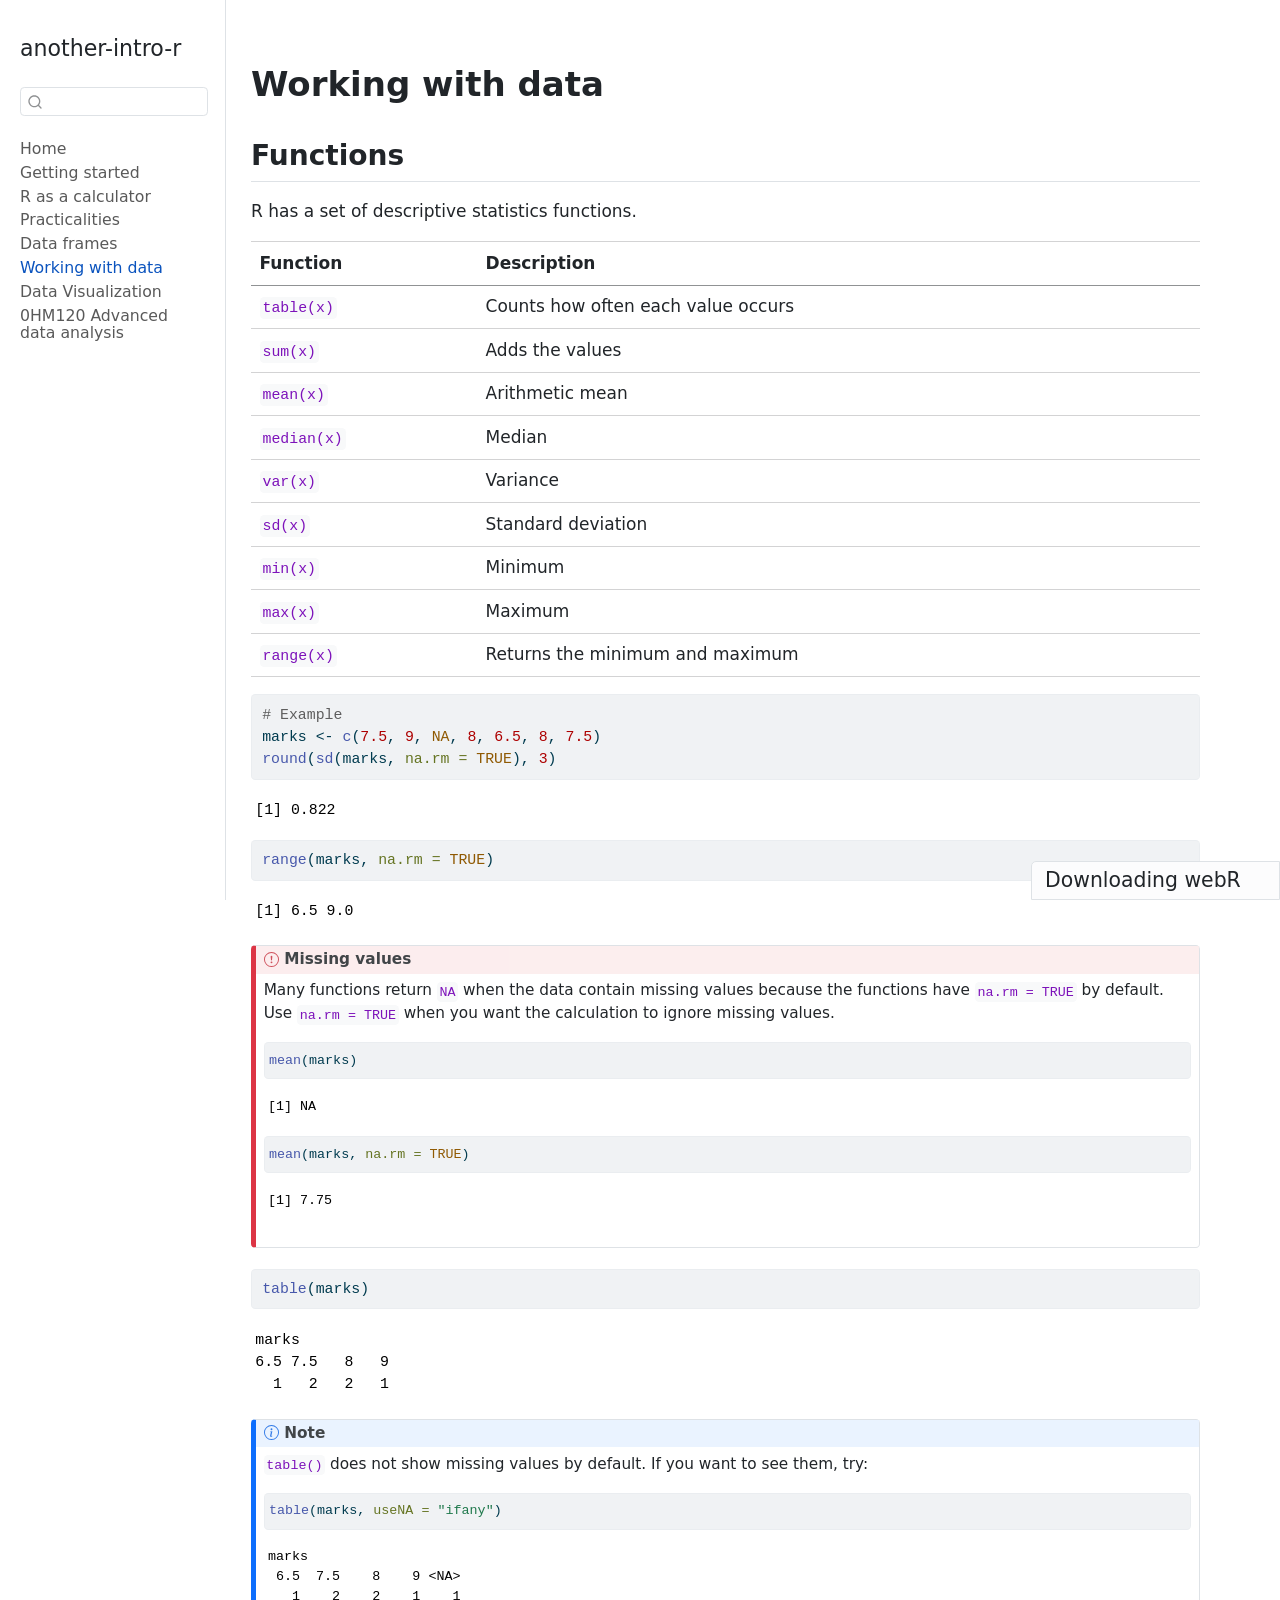
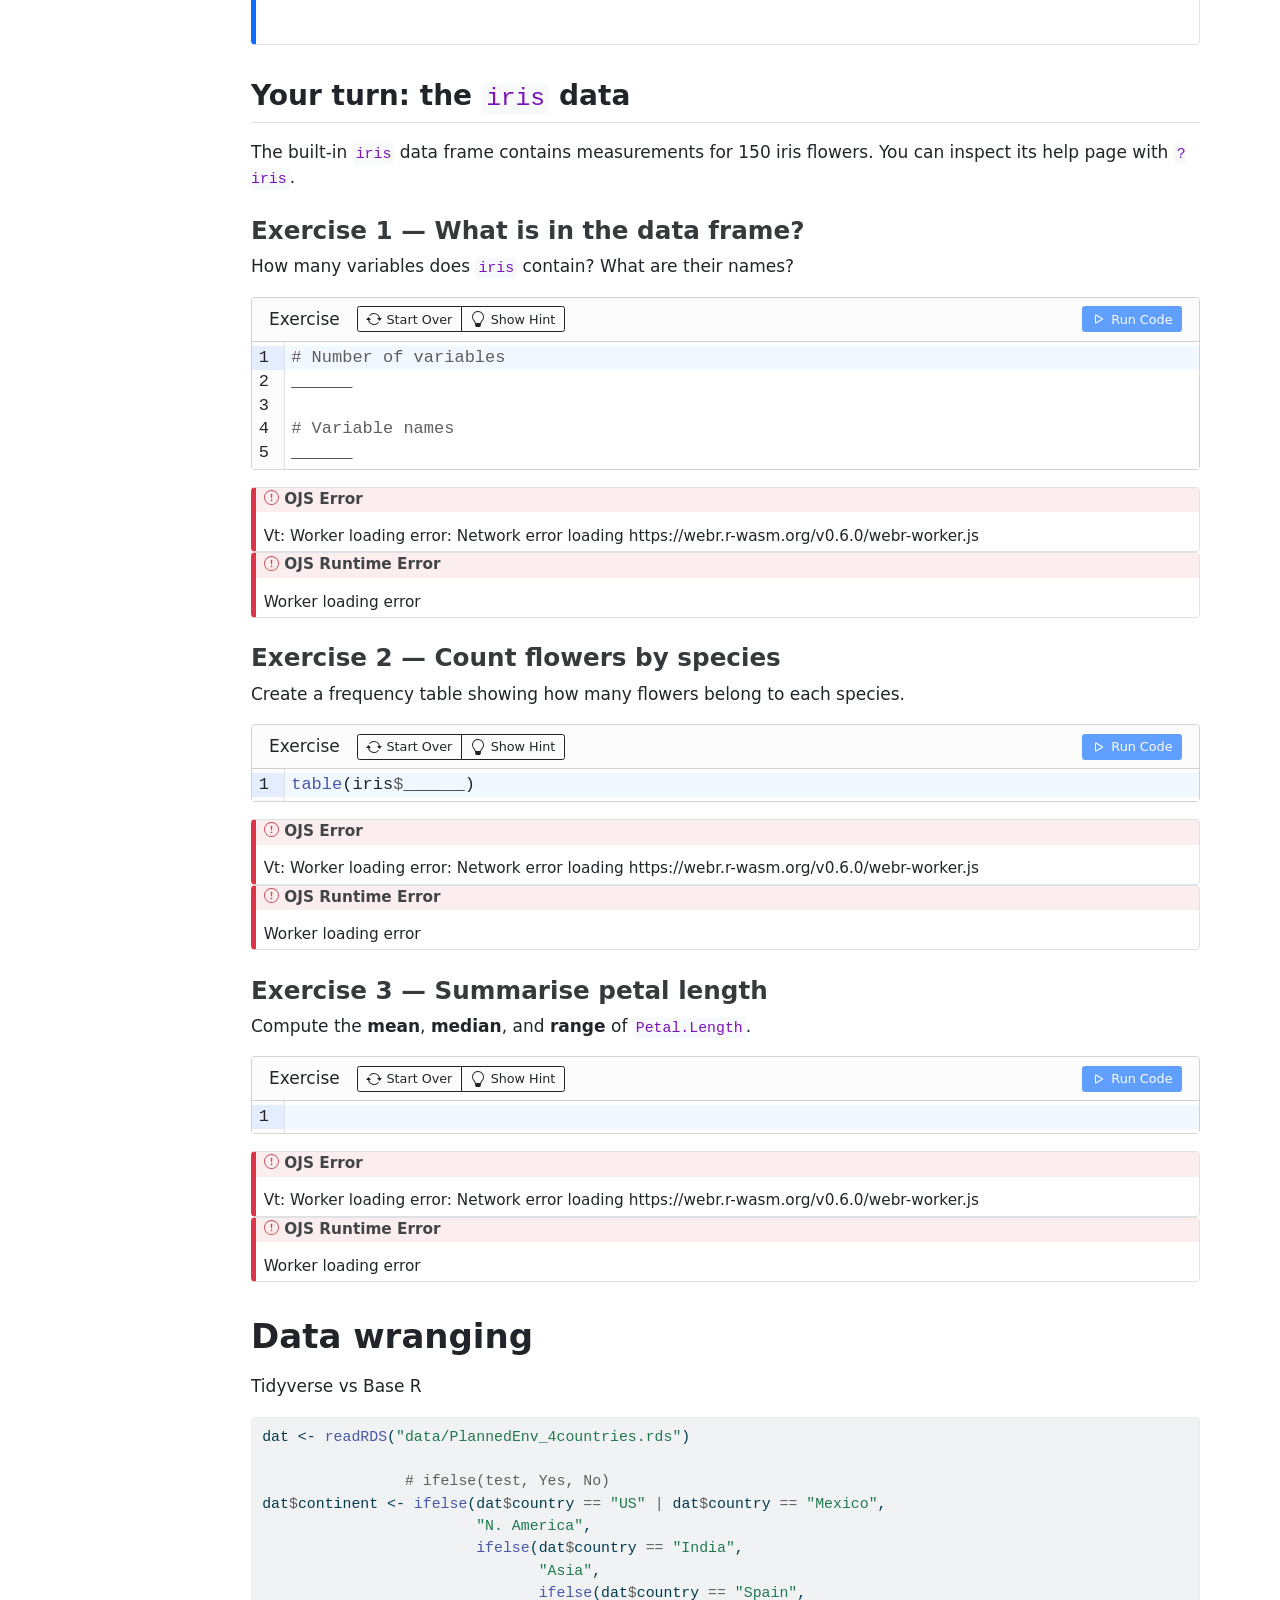
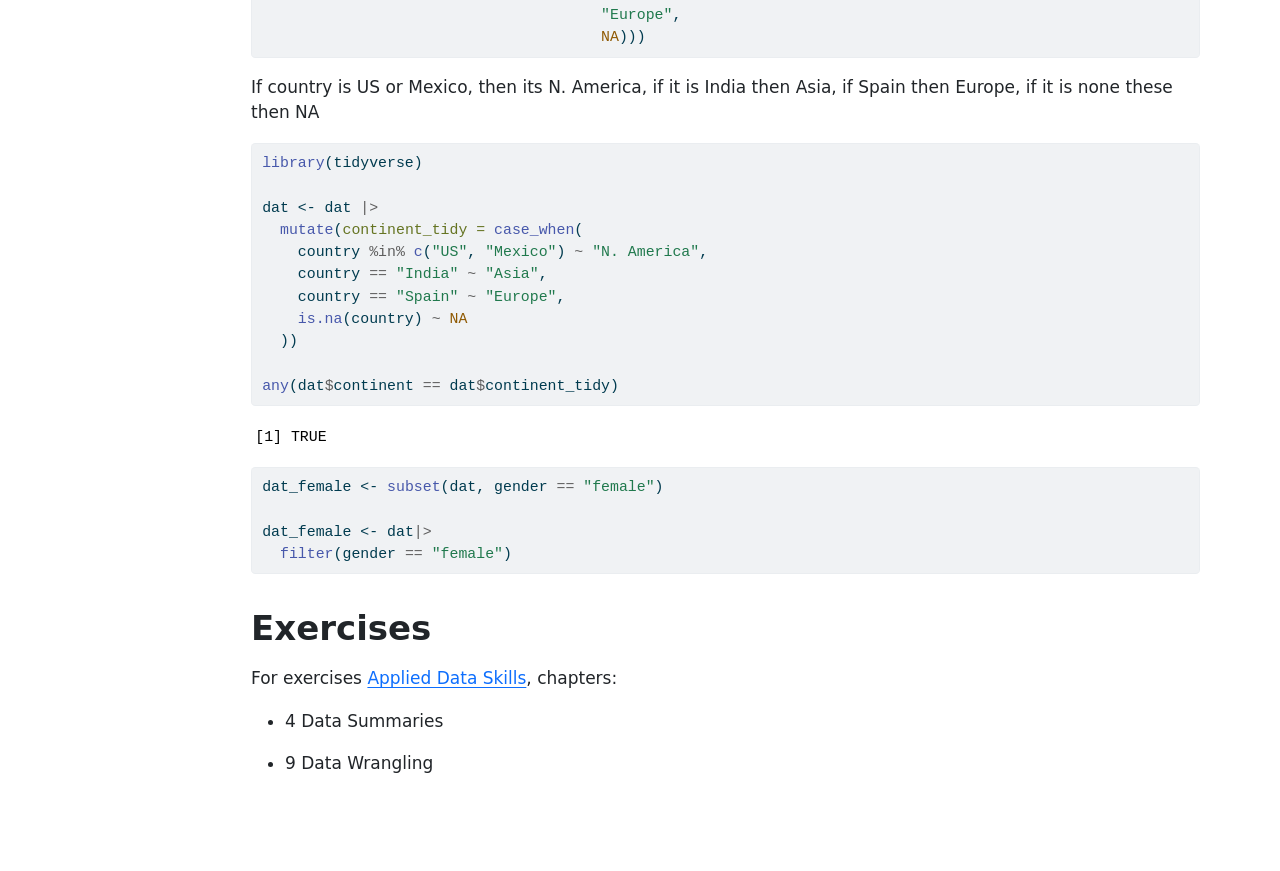
<file: 5.working_with_data.html>
<!DOCTYPE html>
<html xmlns="http://www.w3.org/1999/xhtml" lang="en" xml:lang="en"><head>

<meta charset="utf-8">
<meta name="generator" content="quarto-1.7.32">

<meta name="viewport" content="width=device-width, initial-scale=1.0, user-scalable=yes">


<title>working_with_data – another-intro-r</title>
<style>
code{white-space: pre-wrap;}
span.smallcaps{font-variant: small-caps;}
div.columns{display: flex; gap: min(4vw, 1.5em);}
div.column{flex: auto; overflow-x: auto;}
div.hanging-indent{margin-left: 1.5em; text-indent: -1.5em;}
ul.task-list{list-style: none;}
ul.task-list li input[type="checkbox"] {
  width: 0.8em;
  margin: 0 0.8em 0.2em -1em; /* quarto-specific, see https://github.com/quarto-dev/quarto-cli/issues/4556 */ 
  vertical-align: middle;
}
/* CSS for syntax highlighting */
html { -webkit-text-size-adjust: 100%; }
pre > code.sourceCode { white-space: pre; position: relative; }
pre > code.sourceCode > span { display: inline-block; line-height: 1.25; }
pre > code.sourceCode > span:empty { height: 1.2em; }
.sourceCode { overflow: visible; }
code.sourceCode > span { color: inherit; text-decoration: inherit; }
div.sourceCode { margin: 1em 0; }
pre.sourceCode { margin: 0; }
@media screen {
div.sourceCode { overflow: auto; }
}
@media print {
pre > code.sourceCode { white-space: pre-wrap; }
pre > code.sourceCode > span { text-indent: -5em; padding-left: 5em; }
}
pre.numberSource code
  { counter-reset: source-line 0; }
pre.numberSource code > span
  { position: relative; left: -4em; counter-increment: source-line; }
pre.numberSource code > span > a:first-child::before
  { content: counter(source-line);
    position: relative; left: -1em; text-align: right; vertical-align: baseline;
    border: none; display: inline-block;
    -webkit-touch-callout: none; -webkit-user-select: none;
    -khtml-user-select: none; -moz-user-select: none;
    -ms-user-select: none; user-select: none;
    padding: 0 4px; width: 4em;
  }
pre.numberSource { margin-left: 3em;  padding-left: 4px; }
div.sourceCode
  {   }
@media screen {
pre > code.sourceCode > span > a:first-child::before { text-decoration: underline; }
}
</style>


<script src="site_libs/quarto-nav/quarto-nav.js"></script>
<script src="site_libs/quarto-nav/headroom.min.js"></script>
<script src="site_libs/clipboard/clipboard.min.js"></script>
<script src="site_libs/quarto-search/autocomplete.umd.js"></script>
<script src="site_libs/quarto-search/fuse.min.js"></script>
<script src="site_libs/quarto-search/quarto-search.js"></script>
<meta name="quarto:offset" content="./">
<script src="site_libs/quarto-html/quarto.js" type="module"></script>
<script src="site_libs/quarto-html/tabsets/tabsets.js" type="module"></script>
<script src="site_libs/quarto-html/popper.min.js"></script>
<script src="site_libs/quarto-html/tippy.umd.min.js"></script>
<script src="site_libs/quarto-html/anchor.min.js"></script>
<link href="site_libs/quarto-html/tippy.css" rel="stylesheet">
<link href="site_libs/quarto-html/quarto-syntax-highlighting-37eea08aefeeee20ff55810ff984fec1.css" rel="stylesheet" id="quarto-text-highlighting-styles">
<script src="site_libs/bootstrap/bootstrap.min.js"></script>
<link href="site_libs/bootstrap/bootstrap-icons.css" rel="stylesheet">
<link href="site_libs/bootstrap/bootstrap-b2c493fdd487b110f6b1348dfd6a5174.min.css" rel="stylesheet" append-hash="true" id="quarto-bootstrap" data-mode="light">
<script src="site_libs/quarto-contrib/live-runtime/live-runtime.js" type="module"></script>
<link href="site_libs/quarto-contrib/live-runtime/live-runtime.css" rel="stylesheet">
<script id="quarto-search-options" type="application/json">{
  "location": "sidebar",
  "copy-button": false,
  "collapse-after": 3,
  "panel-placement": "start",
  "type": "textbox",
  "limit": 50,
  "keyboard-shortcut": [
    "f",
    "/",
    "s"
  ],
  "show-item-context": false,
  "language": {
    "search-no-results-text": "No results",
    "search-matching-documents-text": "matching documents",
    "search-copy-link-title": "Copy link to search",
    "search-hide-matches-text": "Hide additional matches",
    "search-more-match-text": "more match in this document",
    "search-more-matches-text": "more matches in this document",
    "search-clear-button-title": "Clear",
    "search-text-placeholder": "",
    "search-detached-cancel-button-title": "Cancel",
    "search-submit-button-title": "Submit",
    "search-label": "Search"
  }
}</script>
<script type="module" src="site_libs/quarto-ojs/quarto-ojs-runtime.js"></script>
<link href="site_libs/quarto-ojs/quarto-ojs.css" rel="stylesheet">


</head>

<body class="nav-sidebar docked fullcontent quarto-light">

<div id="quarto-search-results"></div>
  <header id="quarto-header" class="headroom fixed-top">
  <nav class="quarto-secondary-nav">
    <div class="container-fluid d-flex">
      <button type="button" class="quarto-btn-toggle btn" data-bs-toggle="collapse" role="button" data-bs-target=".quarto-sidebar-collapse-item" aria-controls="quarto-sidebar" aria-expanded="false" aria-label="Toggle sidebar navigation" onclick="if (window.quartoToggleHeadroom) { window.quartoToggleHeadroom(); }">
        <i class="bi bi-layout-text-sidebar-reverse"></i>
      </button>
        <nav class="quarto-page-breadcrumbs" aria-label="breadcrumb"><ol class="breadcrumb"><li class="breadcrumb-item"><a href="./5.working_with_data.html">Working with data</a></li></ol></nav>
        <a class="flex-grow-1" role="navigation" data-bs-toggle="collapse" data-bs-target=".quarto-sidebar-collapse-item" aria-controls="quarto-sidebar" aria-expanded="false" aria-label="Toggle sidebar navigation" onclick="if (window.quartoToggleHeadroom) { window.quartoToggleHeadroom(); }">      
        </a>
      <button type="button" class="btn quarto-search-button" aria-label="Search" onclick="window.quartoOpenSearch();">
        <i class="bi bi-search"></i>
      </button>
    </div>
  </nav>
</header>
<!-- content -->
<div id="quarto-content" class="quarto-container page-columns page-rows-contents page-layout-article">
<!-- sidebar -->
  <nav id="quarto-sidebar" class="sidebar collapse collapse-horizontal quarto-sidebar-collapse-item sidebar-navigation docked overflow-auto">
    <div class="pt-lg-2 mt-2 text-left sidebar-header">
    <div class="sidebar-title mb-0 py-0">
      <a href="./">another-intro-r</a> 
    </div>
      </div>
        <div class="mt-2 flex-shrink-0 align-items-center">
        <div class="sidebar-search">
        <div id="quarto-search" class="" title="Search"></div>
        </div>
        </div>
    <div class="sidebar-menu-container"> 
    <ul class="list-unstyled mt-1">
        <li class="sidebar-item">
  <div class="sidebar-item-container"> 
  <a href="./index.html" class="sidebar-item-text sidebar-link">
 <span class="menu-text">Home</span></a>
  </div>
</li>
        <li class="sidebar-item">
  <div class="sidebar-item-container"> 
  <a href="./1.getting_started.html" class="sidebar-item-text sidebar-link">
 <span class="menu-text">Getting started</span></a>
  </div>
</li>
        <li class="sidebar-item">
  <div class="sidebar-item-container"> 
  <a href="./2.calculateR.html" class="sidebar-item-text sidebar-link">
 <span class="menu-text">R as a calculator</span></a>
  </div>
</li>
        <li class="sidebar-item">
  <div class="sidebar-item-container"> 
  <a href="./3.file_types.html" class="sidebar-item-text sidebar-link">
 <span class="menu-text">Practicalities</span></a>
  </div>
</li>
        <li class="sidebar-item">
  <div class="sidebar-item-container"> 
  <a href="./4.dataframes.html" class="sidebar-item-text sidebar-link">
 <span class="menu-text">Data frames</span></a>
  </div>
</li>
        <li class="sidebar-item">
  <div class="sidebar-item-container"> 
  <a href="./5.working_with_data.html" class="sidebar-item-text sidebar-link active">
 <span class="menu-text">Working with data</span></a>
  </div>
</li>
        <li class="sidebar-item">
  <div class="sidebar-item-container"> 
  <a href="./6.data_vis.html" class="sidebar-item-text sidebar-link">
 <span class="menu-text">Data Visualization</span></a>
  </div>
</li>
        <li class="sidebar-item">
  <div class="sidebar-item-container"> 
  <a href="./course_matterial.html" class="sidebar-item-text sidebar-link">
 <span class="menu-text">0HM120 Advanced data analysis</span></a>
  </div>
</li>
    </ul>
    </div>
</nav>
<div id="quarto-sidebar-glass" class="quarto-sidebar-collapse-item" data-bs-toggle="collapse" data-bs-target=".quarto-sidebar-collapse-item"></div>
<!-- margin-sidebar -->
    
<!-- main -->
<main class="content" id="quarto-document-content"><header id="title-block-header" class="quarto-title-block"></header>




<section id="working-with-data" class="level1">
<h1>Working with data</h1>
<section id="functions" class="level2">
<h2 class="anchored" data-anchor-id="functions">Functions</h2>
<p>R has a set of descriptive statistics functions.</p>
<table class="caption-top table">
<thead>
<tr class="header">
<th>Function</th>
<th>Description</th>
</tr>
</thead>
<tbody>
<tr class="odd">
<td><code>table(x)</code></td>
<td>Counts how often each value occurs</td>
</tr>
<tr class="even">
<td><code>sum(x)</code></td>
<td>Adds the values</td>
</tr>
<tr class="odd">
<td><code>mean(x)</code></td>
<td>Arithmetic mean</td>
</tr>
<tr class="even">
<td><code>median(x)</code></td>
<td>Median</td>
</tr>
<tr class="odd">
<td><code>var(x)</code></td>
<td>Variance</td>
</tr>
<tr class="even">
<td><code>sd(x)</code></td>
<td>Standard deviation</td>
</tr>
<tr class="odd">
<td><code>min(x)</code></td>
<td>Minimum</td>
</tr>
<tr class="even">
<td><code>max(x)</code></td>
<td>Maximum</td>
</tr>
<tr class="odd">
<td><code>range(x)</code></td>
<td>Returns the minimum and maximum</td>
</tr>
</tbody>
</table>
<div class="cell">
<div class="sourceCode cell-code" id="cb1"><pre class="sourceCode r code-with-copy"><code class="sourceCode r"><span id="cb1-1"><a href="#cb1-1" aria-hidden="true" tabindex="-1"></a><span class="co"># Example</span></span>
<span id="cb1-2"><a href="#cb1-2" aria-hidden="true" tabindex="-1"></a>marks <span class="ot">&lt;-</span> <span class="fu">c</span>(<span class="fl">7.5</span>, <span class="dv">9</span>, <span class="cn">NA</span>, <span class="dv">8</span>, <span class="fl">6.5</span>, <span class="dv">8</span>, <span class="fl">7.5</span>)</span>
<span id="cb1-3"><a href="#cb1-3" aria-hidden="true" tabindex="-1"></a><span class="fu">round</span>(<span class="fu">sd</span>(marks, <span class="at">na.rm =</span> <span class="cn">TRUE</span>), <span class="dv">3</span>)</span></code><button title="Copy to Clipboard" class="code-copy-button"><i class="bi"></i></button></pre></div>
<div class="cell-output cell-output-stdout">
<pre><code>[1] 0.822</code></pre>
</div>
<div class="sourceCode cell-code" id="cb3"><pre class="sourceCode r code-with-copy"><code class="sourceCode r"><span id="cb3-1"><a href="#cb3-1" aria-hidden="true" tabindex="-1"></a><span class="fu">range</span>(marks, <span class="at">na.rm =</span> <span class="cn">TRUE</span>)</span></code><button title="Copy to Clipboard" class="code-copy-button"><i class="bi"></i></button></pre></div>
<div class="cell-output cell-output-stdout">
<pre><code>[1] 6.5 9.0</code></pre>
</div>
</div>
<div class="callout callout-style-default callout-important callout-titled">
<div class="callout-header d-flex align-content-center">
<div class="callout-icon-container">
<i class="callout-icon"></i>
</div>
<div class="callout-title-container flex-fill">
Missing values
</div>
</div>
<div class="callout-body-container callout-body">
<p>Many functions return <code>NA</code> when the data contain missing values because the functions have <code>na.rm = TRUE</code> by default. Use <code>na.rm = TRUE</code> when you want the calculation to ignore missing values.</p>
<div class="cell">
<div class="sourceCode cell-code" id="cb5"><pre class="sourceCode r code-with-copy"><code class="sourceCode r"><span id="cb5-1"><a href="#cb5-1" aria-hidden="true" tabindex="-1"></a><span class="fu">mean</span>(marks)</span></code><button title="Copy to Clipboard" class="code-copy-button"><i class="bi"></i></button></pre></div>
<div class="cell-output cell-output-stdout">
<pre><code>[1] NA</code></pre>
</div>
<div class="sourceCode cell-code" id="cb7"><pre class="sourceCode r code-with-copy"><code class="sourceCode r"><span id="cb7-1"><a href="#cb7-1" aria-hidden="true" tabindex="-1"></a><span class="fu">mean</span>(marks, <span class="at">na.rm =</span> <span class="cn">TRUE</span>)</span></code><button title="Copy to Clipboard" class="code-copy-button"><i class="bi"></i></button></pre></div>
<div class="cell-output cell-output-stdout">
<pre><code>[1] 7.75</code></pre>
</div>
</div>
</div>
</div>
<div class="cell">
<div class="sourceCode cell-code" id="cb9"><pre class="sourceCode r code-with-copy"><code class="sourceCode r"><span id="cb9-1"><a href="#cb9-1" aria-hidden="true" tabindex="-1"></a><span class="fu">table</span>(marks)</span></code><button title="Copy to Clipboard" class="code-copy-button"><i class="bi"></i></button></pre></div>
<div class="cell-output cell-output-stdout">
<pre><code>marks
6.5 7.5   8   9 
  1   2   2   1 </code></pre>
</div>
</div>
<div class="callout callout-style-default callout-note callout-titled">
<div class="callout-header d-flex align-content-center">
<div class="callout-icon-container">
<i class="callout-icon"></i>
</div>
<div class="callout-title-container flex-fill">
Note
</div>
</div>
<div class="callout-body-container callout-body">
<p><code>table()</code> does not show missing values by default. If you want to see them, try:</p>
<div class="cell">
<div class="sourceCode cell-code" id="cb11"><pre class="sourceCode r code-with-copy"><code class="sourceCode r"><span id="cb11-1"><a href="#cb11-1" aria-hidden="true" tabindex="-1"></a><span class="fu">table</span>(marks, <span class="at">useNA =</span> <span class="st">"ifany"</span>)</span></code><button title="Copy to Clipboard" class="code-copy-button"><i class="bi"></i></button></pre></div>
<div class="cell-output cell-output-stdout">
<pre><code>marks
 6.5  7.5    8    9 &lt;NA&gt; 
   1    2    2    1    1 </code></pre>
</div>
</div>
</div>
</div>
</section>
<section id="your-turn-the-iris-data" class="level2">
<h2 class="anchored" data-anchor-id="your-turn-the-iris-data">Your turn: the <code>iris</code> data</h2>
<p>The built-in <code>iris</code> data frame contains measurements for 150 iris flowers. You can inspect its help page with <code>?iris</code>.</p>
<section id="exercise-1-what-is-in-the-data-frame" class="level3">
<h3 class="anchored" data-anchor-id="exercise-1-what-is-in-the-data-frame">Exercise 1 — What is in the data frame?</h3>
<p>How many variables does <code>iris</code> contain? What are their names?</p>
<div class="cell" data-setup="true" data-exercise="iris_1">
<script type="exercise-setup-iris_1-contents">
eyJhdHRyIjp7ImVkaXQiOnRydWUsImV2YWwiOnRydWUsImV4ZXJjaXNlIjoiaXJpc18xIiwic2V0dXAiOnRydWV9LCJjb2RlIjoiZGF0YShpcmlzKSJ9
</script>
</div>
<div class="cell" data-exercise="iris_1">
<div>
<div id="webr-2" class="exercise-cell">

</div>
<script type="webr-2-contents">
eyJhdHRyIjp7ImVkaXQiOnRydWUsImV2YWwiOnRydWUsImV4ZXJjaXNlIjoiaXJpc18xIn0sImNvZGUiOiIjIE51bWJlciBvZiB2YXJpYWJsZXNcbl9fX19fX1xuXG4jIFZhcmlhYmxlIG5hbWVzXG5fX19fX18ifQ==
</script>
</div>
</div>
<div class="hint webr-ojs-exercise exercise-hint d-none" data-exercise="iris_1">
<div class="callout callout-style-default callout-note callout-titled">
<div class="callout-header d-flex align-content-center" data-bs-toggle="collapse" data-bs-target=".callout-3-contents" aria-controls="callout-3" aria-expanded="true" aria-label="Toggle callout">
<div class="callout-icon-container">
<i class="callout-icon"></i>
</div>
<div class="callout-title-container flex-fill">
Hint 1
</div>
<div class="callout-btn-toggle d-inline-block border-0 py-1 ps-1 pe-0 float-end"><i class="callout-toggle"></i></div>
</div>
<div id="callout-3" class="callout-3-contents callout-collapse collapse show">
<div class="callout-body-container callout-body">
<p>Two useful functions are <code>ncol()</code> and <code>names()</code>.</p>
</div>
</div>
</div>
</div>
<div class="webr-ojs-exercise exercise-solution d-none" data-exercise="iris_1">
<div class="callout callout-style-default callout-tip callout-titled">
<div class="callout-header d-flex align-content-center" data-bs-toggle="collapse" data-bs-target=".callout-4-contents" aria-controls="callout-4" aria-expanded="true" aria-label="Toggle callout">
<div class="callout-icon-container">
<i class="callout-icon"></i>
</div>
<div class="callout-title-container flex-fill">
Fully worked solution
</div>
<div class="callout-btn-toggle d-inline-block border-0 py-1 ps-1 pe-0 float-end"><i class="callout-toggle"></i></div>
</div>
<div id="callout-4" class="callout-4-contents callout-collapse collapse show">
<div class="callout-body-container callout-body">
<div class="cell">
<div class="sourceCode cell-code" id="cb13"><pre class="sourceCode r code-with-copy"><code class="sourceCode r"><span id="cb13-1"><a href="#cb13-1" aria-hidden="true" tabindex="-1"></a><span class="fu">ncol</span>(iris)</span></code><button title="Copy to Clipboard" class="code-copy-button"><i class="bi"></i></button></pre></div>
<div class="cell-output cell-output-stdout">
<pre><code>[1] 5</code></pre>
</div>
<div class="sourceCode cell-code" id="cb15"><pre class="sourceCode r code-with-copy"><code class="sourceCode r"><span id="cb15-1"><a href="#cb15-1" aria-hidden="true" tabindex="-1"></a><span class="fu">names</span>(iris)</span></code><button title="Copy to Clipboard" class="code-copy-button"><i class="bi"></i></button></pre></div>
<div class="cell-output cell-output-stdout">
<pre><code>[1] "Sepal.Length" "Sepal.Width"  "Petal.Length" "Petal.Width"  "Species"     </code></pre>
</div>
</div>
</div>
</div>
</div>
</div>
</section>
<section id="exercise-2-count-flowers-by-species" class="level3">
<h3 class="anchored" data-anchor-id="exercise-2-count-flowers-by-species">Exercise 2 — Count flowers by species</h3>
<p>Create a frequency table showing how many flowers belong to each species.</p>
<div class="cell" data-exercise="iris_2">
<div>
<div id="webr-3" class="exercise-cell">

</div>
<script type="webr-3-contents">
eyJhdHRyIjp7ImVkaXQiOnRydWUsImV2YWwiOnRydWUsImV4ZXJjaXNlIjoiaXJpc18yIn0sImNvZGUiOiJ0YWJsZShpcmlzJF9fX19fXykifQ==
</script>
</div>
</div>
<div class="hint webr-ojs-exercise exercise-hint d-none" data-exercise="iris_2">
<div class="callout callout-style-default callout-note callout-titled">
<div class="callout-header d-flex align-content-center" data-bs-toggle="collapse" data-bs-target=".callout-5-contents" aria-controls="callout-5" aria-expanded="true" aria-label="Toggle callout">
<div class="callout-icon-container">
<i class="callout-icon"></i>
</div>
<div class="callout-title-container flex-fill">
Hint 1
</div>
<div class="callout-btn-toggle d-inline-block border-0 py-1 ps-1 pe-0 float-end"><i class="callout-toggle"></i></div>
</div>
<div id="callout-5" class="callout-5-contents callout-collapse collapse show">
<div class="callout-body-container callout-body">
<p>Use the <code>Species</code> column.</p>
</div>
</div>
</div>
</div>
<div class="hint webr-ojs-exercise exercise-hint d-none" data-exercise="iris_2">
<div class="callout callout-style-default callout-note callout-titled">
<div class="callout-header d-flex align-content-center" data-bs-toggle="collapse" data-bs-target=".callout-6-contents" aria-controls="callout-6" aria-expanded="true" aria-label="Toggle callout">
<div class="callout-icon-container">
<i class="callout-icon"></i>
</div>
<div class="callout-title-container flex-fill">
Hint 2
</div>
<div class="callout-btn-toggle d-inline-block border-0 py-1 ps-1 pe-0 float-end"><i class="callout-toggle"></i></div>
</div>
<div id="callout-6" class="callout-6-contents callout-collapse collapse show">
<div class="callout-body-container callout-body">
<p>Use <code>$</code> to select a column from a data frame</p>
</div>
</div>
</div>
</div>
<div class="webr-ojs-exercise exercise-solution d-none" data-exercise="iris_2">
<div class="callout callout-style-default callout-tip callout-titled">
<div class="callout-header d-flex align-content-center" data-bs-toggle="collapse" data-bs-target=".callout-7-contents" aria-controls="callout-7" aria-expanded="true" aria-label="Toggle callout">
<div class="callout-icon-container">
<i class="callout-icon"></i>
</div>
<div class="callout-title-container flex-fill">
Fully worked solution
</div>
<div class="callout-btn-toggle d-inline-block border-0 py-1 ps-1 pe-0 float-end"><i class="callout-toggle"></i></div>
</div>
<div id="callout-7" class="callout-7-contents callout-collapse collapse show">
<div class="callout-body-container callout-body">
<div class="cell">
<div class="sourceCode cell-code" id="cb17"><pre class="sourceCode r code-with-copy"><code class="sourceCode r"><span id="cb17-1"><a href="#cb17-1" aria-hidden="true" tabindex="-1"></a><span class="fu">table</span>(iris<span class="sc">$</span>Species, <span class="at">useNA =</span> <span class="st">"ifany"</span>)</span></code><button title="Copy to Clipboard" class="code-copy-button"><i class="bi"></i></button></pre></div>
<div class="cell-output cell-output-stdout">
<pre><code>
    setosa versicolor  virginica 
        50         50         50 </code></pre>
</div>
</div>
</div>
</div>
</div>
</div>
</section>
<section id="exercise-3-summarise-petal-length" class="level3">
<h3 class="anchored" data-anchor-id="exercise-3-summarise-petal-length">Exercise 3 — Summarise petal length</h3>
<p>Compute the <strong>mean</strong>, <strong>median</strong>, and <strong>range</strong> of <code>Petal.Length</code>.</p>
<div class="cell" data-exercise="iris_3">
<div>
<div id="webr-4" class="exercise-cell">

</div>
<script type="webr-4-contents">
eyJhdHRyIjp7ImVkaXQiOnRydWUsImV2YWwiOnRydWUsImV4ZXJjaXNlIjoiaXJpc18zIn0sImNvZGUiOiIifQ==
</script>
</div>
</div>
<div class="hint webr-ojs-exercise exercise-hint d-none" data-exercise="iris_3">
<div class="callout callout-style-default callout-note callout-titled">
<div class="callout-header d-flex align-content-center" data-bs-toggle="collapse" data-bs-target=".callout-8-contents" aria-controls="callout-8" aria-expanded="true" aria-label="Toggle callout">
<div class="callout-icon-container">
<i class="callout-icon"></i>
</div>
<div class="callout-title-container flex-fill">
Hint 1
</div>
<div class="callout-btn-toggle d-inline-block border-0 py-1 ps-1 pe-0 float-end"><i class="callout-toggle"></i></div>
</div>
<div id="callout-8" class="callout-8-contents callout-collapse collapse show">
<div class="callout-body-container callout-body">
<p>You need the functions <code>mean()</code>, <code>median()</code>, and <code>range()</code>.</p>
</div>
</div>
</div>
</div>
<div class="hint webr-ojs-exercise exercise-hint d-none" data-exercise="iris_3">
<div class="callout callout-style-default callout-note callout-titled">
<div class="callout-header d-flex align-content-center" data-bs-toggle="collapse" data-bs-target=".callout-9-contents" aria-controls="callout-9" aria-expanded="true" aria-label="Toggle callout">
<div class="callout-icon-container">
<i class="callout-icon"></i>
</div>
<div class="callout-title-container flex-fill">
Hint 2
</div>
<div class="callout-btn-toggle d-inline-block border-0 py-1 ps-1 pe-0 float-end"><i class="callout-toggle"></i></div>
</div>
<div id="callout-9" class="callout-9-contents callout-collapse collapse show">
<div class="callout-body-container callout-body">
<p>Select petal length with: <code>iris$Petal.Length</code></p>
</div>
</div>
</div>
</div>
<div class="webr-ojs-exercise exercise-solution d-none" data-exercise="iris_3">
<div class="callout callout-style-default callout-tip callout-titled">
<div class="callout-header d-flex align-content-center" data-bs-toggle="collapse" data-bs-target=".callout-10-contents" aria-controls="callout-10" aria-expanded="true" aria-label="Toggle callout">
<div class="callout-icon-container">
<i class="callout-icon"></i>
</div>
<div class="callout-title-container flex-fill">
Fully worked solution
</div>
<div class="callout-btn-toggle d-inline-block border-0 py-1 ps-1 pe-0 float-end"><i class="callout-toggle"></i></div>
</div>
<div id="callout-10" class="callout-10-contents callout-collapse collapse show">
<div class="callout-body-container callout-body">
<div class="cell">
<div class="sourceCode cell-code" id="cb19"><pre class="sourceCode r code-with-copy"><code class="sourceCode r"><span id="cb19-1"><a href="#cb19-1" aria-hidden="true" tabindex="-1"></a><span class="fu">mean</span>(iris<span class="sc">$</span>Petal.Length)</span></code><button title="Copy to Clipboard" class="code-copy-button"><i class="bi"></i></button></pre></div>
<div class="cell-output cell-output-stdout">
<pre><code>[1] 3.758</code></pre>
</div>
<div class="sourceCode cell-code" id="cb21"><pre class="sourceCode r code-with-copy"><code class="sourceCode r"><span id="cb21-1"><a href="#cb21-1" aria-hidden="true" tabindex="-1"></a><span class="fu">median</span>(iris<span class="sc">$</span>Petal.Length)</span></code><button title="Copy to Clipboard" class="code-copy-button"><i class="bi"></i></button></pre></div>
<div class="cell-output cell-output-stdout">
<pre><code>[1] 4.35</code></pre>
</div>
<div class="sourceCode cell-code" id="cb23"><pre class="sourceCode r code-with-copy"><code class="sourceCode r"><span id="cb23-1"><a href="#cb23-1" aria-hidden="true" tabindex="-1"></a><span class="fu">range</span>(iris<span class="sc">$</span>Petal.Length)</span></code><button title="Copy to Clipboard" class="code-copy-button"><i class="bi"></i></button></pre></div>
<div class="cell-output cell-output-stdout">
<pre><code>[1] 1.0 6.9</code></pre>
</div>
</div>
</div>
</div>
</div>
</div>
</section>
</section>
</section>
<section id="data-wranging" class="level1">
<h1>Data wranging</h1>
<p>Tidyverse vs Base R</p>
<div class="cell">
<div class="sourceCode cell-code" id="cb25"><pre class="sourceCode r code-with-copy"><code class="sourceCode r"><span id="cb25-1"><a href="#cb25-1" aria-hidden="true" tabindex="-1"></a>dat <span class="ot">&lt;-</span> <span class="fu">readRDS</span>(<span class="st">"data/PlannedEnv_4countries.rds"</span>)</span>
<span id="cb25-2"><a href="#cb25-2" aria-hidden="true" tabindex="-1"></a></span>
<span id="cb25-3"><a href="#cb25-3" aria-hidden="true" tabindex="-1"></a>                <span class="co"># ifelse(test, Yes, No)</span></span>
<span id="cb25-4"><a href="#cb25-4" aria-hidden="true" tabindex="-1"></a>dat<span class="sc">$</span>continent <span class="ot">&lt;-</span> <span class="fu">ifelse</span>(dat<span class="sc">$</span>country <span class="sc">==</span> <span class="st">"US"</span> <span class="sc">|</span> dat<span class="sc">$</span>country <span class="sc">==</span> <span class="st">"Mexico"</span>, </span>
<span id="cb25-5"><a href="#cb25-5" aria-hidden="true" tabindex="-1"></a>                        <span class="st">"N. America"</span>,</span>
<span id="cb25-6"><a href="#cb25-6" aria-hidden="true" tabindex="-1"></a>                        <span class="fu">ifelse</span>(dat<span class="sc">$</span>country <span class="sc">==</span> <span class="st">"India"</span>, </span>
<span id="cb25-7"><a href="#cb25-7" aria-hidden="true" tabindex="-1"></a>                               <span class="st">"Asia"</span>, </span>
<span id="cb25-8"><a href="#cb25-8" aria-hidden="true" tabindex="-1"></a>                               <span class="fu">ifelse</span>(dat<span class="sc">$</span>country <span class="sc">==</span> <span class="st">"Spain"</span>,</span>
<span id="cb25-9"><a href="#cb25-9" aria-hidden="true" tabindex="-1"></a>                                      <span class="st">"Europe"</span>,</span>
<span id="cb25-10"><a href="#cb25-10" aria-hidden="true" tabindex="-1"></a>                                      <span class="cn">NA</span>)))</span></code><button title="Copy to Clipboard" class="code-copy-button"><i class="bi"></i></button></pre></div>
</div>
<p>If country is US or Mexico, then its N. America, if it is India then Asia, if Spain then Europe, if it is none these then NA</p>
<div class="cell">
<div class="sourceCode cell-code" id="cb26"><pre class="sourceCode r code-with-copy"><code class="sourceCode r"><span id="cb26-1"><a href="#cb26-1" aria-hidden="true" tabindex="-1"></a><span class="fu">library</span>(tidyverse)</span>
<span id="cb26-2"><a href="#cb26-2" aria-hidden="true" tabindex="-1"></a></span>
<span id="cb26-3"><a href="#cb26-3" aria-hidden="true" tabindex="-1"></a>dat <span class="ot">&lt;-</span> dat <span class="sc">|&gt;</span></span>
<span id="cb26-4"><a href="#cb26-4" aria-hidden="true" tabindex="-1"></a>  <span class="fu">mutate</span>(<span class="at">continent_tidy =</span> <span class="fu">case_when</span>(</span>
<span id="cb26-5"><a href="#cb26-5" aria-hidden="true" tabindex="-1"></a>    country <span class="sc">%in%</span> <span class="fu">c</span>(<span class="st">"US"</span>, <span class="st">"Mexico"</span>) <span class="sc">~</span> <span class="st">"N. America"</span>,</span>
<span id="cb26-6"><a href="#cb26-6" aria-hidden="true" tabindex="-1"></a>    country <span class="sc">==</span> <span class="st">"India"</span> <span class="sc">~</span> <span class="st">"Asia"</span>,</span>
<span id="cb26-7"><a href="#cb26-7" aria-hidden="true" tabindex="-1"></a>    country <span class="sc">==</span> <span class="st">"Spain"</span> <span class="sc">~</span> <span class="st">"Europe"</span>,</span>
<span id="cb26-8"><a href="#cb26-8" aria-hidden="true" tabindex="-1"></a>    <span class="fu">is.na</span>(country) <span class="sc">~</span> <span class="cn">NA</span></span>
<span id="cb26-9"><a href="#cb26-9" aria-hidden="true" tabindex="-1"></a>  ))</span>
<span id="cb26-10"><a href="#cb26-10" aria-hidden="true" tabindex="-1"></a></span>
<span id="cb26-11"><a href="#cb26-11" aria-hidden="true" tabindex="-1"></a><span class="fu">any</span>(dat<span class="sc">$</span>continent <span class="sc">==</span> dat<span class="sc">$</span>continent_tidy)</span></code><button title="Copy to Clipboard" class="code-copy-button"><i class="bi"></i></button></pre></div>
<div class="cell-output cell-output-stdout">
<pre><code>[1] TRUE</code></pre>
</div>
</div>
<div class="cell">
<div class="sourceCode cell-code" id="cb28"><pre class="sourceCode r code-with-copy"><code class="sourceCode r"><span id="cb28-1"><a href="#cb28-1" aria-hidden="true" tabindex="-1"></a>dat_female <span class="ot">&lt;-</span> <span class="fu">subset</span>(dat, gender <span class="sc">==</span> <span class="st">"female"</span>)</span>
<span id="cb28-2"><a href="#cb28-2" aria-hidden="true" tabindex="-1"></a></span>
<span id="cb28-3"><a href="#cb28-3" aria-hidden="true" tabindex="-1"></a>dat_female <span class="ot">&lt;-</span> dat<span class="sc">|&gt;</span></span>
<span id="cb28-4"><a href="#cb28-4" aria-hidden="true" tabindex="-1"></a>  <span class="fu">filter</span>(gender <span class="sc">==</span> <span class="st">"female"</span>)</span></code><button title="Copy to Clipboard" class="code-copy-button"><i class="bi"></i></button></pre></div>
</div>
</section>
<section id="exercises" class="level1">
<h1>Exercises</h1>
<p>For exercises <a href="https://psyteachr.github.io/ads-v3/">Applied Data Skills</a>, chapters:</p>
<ul>
<li><p>4 Data Summaries</p></li>
<li><p>9 Data Wrangling</p></li>
</ul>


<script type="webr-data">
eyJvcHRpb25zIjp7ImJhc2VVcmwiOiJodHRwczovL3dlYnIuci13YXNtLm9yZy92MC42LjAvIn0sInBhY2thZ2VzIjp7InBrZ3MiOlsiZXZhbHVhdGUiLCJrbml0ciIsImh0bWx0b29scyJdLCJyZXBvcyI6W119LCJyZW5kZXJfZGYiOiJkZWZhdWx0In0=
</script>
<script type="ojs-module-contents">
[base64]
</script>
<div id="exercise-loading-indicator" class="exercise-loading-indicator d-none d-flex align-items-center gap-2">
<div id="exercise-loading-status" class="d-flex gap-2">

</div>
<div class="spinner-grow spinner-grow-sm">

</div>
</div>
<script type="vfs-file">
W10=
</script>
</section>

</main> <!-- /main -->
<script type="ojs-module-contents">
eyJjb250ZW50cyI6W119
</script>
<script type="module">
if (window.location.protocol === "file:") { alert("The OJS runtime does not work with file:// URLs. Please use a web server to view this document."); }
window._ojs.paths.runtimeToDoc = "../..";
window._ojs.paths.runtimeToRoot = "../..";
window._ojs.paths.docToRoot = "";
window._ojs.selfContained = false;
window._ojs.runtime.interpretFromScriptTags();
</script>
<script id="quarto-html-after-body" type="application/javascript">
  window.document.addEventListener("DOMContentLoaded", function (event) {
    const icon = "";
    const anchorJS = new window.AnchorJS();
    anchorJS.options = {
      placement: 'right',
      icon: icon
    };
    anchorJS.add('.anchored');
    const isCodeAnnotation = (el) => {
      for (const clz of el.classList) {
        if (clz.startsWith('code-annotation-')) {                     
          return true;
        }
      }
      return false;
    }
    const onCopySuccess = function(e) {
      // button target
      const button = e.trigger;
      // don't keep focus
      button.blur();
      // flash "checked"
      button.classList.add('code-copy-button-checked');
      var currentTitle = button.getAttribute("title");
      button.setAttribute("title", "Copied!");
      let tooltip;
      if (window.bootstrap) {
        button.setAttribute("data-bs-toggle", "tooltip");
        button.setAttribute("data-bs-placement", "left");
        button.setAttribute("data-bs-title", "Copied!");
        tooltip = new bootstrap.Tooltip(button, 
          { trigger: "manual", 
            customClass: "code-copy-button-tooltip",
            offset: [0, -8]});
        tooltip.show();    
      }
      setTimeout(function() {
        if (tooltip) {
          tooltip.hide();
          button.removeAttribute("data-bs-title");
          button.removeAttribute("data-bs-toggle");
          button.removeAttribute("data-bs-placement");
        }
        button.setAttribute("title", currentTitle);
        button.classList.remove('code-copy-button-checked');
      }, 1000);
      // clear code selection
      e.clearSelection();
    }
    const getTextToCopy = function(trigger) {
        const codeEl = trigger.previousElementSibling.cloneNode(true);
        for (const childEl of codeEl.children) {
          if (isCodeAnnotation(childEl)) {
            childEl.remove();
          }
        }
        return codeEl.innerText;
    }
    const clipboard = new window.ClipboardJS('.code-copy-button:not([data-in-quarto-modal])', {
      text: getTextToCopy
    });
    clipboard.on('success', onCopySuccess);
    if (window.document.getElementById('quarto-embedded-source-code-modal')) {
      const clipboardModal = new window.ClipboardJS('.code-copy-button[data-in-quarto-modal]', {
        text: getTextToCopy,
        container: window.document.getElementById('quarto-embedded-source-code-modal')
      });
      clipboardModal.on('success', onCopySuccess);
    }
      var localhostRegex = new RegExp(/^(?:http|https):\/\/localhost\:?[0-9]*\//);
      var mailtoRegex = new RegExp(/^mailto:/);
        var filterRegex = new RegExp("https:\/\/N-Leach\.github\.io\/another-intro-r\/");
      var isInternal = (href) => {
          return filterRegex.test(href) || localhostRegex.test(href) || mailtoRegex.test(href);
      }
      // Inspect non-navigation links and adorn them if external
     var links = window.document.querySelectorAll('a[href]:not(.nav-link):not(.navbar-brand):not(.toc-action):not(.sidebar-link):not(.sidebar-item-toggle):not(.pagination-link):not(.no-external):not([aria-hidden]):not(.dropdown-item):not(.quarto-navigation-tool):not(.about-link)');
      for (var i=0; i<links.length; i++) {
        const link = links[i];
        if (!isInternal(link.href)) {
          // undo the damage that might have been done by quarto-nav.js in the case of
          // links that we want to consider external
          if (link.dataset.originalHref !== undefined) {
            link.href = link.dataset.originalHref;
          }
        }
      }
    function tippyHover(el, contentFn, onTriggerFn, onUntriggerFn) {
      const config = {
        allowHTML: true,
        maxWidth: 500,
        delay: 100,
        arrow: false,
        appendTo: function(el) {
            return el.parentElement;
        },
        interactive: true,
        interactiveBorder: 10,
        theme: 'quarto',
        placement: 'bottom-start',
      };
      if (contentFn) {
        config.content = contentFn;
      }
      if (onTriggerFn) {
        config.onTrigger = onTriggerFn;
      }
      if (onUntriggerFn) {
        config.onUntrigger = onUntriggerFn;
      }
      window.tippy(el, config); 
    }
    const noterefs = window.document.querySelectorAll('a[role="doc-noteref"]');
    for (var i=0; i<noterefs.length; i++) {
      const ref = noterefs[i];
      tippyHover(ref, function() {
        // use id or data attribute instead here
        let href = ref.getAttribute('data-footnote-href') || ref.getAttribute('href');
        try { href = new URL(href).hash; } catch {}
        const id = href.replace(/^#\/?/, "");
        const note = window.document.getElementById(id);
        if (note) {
          return note.innerHTML;
        } else {
          return "";
        }
      });
    }
    const xrefs = window.document.querySelectorAll('a.quarto-xref');
    const processXRef = (id, note) => {
      // Strip column container classes
      const stripColumnClz = (el) => {
        el.classList.remove("page-full", "page-columns");
        if (el.children) {
          for (const child of el.children) {
            stripColumnClz(child);
          }
        }
      }
      stripColumnClz(note)
      if (id === null || id.startsWith('sec-')) {
        // Special case sections, only their first couple elements
        const container = document.createElement("div");
        if (note.children && note.children.length > 2) {
          container.appendChild(note.children[0].cloneNode(true));
          for (let i = 1; i < note.children.length; i++) {
            const child = note.children[i];
            if (child.tagName === "P" && child.innerText === "") {
              continue;
            } else {
              container.appendChild(child.cloneNode(true));
              break;
            }
          }
          if (window.Quarto?.typesetMath) {
            window.Quarto.typesetMath(container);
          }
          return container.innerHTML
        } else {
          if (window.Quarto?.typesetMath) {
            window.Quarto.typesetMath(note);
          }
          return note.innerHTML;
        }
      } else {
        // Remove any anchor links if they are present
        const anchorLink = note.querySelector('a.anchorjs-link');
        if (anchorLink) {
          anchorLink.remove();
        }
        if (window.Quarto?.typesetMath) {
          window.Quarto.typesetMath(note);
        }
        if (note.classList.contains("callout")) {
          return note.outerHTML;
        } else {
          return note.innerHTML;
        }
      }
    }
    for (var i=0; i<xrefs.length; i++) {
      const xref = xrefs[i];
      tippyHover(xref, undefined, function(instance) {
        instance.disable();
        let url = xref.getAttribute('href');
        let hash = undefined; 
        if (url.startsWith('#')) {
          hash = url;
        } else {
          try { hash = new URL(url).hash; } catch {}
        }
        if (hash) {
          const id = hash.replace(/^#\/?/, "");
          const note = window.document.getElementById(id);
          if (note !== null) {
            try {
              const html = processXRef(id, note.cloneNode(true));
              instance.setContent(html);
            } finally {
              instance.enable();
              instance.show();
            }
          } else {
            // See if we can fetch this
            fetch(url.split('#')[0])
            .then(res => res.text())
            .then(html => {
              const parser = new DOMParser();
              const htmlDoc = parser.parseFromString(html, "text/html");
              const note = htmlDoc.getElementById(id);
              if (note !== null) {
                const html = processXRef(id, note);
                instance.setContent(html);
              } 
            }).finally(() => {
              instance.enable();
              instance.show();
            });
          }
        } else {
          // See if we can fetch a full url (with no hash to target)
          // This is a special case and we should probably do some content thinning / targeting
          fetch(url)
          .then(res => res.text())
          .then(html => {
            const parser = new DOMParser();
            const htmlDoc = parser.parseFromString(html, "text/html");
            const note = htmlDoc.querySelector('main.content');
            if (note !== null) {
              // This should only happen for chapter cross references
              // (since there is no id in the URL)
              // remove the first header
              if (note.children.length > 0 && note.children[0].tagName === "HEADER") {
                note.children[0].remove();
              }
              const html = processXRef(null, note);
              instance.setContent(html);
            } 
          }).finally(() => {
            instance.enable();
            instance.show();
          });
        }
      }, function(instance) {
      });
    }
        let selectedAnnoteEl;
        const selectorForAnnotation = ( cell, annotation) => {
          let cellAttr = 'data-code-cell="' + cell + '"';
          let lineAttr = 'data-code-annotation="' +  annotation + '"';
          const selector = 'span[' + cellAttr + '][' + lineAttr + ']';
          return selector;
        }
        const selectCodeLines = (annoteEl) => {
          const doc = window.document;
          const targetCell = annoteEl.getAttribute("data-target-cell");
          const targetAnnotation = annoteEl.getAttribute("data-target-annotation");
          const annoteSpan = window.document.querySelector(selectorForAnnotation(targetCell, targetAnnotation));
          const lines = annoteSpan.getAttribute("data-code-lines").split(",");
          const lineIds = lines.map((line) => {
            return targetCell + "-" + line;
          })
          let top = null;
          let height = null;
          let parent = null;
          if (lineIds.length > 0) {
              //compute the position of the single el (top and bottom and make a div)
              const el = window.document.getElementById(lineIds[0]);
              top = el.offsetTop;
              height = el.offsetHeight;
              parent = el.parentElement.parentElement;
            if (lineIds.length > 1) {
              const lastEl = window.document.getElementById(lineIds[lineIds.length - 1]);
              const bottom = lastEl.offsetTop + lastEl.offsetHeight;
              height = bottom - top;
            }
            if (top !== null && height !== null && parent !== null) {
              // cook up a div (if necessary) and position it 
              let div = window.document.getElementById("code-annotation-line-highlight");
              if (div === null) {
                div = window.document.createElement("div");
                div.setAttribute("id", "code-annotation-line-highlight");
                div.style.position = 'absolute';
                parent.appendChild(div);
              }
              div.style.top = top - 2 + "px";
              div.style.height = height + 4 + "px";
              div.style.left = 0;
              let gutterDiv = window.document.getElementById("code-annotation-line-highlight-gutter");
              if (gutterDiv === null) {
                gutterDiv = window.document.createElement("div");
                gutterDiv.setAttribute("id", "code-annotation-line-highlight-gutter");
                gutterDiv.style.position = 'absolute';
                const codeCell = window.document.getElementById(targetCell);
                const gutter = codeCell.querySelector('.code-annotation-gutter');
                gutter.appendChild(gutterDiv);
              }
              gutterDiv.style.top = top - 2 + "px";
              gutterDiv.style.height = height + 4 + "px";
            }
            selectedAnnoteEl = annoteEl;
          }
        };
        const unselectCodeLines = () => {
          const elementsIds = ["code-annotation-line-highlight", "code-annotation-line-highlight-gutter"];
          elementsIds.forEach((elId) => {
            const div = window.document.getElementById(elId);
            if (div) {
              div.remove();
            }
          });
          selectedAnnoteEl = undefined;
        };
          // Handle positioning of the toggle
      window.addEventListener(
        "resize",
        throttle(() => {
          elRect = undefined;
          if (selectedAnnoteEl) {
            selectCodeLines(selectedAnnoteEl);
          }
        }, 10)
      );
      function throttle(fn, ms) {
      let throttle = false;
      let timer;
        return (...args) => {
          if(!throttle) { // first call gets through
              fn.apply(this, args);
              throttle = true;
          } else { // all the others get throttled
              if(timer) clearTimeout(timer); // cancel #2
              timer = setTimeout(() => {
                fn.apply(this, args);
                timer = throttle = false;
              }, ms);
          }
        };
      }
        // Attach click handler to the DT
        const annoteDls = window.document.querySelectorAll('dt[data-target-cell]');
        for (const annoteDlNode of annoteDls) {
          annoteDlNode.addEventListener('click', (event) => {
            const clickedEl = event.target;
            if (clickedEl !== selectedAnnoteEl) {
              unselectCodeLines();
              const activeEl = window.document.querySelector('dt[data-target-cell].code-annotation-active');
              if (activeEl) {
                activeEl.classList.remove('code-annotation-active');
              }
              selectCodeLines(clickedEl);
              clickedEl.classList.add('code-annotation-active');
            } else {
              // Unselect the line
              unselectCodeLines();
              clickedEl.classList.remove('code-annotation-active');
            }
          });
        }
    const findCites = (el) => {
      const parentEl = el.parentElement;
      if (parentEl) {
        const cites = parentEl.dataset.cites;
        if (cites) {
          return {
            el,
            cites: cites.split(' ')
          };
        } else {
          return findCites(el.parentElement)
        }
      } else {
        return undefined;
      }
    };
    var bibliorefs = window.document.querySelectorAll('a[role="doc-biblioref"]');
    for (var i=0; i<bibliorefs.length; i++) {
      const ref = bibliorefs[i];
      const citeInfo = findCites(ref);
      if (citeInfo) {
        tippyHover(citeInfo.el, function() {
          var popup = window.document.createElement('div');
          citeInfo.cites.forEach(function(cite) {
            var citeDiv = window.document.createElement('div');
            citeDiv.classList.add('hanging-indent');
            citeDiv.classList.add('csl-entry');
            var biblioDiv = window.document.getElementById('ref-' + cite);
            if (biblioDiv) {
              citeDiv.innerHTML = biblioDiv.innerHTML;
            }
            popup.appendChild(citeDiv);
          });
          return popup.innerHTML;
        });
      }
    }
  });
  </script>
</div> <!-- /content -->




</body></html>
</file>
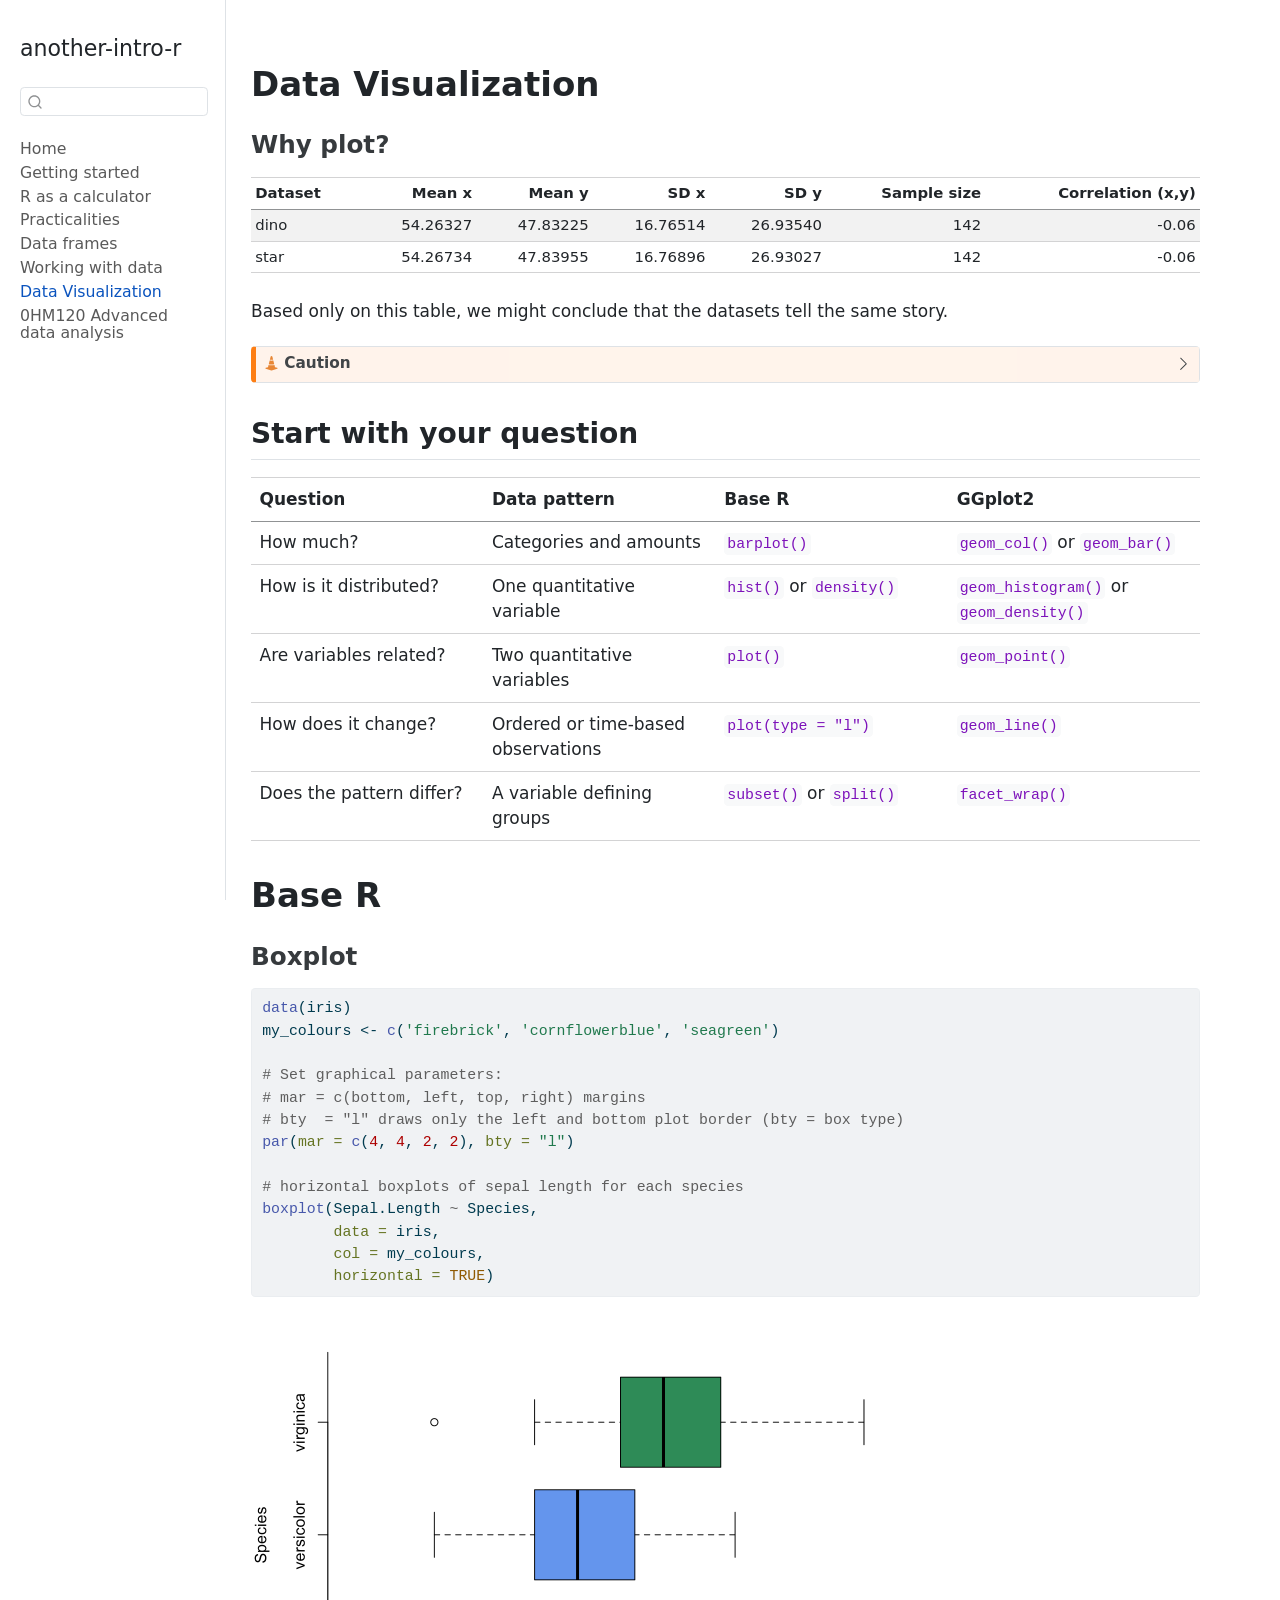
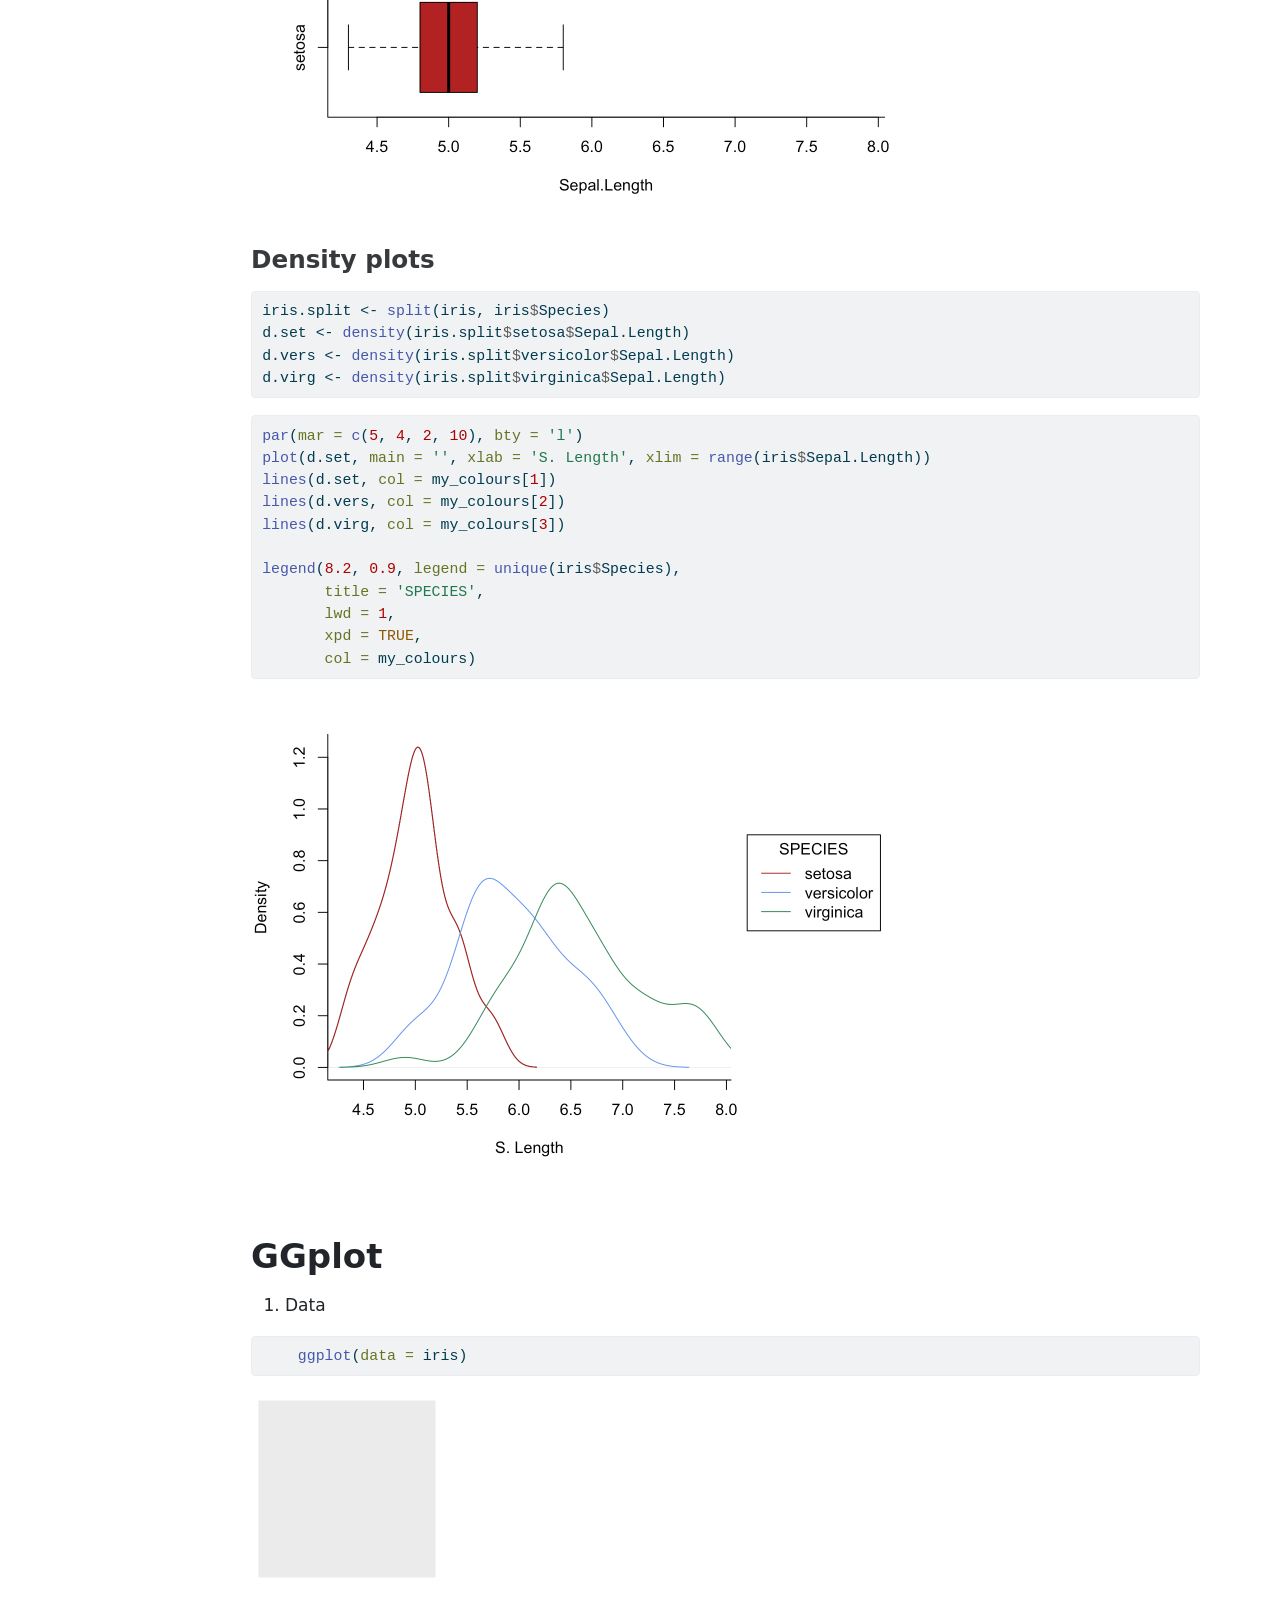
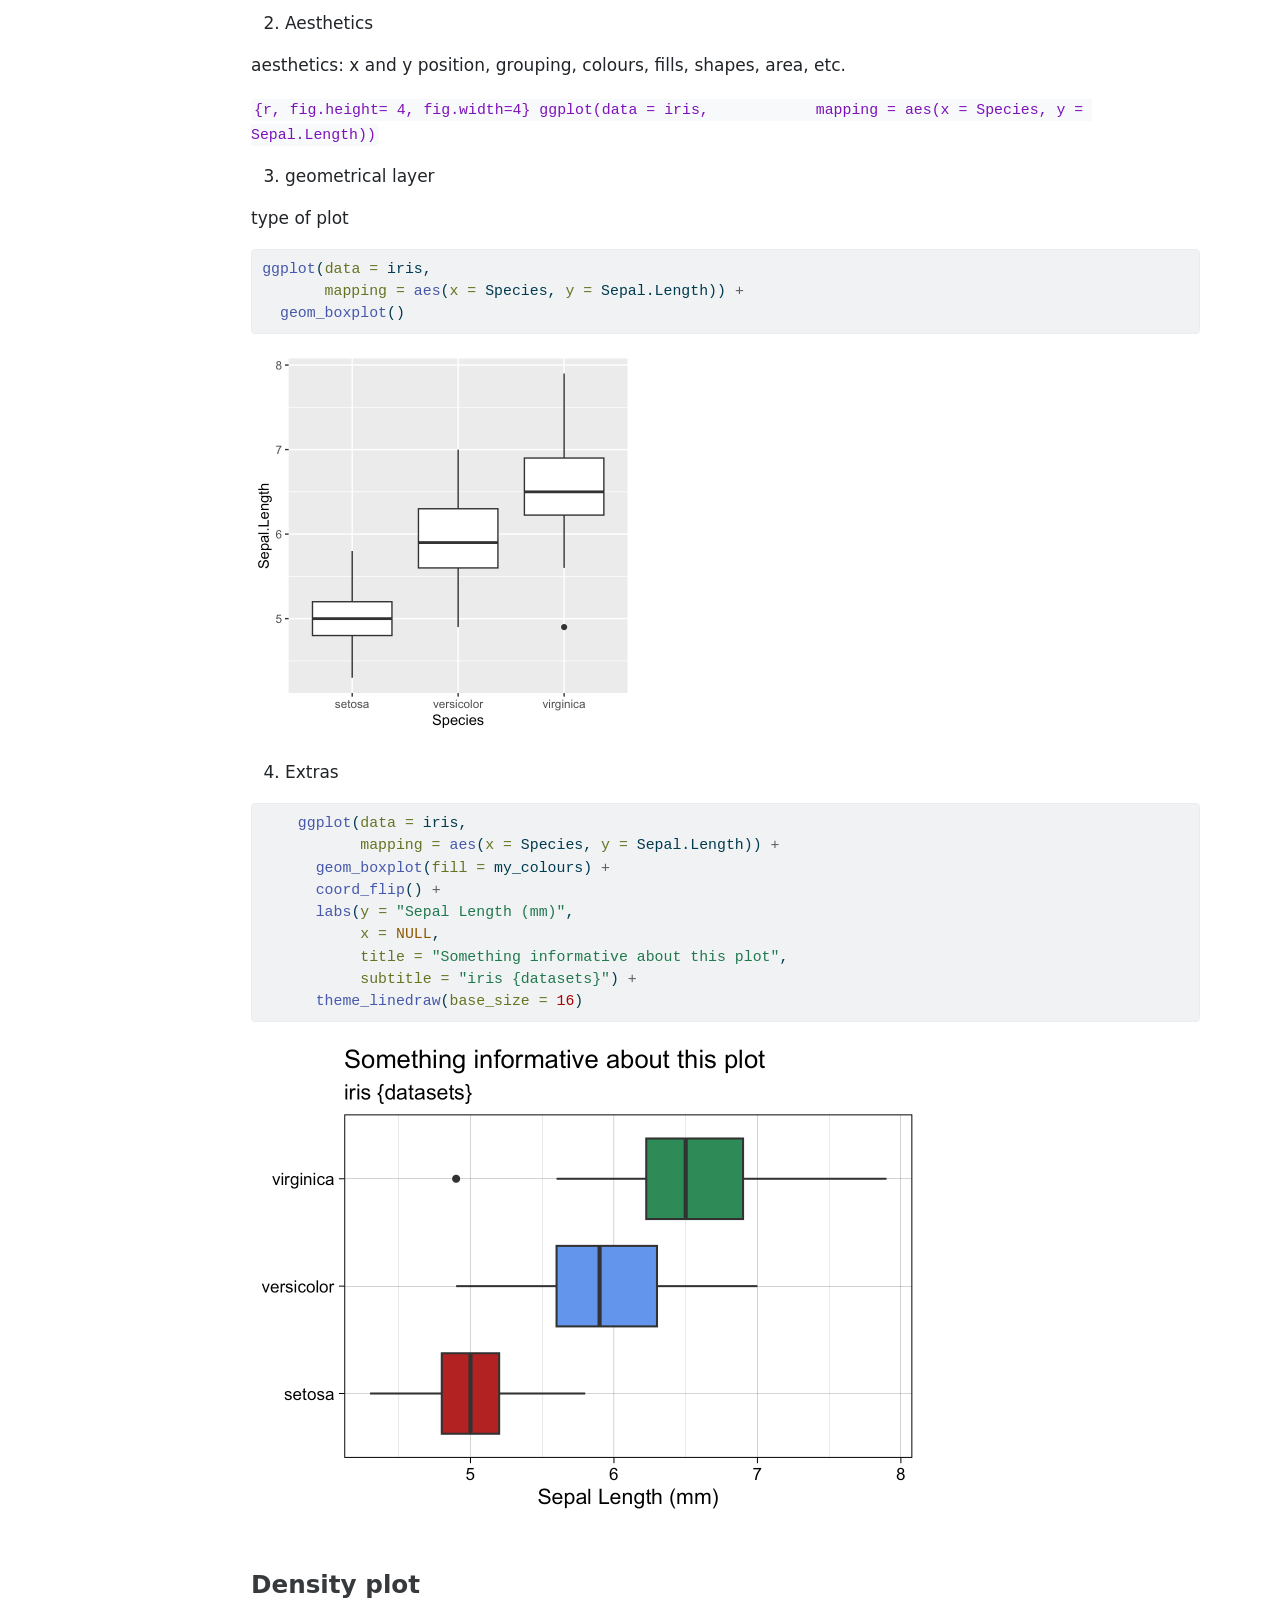
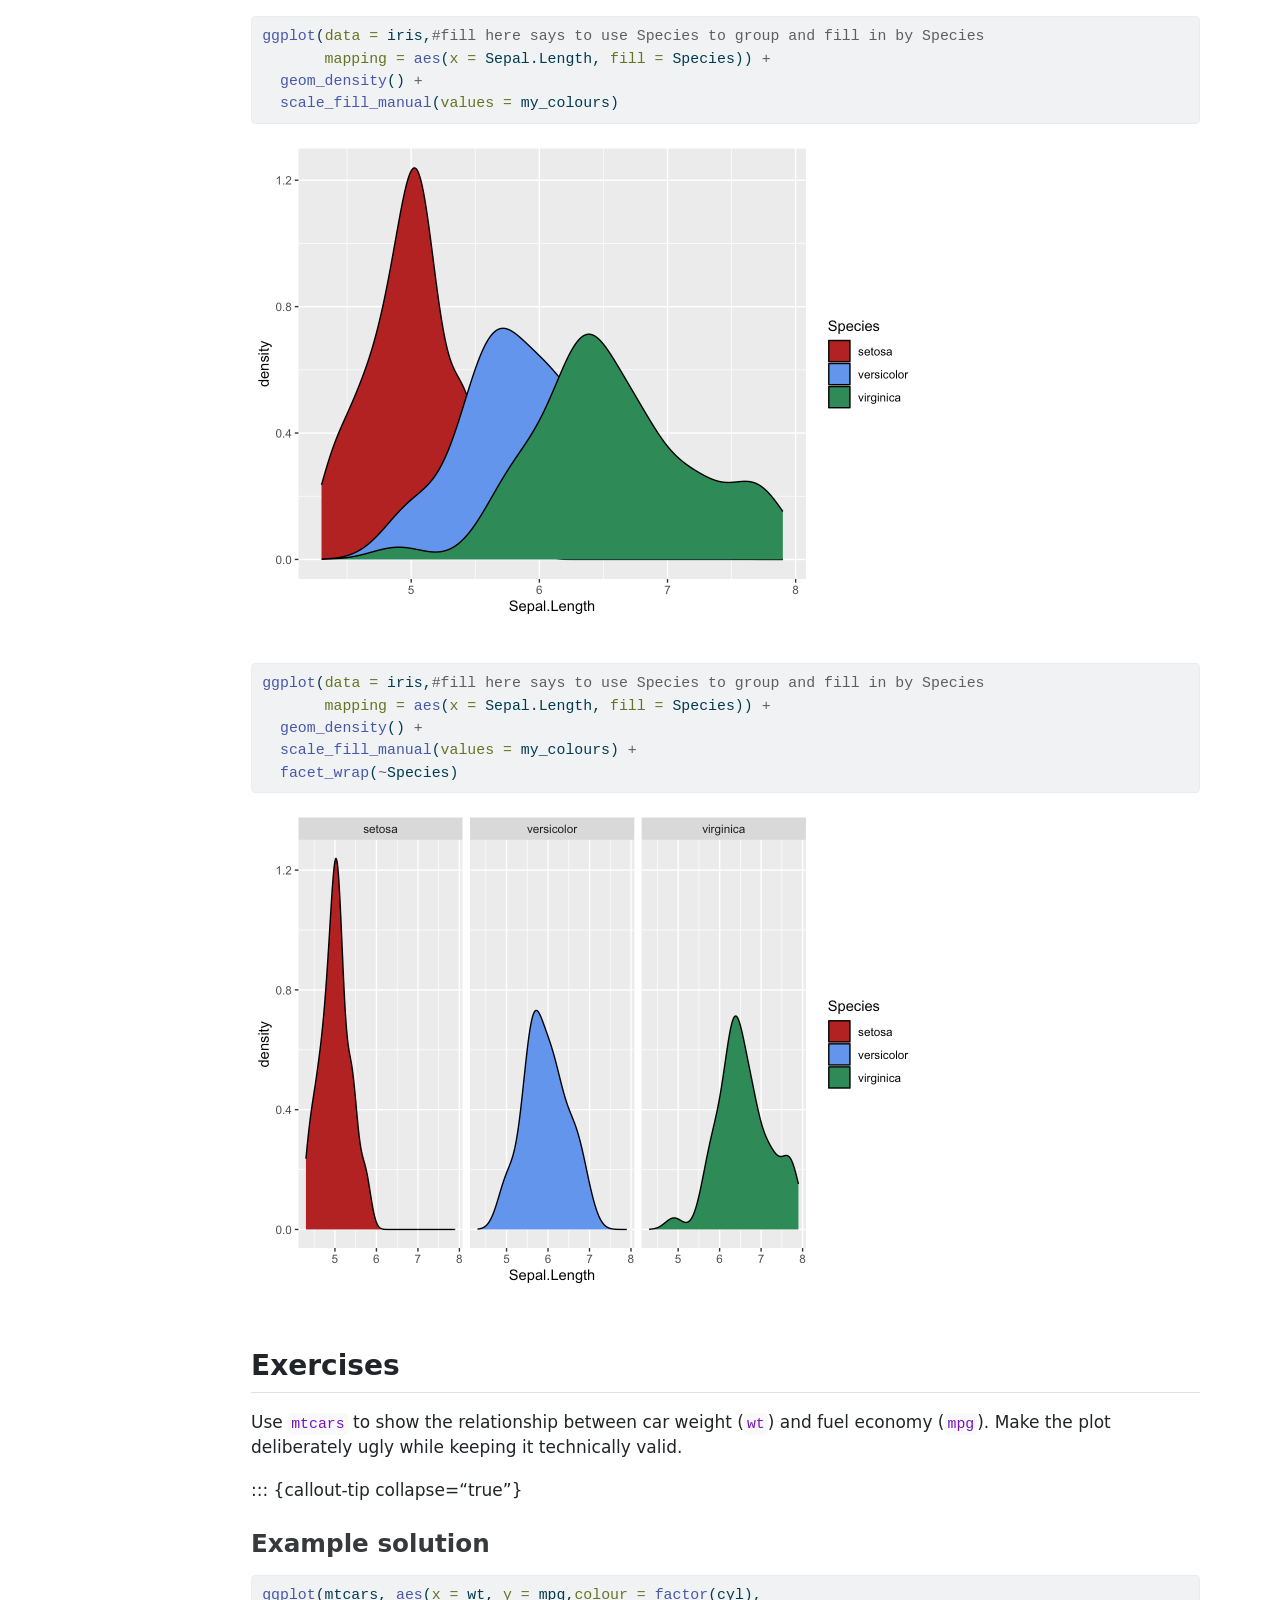
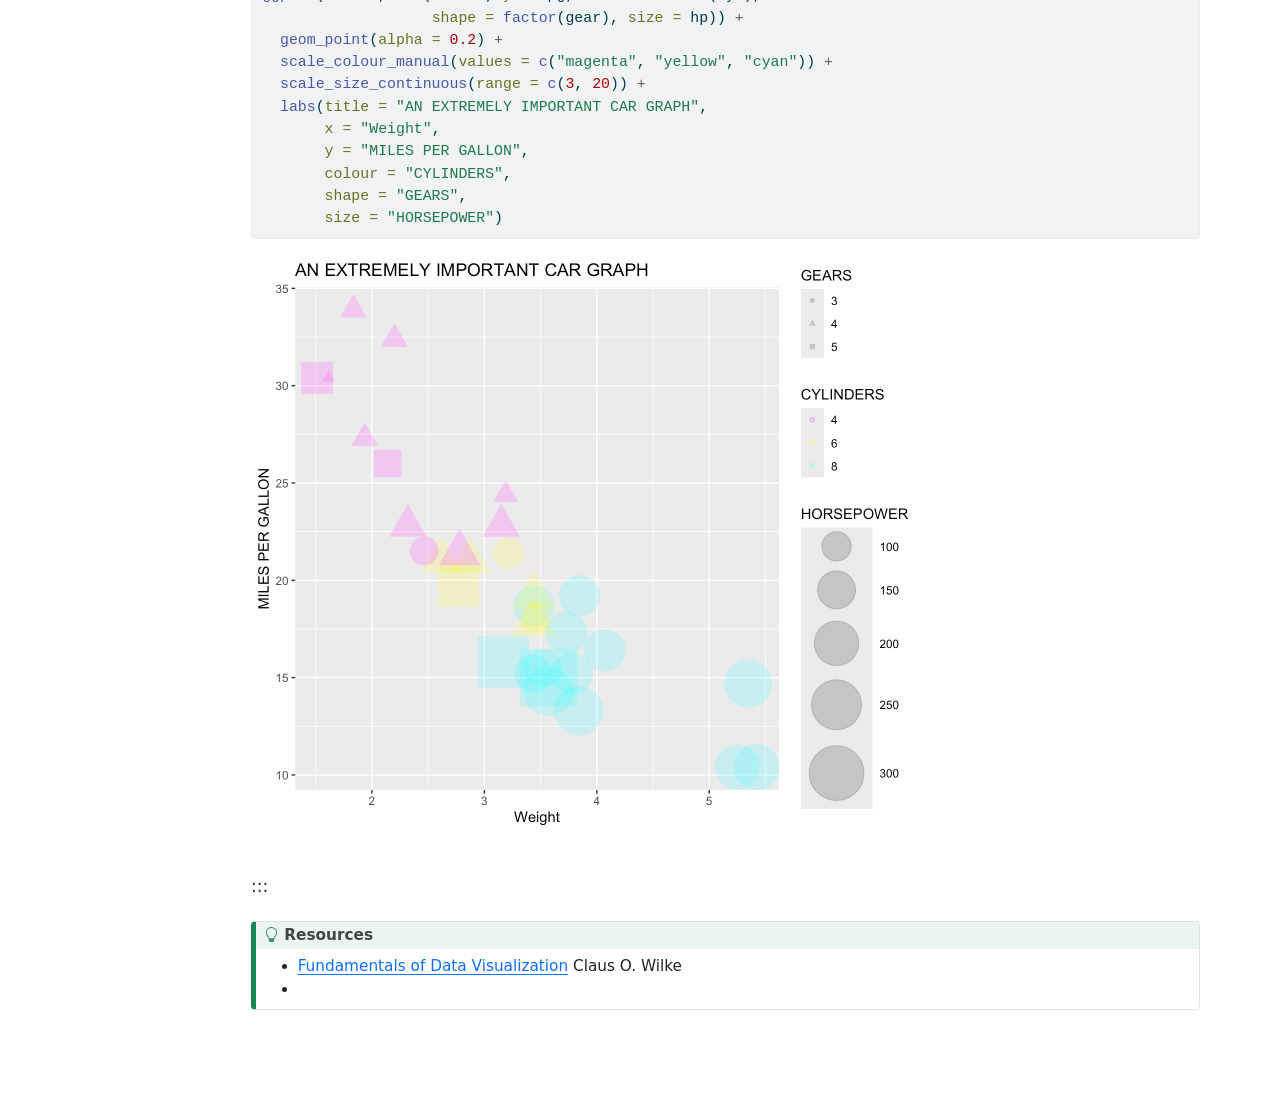
<file: 6.data_vis.html>
<!DOCTYPE html>
<html xmlns="http://www.w3.org/1999/xhtml" lang="en" xml:lang="en"><head>

<meta charset="utf-8">
<meta name="generator" content="quarto-1.7.32">

<meta name="viewport" content="width=device-width, initial-scale=1.0, user-scalable=yes">


<title>data_vis – another-intro-r</title>
<style>
code{white-space: pre-wrap;}
span.smallcaps{font-variant: small-caps;}
div.columns{display: flex; gap: min(4vw, 1.5em);}
div.column{flex: auto; overflow-x: auto;}
div.hanging-indent{margin-left: 1.5em; text-indent: -1.5em;}
ul.task-list{list-style: none;}
ul.task-list li input[type="checkbox"] {
  width: 0.8em;
  margin: 0 0.8em 0.2em -1em; /* quarto-specific, see https://github.com/quarto-dev/quarto-cli/issues/4556 */ 
  vertical-align: middle;
}
/* CSS for syntax highlighting */
html { -webkit-text-size-adjust: 100%; }
pre > code.sourceCode { white-space: pre; position: relative; }
pre > code.sourceCode > span { display: inline-block; line-height: 1.25; }
pre > code.sourceCode > span:empty { height: 1.2em; }
.sourceCode { overflow: visible; }
code.sourceCode > span { color: inherit; text-decoration: inherit; }
div.sourceCode { margin: 1em 0; }
pre.sourceCode { margin: 0; }
@media screen {
div.sourceCode { overflow: auto; }
}
@media print {
pre > code.sourceCode { white-space: pre-wrap; }
pre > code.sourceCode > span { text-indent: -5em; padding-left: 5em; }
}
pre.numberSource code
  { counter-reset: source-line 0; }
pre.numberSource code > span
  { position: relative; left: -4em; counter-increment: source-line; }
pre.numberSource code > span > a:first-child::before
  { content: counter(source-line);
    position: relative; left: -1em; text-align: right; vertical-align: baseline;
    border: none; display: inline-block;
    -webkit-touch-callout: none; -webkit-user-select: none;
    -khtml-user-select: none; -moz-user-select: none;
    -ms-user-select: none; user-select: none;
    padding: 0 4px; width: 4em;
  }
pre.numberSource { margin-left: 3em;  padding-left: 4px; }
div.sourceCode
  {   }
@media screen {
pre > code.sourceCode > span > a:first-child::before { text-decoration: underline; }
}
</style>


<script src="site_libs/quarto-nav/quarto-nav.js"></script>
<script src="site_libs/quarto-nav/headroom.min.js"></script>
<script src="site_libs/clipboard/clipboard.min.js"></script>
<script src="site_libs/quarto-search/autocomplete.umd.js"></script>
<script src="site_libs/quarto-search/fuse.min.js"></script>
<script src="site_libs/quarto-search/quarto-search.js"></script>
<meta name="quarto:offset" content="./">
<script src="site_libs/quarto-html/quarto.js" type="module"></script>
<script src="site_libs/quarto-html/tabsets/tabsets.js" type="module"></script>
<script src="site_libs/quarto-html/popper.min.js"></script>
<script src="site_libs/quarto-html/tippy.umd.min.js"></script>
<script src="site_libs/quarto-html/anchor.min.js"></script>
<link href="site_libs/quarto-html/tippy.css" rel="stylesheet">
<link href="site_libs/quarto-html/quarto-syntax-highlighting-37eea08aefeeee20ff55810ff984fec1.css" rel="stylesheet" id="quarto-text-highlighting-styles">
<script src="site_libs/bootstrap/bootstrap.min.js"></script>
<link href="site_libs/bootstrap/bootstrap-icons.css" rel="stylesheet">
<link href="site_libs/bootstrap/bootstrap-b2c493fdd487b110f6b1348dfd6a5174.min.css" rel="stylesheet" append-hash="true" id="quarto-bootstrap" data-mode="light">
<script src="site_libs/quarto-contrib/live-runtime/live-runtime.js" type="module"></script>
<link href="site_libs/quarto-contrib/live-runtime/live-runtime.css" rel="stylesheet">
<script id="quarto-search-options" type="application/json">{
  "location": "sidebar",
  "copy-button": false,
  "collapse-after": 3,
  "panel-placement": "start",
  "type": "textbox",
  "limit": 50,
  "keyboard-shortcut": [
    "f",
    "/",
    "s"
  ],
  "show-item-context": false,
  "language": {
    "search-no-results-text": "No results",
    "search-matching-documents-text": "matching documents",
    "search-copy-link-title": "Copy link to search",
    "search-hide-matches-text": "Hide additional matches",
    "search-more-match-text": "more match in this document",
    "search-more-matches-text": "more matches in this document",
    "search-clear-button-title": "Clear",
    "search-text-placeholder": "",
    "search-detached-cancel-button-title": "Cancel",
    "search-submit-button-title": "Submit",
    "search-label": "Search"
  }
}</script>
<script type="module" src="site_libs/quarto-ojs/quarto-ojs-runtime.js"></script>
<link href="site_libs/quarto-ojs/quarto-ojs.css" rel="stylesheet">
<script src="site_libs/kePrint-0.0.1/kePrint.js"></script>
<link href="site_libs/lightable-0.0.1/lightable.css" rel="stylesheet">


</head>

<body class="nav-sidebar docked fullcontent quarto-light">

<div id="quarto-search-results"></div>
  <header id="quarto-header" class="headroom fixed-top">
  <nav class="quarto-secondary-nav">
    <div class="container-fluid d-flex">
      <button type="button" class="quarto-btn-toggle btn" data-bs-toggle="collapse" role="button" data-bs-target=".quarto-sidebar-collapse-item" aria-controls="quarto-sidebar" aria-expanded="false" aria-label="Toggle sidebar navigation" onclick="if (window.quartoToggleHeadroom) { window.quartoToggleHeadroom(); }">
        <i class="bi bi-layout-text-sidebar-reverse"></i>
      </button>
        <nav class="quarto-page-breadcrumbs" aria-label="breadcrumb"><ol class="breadcrumb"><li class="breadcrumb-item"><a href="./6.data_vis.html">Data Visualization</a></li></ol></nav>
        <a class="flex-grow-1" role="navigation" data-bs-toggle="collapse" data-bs-target=".quarto-sidebar-collapse-item" aria-controls="quarto-sidebar" aria-expanded="false" aria-label="Toggle sidebar navigation" onclick="if (window.quartoToggleHeadroom) { window.quartoToggleHeadroom(); }">      
        </a>
      <button type="button" class="btn quarto-search-button" aria-label="Search" onclick="window.quartoOpenSearch();">
        <i class="bi bi-search"></i>
      </button>
    </div>
  </nav>
</header>
<!-- content -->
<div id="quarto-content" class="quarto-container page-columns page-rows-contents page-layout-article">
<!-- sidebar -->
  <nav id="quarto-sidebar" class="sidebar collapse collapse-horizontal quarto-sidebar-collapse-item sidebar-navigation docked overflow-auto">
    <div class="pt-lg-2 mt-2 text-left sidebar-header">
    <div class="sidebar-title mb-0 py-0">
      <a href="./">another-intro-r</a> 
    </div>
      </div>
        <div class="mt-2 flex-shrink-0 align-items-center">
        <div class="sidebar-search">
        <div id="quarto-search" class="" title="Search"></div>
        </div>
        </div>
    <div class="sidebar-menu-container"> 
    <ul class="list-unstyled mt-1">
        <li class="sidebar-item">
  <div class="sidebar-item-container"> 
  <a href="./index.html" class="sidebar-item-text sidebar-link">
 <span class="menu-text">Home</span></a>
  </div>
</li>
        <li class="sidebar-item">
  <div class="sidebar-item-container"> 
  <a href="./1.getting_started.html" class="sidebar-item-text sidebar-link">
 <span class="menu-text">Getting started</span></a>
  </div>
</li>
        <li class="sidebar-item">
  <div class="sidebar-item-container"> 
  <a href="./2.calculateR.html" class="sidebar-item-text sidebar-link">
 <span class="menu-text">R as a calculator</span></a>
  </div>
</li>
        <li class="sidebar-item">
  <div class="sidebar-item-container"> 
  <a href="./3.file_types.html" class="sidebar-item-text sidebar-link">
 <span class="menu-text">Practicalities</span></a>
  </div>
</li>
        <li class="sidebar-item">
  <div class="sidebar-item-container"> 
  <a href="./4.dataframes.html" class="sidebar-item-text sidebar-link">
 <span class="menu-text">Data frames</span></a>
  </div>
</li>
        <li class="sidebar-item">
  <div class="sidebar-item-container"> 
  <a href="./5.working_with_data.html" class="sidebar-item-text sidebar-link">
 <span class="menu-text">Working with data</span></a>
  </div>
</li>
        <li class="sidebar-item">
  <div class="sidebar-item-container"> 
  <a href="./6.data_vis.html" class="sidebar-item-text sidebar-link active">
 <span class="menu-text">Data Visualization</span></a>
  </div>
</li>
        <li class="sidebar-item">
  <div class="sidebar-item-container"> 
  <a href="./course_matterial.html" class="sidebar-item-text sidebar-link">
 <span class="menu-text">0HM120 Advanced data analysis</span></a>
  </div>
</li>
    </ul>
    </div>
</nav>
<div id="quarto-sidebar-glass" class="quarto-sidebar-collapse-item" data-bs-toggle="collapse" data-bs-target=".quarto-sidebar-collapse-item"></div>
<!-- margin-sidebar -->
    
<!-- main -->
<main class="content" id="quarto-document-content"><header id="title-block-header" class="quarto-title-block"></header>




<section id="data-visualization" class="level1">
<h1>Data Visualization</h1>
<section id="why-plot" class="level3">
<h3 class="anchored" data-anchor-id="why-plot">Why plot?</h3>
<div class="cell">
<div class="cell-output-display">
<table class="table caption-top table-sm table-striped small" data-quarto-postprocess="true">
<thead>
<tr class="header">
<th style="text-align: left;" data-quarto-table-cell-role="th">Dataset</th>
<th style="text-align: right;" data-quarto-table-cell-role="th">Mean x</th>
<th style="text-align: right;" data-quarto-table-cell-role="th">Mean y</th>
<th style="text-align: right;" data-quarto-table-cell-role="th">SD x</th>
<th style="text-align: right;" data-quarto-table-cell-role="th">SD y</th>
<th style="text-align: right;" data-quarto-table-cell-role="th">Sample size</th>
<th style="text-align: right;" data-quarto-table-cell-role="th">Correlation (x,y)</th>
</tr>
</thead>
<tbody>
<tr class="odd">
<td style="text-align: left;">dino</td>
<td style="text-align: right;">54.26327</td>
<td style="text-align: right;">47.83225</td>
<td style="text-align: right;">16.76514</td>
<td style="text-align: right;">26.93540</td>
<td style="text-align: right;">142</td>
<td style="text-align: right;">-0.06</td>
</tr>
<tr class="even">
<td style="text-align: left;">star</td>
<td style="text-align: right;">54.26734</td>
<td style="text-align: right;">47.83955</td>
<td style="text-align: right;">16.76896</td>
<td style="text-align: right;">26.93027</td>
<td style="text-align: right;">142</td>
<td style="text-align: right;">-0.06</td>
</tr>
</tbody>
</table>
</div>
</div>
<p>Based only on this table, we might conclude that the datasets tell the same story.</p>
<div class="callout callout-style-default callout-caution callout-titled">
<div class="callout-header d-flex align-content-center" data-bs-toggle="collapse" data-bs-target=".callout-1-contents" aria-controls="callout-1" aria-expanded="false" aria-label="Toggle callout">
<div class="callout-icon-container">
<i class="callout-icon"></i>
</div>
<div class="callout-title-container flex-fill">
Caution
</div>
<div class="callout-btn-toggle d-inline-block border-0 py-1 ps-1 pe-0 float-end"><i class="callout-toggle"></i></div>
</div>
<div id="callout-1" class="callout-1-contents callout-collapse collapse">
<div class="callout-body-container callout-body">
<div class="cell">
<div class="cell-output-display">
<div>
<figure class="figure">
<p><img src="6.data_vis_files/figure-html/unnamed-chunk-3-1.png" class="img-fluid figure-img" width="672"></p>
</figure>
</div>
</div>
</div>
<p>A numerical summary answers a specific question. A plot helps us notice things we did not think to ask.</p>
</div>
</div>
</div>
</section>
<section id="start-with-your-question" class="level2">
<h2 class="anchored" data-anchor-id="start-with-your-question">Start with your question</h2>
<table class="caption-top table">
<colgroup>
<col style="width: 24%">
<col style="width: 24%">
<col style="width: 24%">
<col style="width: 26%">
</colgroup>
<thead>
<tr class="header">
<th>Question</th>
<th>Data pattern</th>
<th>Base R</th>
<th>GGplot2</th>
</tr>
</thead>
<tbody>
<tr class="odd">
<td>How much?</td>
<td>Categories and amounts</td>
<td><code>barplot()</code></td>
<td><code>geom_col()</code> or <code>geom_bar()</code></td>
</tr>
<tr class="even">
<td>How is it distributed?</td>
<td>One quantitative variable</td>
<td><code>hist()</code> or <code>density()</code></td>
<td><code>geom_histogram()</code> or <code>geom_density()</code></td>
</tr>
<tr class="odd">
<td>Are variables related?</td>
<td>Two quantitative variables</td>
<td><code>plot()</code></td>
<td><code>geom_point()</code></td>
</tr>
<tr class="even">
<td>How does it change?</td>
<td>Ordered or time-based observations</td>
<td><code>plot(type = "l")</code></td>
<td><code>geom_line()</code></td>
</tr>
<tr class="odd">
<td>Does the pattern differ?</td>
<td>A variable defining groups</td>
<td><code>subset()</code> or <code>split()</code></td>
<td><code>facet_wrap()</code></td>
</tr>
</tbody>
</table>
</section>
</section>
<section id="base-r" class="level1">
<h1>Base R</h1>
<section id="boxplot" class="level3">
<h3 class="anchored" data-anchor-id="boxplot">Boxplot</h3>
<div class="cell">
<div class="sourceCode cell-code" id="cb1"><pre class="sourceCode r code-with-copy"><code class="sourceCode r"><span id="cb1-1"><a href="#cb1-1" aria-hidden="true" tabindex="-1"></a><span class="fu">data</span>(iris)</span>
<span id="cb1-2"><a href="#cb1-2" aria-hidden="true" tabindex="-1"></a>my_colours <span class="ot">&lt;-</span> <span class="fu">c</span>(<span class="st">'firebrick'</span>, <span class="st">'cornflowerblue'</span>, <span class="st">'seagreen'</span>)</span>
<span id="cb1-3"><a href="#cb1-3" aria-hidden="true" tabindex="-1"></a></span>
<span id="cb1-4"><a href="#cb1-4" aria-hidden="true" tabindex="-1"></a><span class="co"># Set graphical parameters:</span></span>
<span id="cb1-5"><a href="#cb1-5" aria-hidden="true" tabindex="-1"></a><span class="co"># mar = c(bottom, left, top, right) margins</span></span>
<span id="cb1-6"><a href="#cb1-6" aria-hidden="true" tabindex="-1"></a><span class="co"># bty  = "l" draws only the left and bottom plot border (bty = box type)</span></span>
<span id="cb1-7"><a href="#cb1-7" aria-hidden="true" tabindex="-1"></a><span class="fu">par</span>(<span class="at">mar =</span> <span class="fu">c</span>(<span class="dv">4</span>, <span class="dv">4</span>, <span class="dv">2</span>, <span class="dv">2</span>), <span class="at">bty =</span> <span class="st">"l"</span>)</span>
<span id="cb1-8"><a href="#cb1-8" aria-hidden="true" tabindex="-1"></a></span>
<span id="cb1-9"><a href="#cb1-9" aria-hidden="true" tabindex="-1"></a><span class="co"># horizontal boxplots of sepal length for each species</span></span>
<span id="cb1-10"><a href="#cb1-10" aria-hidden="true" tabindex="-1"></a><span class="fu">boxplot</span>(Sepal.Length <span class="sc">~</span> Species, </span>
<span id="cb1-11"><a href="#cb1-11" aria-hidden="true" tabindex="-1"></a>        <span class="at">data =</span> iris, </span>
<span id="cb1-12"><a href="#cb1-12" aria-hidden="true" tabindex="-1"></a>        <span class="at">col =</span> my_colours, </span>
<span id="cb1-13"><a href="#cb1-13" aria-hidden="true" tabindex="-1"></a>        <span class="at">horizontal =</span> <span class="cn">TRUE</span>)</span></code><button title="Copy to Clipboard" class="code-copy-button"><i class="bi"></i></button></pre></div>
<div class="cell-output-display">
<div>
<figure class="figure">
<p><img src="6.data_vis_files/figure-html/unnamed-chunk-4-1.png" class="img-fluid figure-img" width="672"></p>
</figure>
</div>
</div>
</div>
</section>
<section id="density-plots" class="level3">
<h3 class="anchored" data-anchor-id="density-plots">Density plots</h3>
<div class="cell">
<div class="sourceCode cell-code" id="cb2"><pre class="sourceCode r code-with-copy"><code class="sourceCode r"><span id="cb2-1"><a href="#cb2-1" aria-hidden="true" tabindex="-1"></a>iris.split <span class="ot">&lt;-</span> <span class="fu">split</span>(iris, iris<span class="sc">$</span>Species)</span>
<span id="cb2-2"><a href="#cb2-2" aria-hidden="true" tabindex="-1"></a>d.set <span class="ot">&lt;-</span> <span class="fu">density</span>(iris.split<span class="sc">$</span>setosa<span class="sc">$</span>Sepal.Length) </span>
<span id="cb2-3"><a href="#cb2-3" aria-hidden="true" tabindex="-1"></a>d.vers <span class="ot">&lt;-</span> <span class="fu">density</span>(iris.split<span class="sc">$</span>versicolor<span class="sc">$</span>Sepal.Length) </span>
<span id="cb2-4"><a href="#cb2-4" aria-hidden="true" tabindex="-1"></a>d.virg <span class="ot">&lt;-</span> <span class="fu">density</span>(iris.split<span class="sc">$</span>virginica<span class="sc">$</span>Sepal.Length)</span></code><button title="Copy to Clipboard" class="code-copy-button"><i class="bi"></i></button></pre></div>
</div>
<div class="cell">
<div class="sourceCode cell-code" id="cb3"><pre class="sourceCode r code-with-copy"><code class="sourceCode r"><span id="cb3-1"><a href="#cb3-1" aria-hidden="true" tabindex="-1"></a><span class="fu">par</span>(<span class="at">mar =</span> <span class="fu">c</span>(<span class="dv">5</span>, <span class="dv">4</span>, <span class="dv">2</span>, <span class="dv">10</span>), <span class="at">bty =</span> <span class="st">'l'</span>)</span>
<span id="cb3-2"><a href="#cb3-2" aria-hidden="true" tabindex="-1"></a><span class="fu">plot</span>(d.set, <span class="at">main =</span> <span class="st">''</span>, <span class="at">xlab =</span> <span class="st">'S. Length'</span>, <span class="at">xlim =</span> <span class="fu">range</span>(iris<span class="sc">$</span>Sepal.Length))</span>
<span id="cb3-3"><a href="#cb3-3" aria-hidden="true" tabindex="-1"></a><span class="fu">lines</span>(d.set, <span class="at">col =</span> my_colours[<span class="dv">1</span>])</span>
<span id="cb3-4"><a href="#cb3-4" aria-hidden="true" tabindex="-1"></a><span class="fu">lines</span>(d.vers, <span class="at">col =</span> my_colours[<span class="dv">2</span>])</span>
<span id="cb3-5"><a href="#cb3-5" aria-hidden="true" tabindex="-1"></a><span class="fu">lines</span>(d.virg, <span class="at">col =</span> my_colours[<span class="dv">3</span>])</span>
<span id="cb3-6"><a href="#cb3-6" aria-hidden="true" tabindex="-1"></a></span>
<span id="cb3-7"><a href="#cb3-7" aria-hidden="true" tabindex="-1"></a><span class="fu">legend</span>(<span class="fl">8.2</span>, <span class="fl">0.9</span>, <span class="at">legend =</span> <span class="fu">unique</span>(iris<span class="sc">$</span>Species), </span>
<span id="cb3-8"><a href="#cb3-8" aria-hidden="true" tabindex="-1"></a>       <span class="at">title =</span> <span class="st">'SPECIES'</span>, </span>
<span id="cb3-9"><a href="#cb3-9" aria-hidden="true" tabindex="-1"></a>       <span class="at">lwd =</span> <span class="dv">1</span>,</span>
<span id="cb3-10"><a href="#cb3-10" aria-hidden="true" tabindex="-1"></a>       <span class="at">xpd =</span> <span class="cn">TRUE</span>, </span>
<span id="cb3-11"><a href="#cb3-11" aria-hidden="true" tabindex="-1"></a>       <span class="at">col =</span> my_colours)</span></code><button title="Copy to Clipboard" class="code-copy-button"><i class="bi"></i></button></pre></div>
<div class="cell-output-display">
<div>
<figure class="figure">
<p><img src="6.data_vis_files/figure-html/unnamed-chunk-6-1.png" class="img-fluid figure-img" width="672"></p>
</figure>
</div>
</div>
</div>
</section>
</section>
<section id="ggplot" class="level1">
<h1>GGplot</h1>
<ol type="1">
<li>Data</li>
</ol>
<div class="cell">
<div class="sourceCode cell-code" id="cb4"><pre class="sourceCode r code-with-copy"><code class="sourceCode r"><span id="cb4-1"><a href="#cb4-1" aria-hidden="true" tabindex="-1"></a>    <span class="fu">ggplot</span>(<span class="at">data =</span> iris)</span></code><button title="Copy to Clipboard" class="code-copy-button"><i class="bi"></i></button></pre></div>
<div class="cell-output-display">
<div>
<figure class="figure">
<p><img src="6.data_vis_files/figure-html/unnamed-chunk-7-1.png" class="img-fluid figure-img" width="192"></p>
</figure>
</div>
</div>
</div>
<ol start="2" type="1">
<li>Aesthetics</li>
</ol>
<p>aesthetics: x and y position, grouping, colours, fills, shapes, area, etc.</p>
<p><code>{r, fig.height= 4, fig.width=4} ggplot(data = iris,            mapping = aes(x = Species, y = Sepal.Length))</code></p>
<ol start="3" type="1">
<li>geometrical layer</li>
</ol>
<p>type of plot</p>
<div class="cell">
<div class="sourceCode cell-code" id="cb5"><pre class="sourceCode r code-with-copy"><code class="sourceCode r"><span id="cb5-1"><a href="#cb5-1" aria-hidden="true" tabindex="-1"></a><span class="fu">ggplot</span>(<span class="at">data =</span> iris,</span>
<span id="cb5-2"><a href="#cb5-2" aria-hidden="true" tabindex="-1"></a>       <span class="at">mapping =</span> <span class="fu">aes</span>(<span class="at">x =</span> Species, <span class="at">y =</span> Sepal.Length)) <span class="sc">+</span></span>
<span id="cb5-3"><a href="#cb5-3" aria-hidden="true" tabindex="-1"></a>  <span class="fu">geom_boxplot</span>()</span></code><button title="Copy to Clipboard" class="code-copy-button"><i class="bi"></i></button></pre></div>
<div class="cell-output-display">
<div>
<figure class="figure">
<p><img src="6.data_vis_files/figure-html/unnamed-chunk-8-1.png" class="img-fluid figure-img" width="384"></p>
</figure>
</div>
</div>
</div>
<ol start="4" type="1">
<li>Extras</li>
</ol>
<div class="cell">
<div class="sourceCode cell-code" id="cb6"><pre class="sourceCode r code-with-copy"><code class="sourceCode r"><span id="cb6-1"><a href="#cb6-1" aria-hidden="true" tabindex="-1"></a>    <span class="fu">ggplot</span>(<span class="at">data =</span> iris,</span>
<span id="cb6-2"><a href="#cb6-2" aria-hidden="true" tabindex="-1"></a>           <span class="at">mapping =</span> <span class="fu">aes</span>(<span class="at">x =</span> Species, <span class="at">y =</span> Sepal.Length)) <span class="sc">+</span></span>
<span id="cb6-3"><a href="#cb6-3" aria-hidden="true" tabindex="-1"></a>      <span class="fu">geom_boxplot</span>(<span class="at">fill =</span> my_colours) <span class="sc">+</span></span>
<span id="cb6-4"><a href="#cb6-4" aria-hidden="true" tabindex="-1"></a>      <span class="fu">coord_flip</span>() <span class="sc">+</span></span>
<span id="cb6-5"><a href="#cb6-5" aria-hidden="true" tabindex="-1"></a>      <span class="fu">labs</span>(<span class="at">y =</span> <span class="st">"Sepal Length (mm)"</span>, </span>
<span id="cb6-6"><a href="#cb6-6" aria-hidden="true" tabindex="-1"></a>           <span class="at">x =</span> <span class="cn">NULL</span>, </span>
<span id="cb6-7"><a href="#cb6-7" aria-hidden="true" tabindex="-1"></a>           <span class="at">title =</span> <span class="st">"Something informative about this plot"</span>, </span>
<span id="cb6-8"><a href="#cb6-8" aria-hidden="true" tabindex="-1"></a>           <span class="at">subtitle =</span> <span class="st">"iris {datasets}"</span>) <span class="sc">+</span></span>
<span id="cb6-9"><a href="#cb6-9" aria-hidden="true" tabindex="-1"></a>      <span class="fu">theme_linedraw</span>(<span class="at">base_size =</span> <span class="dv">16</span>)</span></code><button title="Copy to Clipboard" class="code-copy-button"><i class="bi"></i></button></pre></div>
<div class="cell-output-display">
<div>
<figure class="figure">
<p><img src="6.data_vis_files/figure-html/unnamed-chunk-9-1.png" class="img-fluid figure-img" width="672"></p>
</figure>
</div>
</div>
</div>
<section id="density-plot" class="level3">
<h3 class="anchored" data-anchor-id="density-plot">Density plot</h3>
<div class="cell">
<div class="sourceCode cell-code" id="cb7"><pre class="sourceCode r code-with-copy"><code class="sourceCode r"><span id="cb7-1"><a href="#cb7-1" aria-hidden="true" tabindex="-1"></a><span class="fu">ggplot</span>(<span class="at">data =</span> iris,<span class="co">#fill here says to use Species to group and fill in by Species </span></span>
<span id="cb7-2"><a href="#cb7-2" aria-hidden="true" tabindex="-1"></a>       <span class="at">mapping =</span> <span class="fu">aes</span>(<span class="at">x =</span> Sepal.Length, <span class="at">fill =</span> Species)) <span class="sc">+</span></span>
<span id="cb7-3"><a href="#cb7-3" aria-hidden="true" tabindex="-1"></a>  <span class="fu">geom_density</span>() <span class="sc">+</span></span>
<span id="cb7-4"><a href="#cb7-4" aria-hidden="true" tabindex="-1"></a>  <span class="fu">scale_fill_manual</span>(<span class="at">values =</span> my_colours)</span></code><button title="Copy to Clipboard" class="code-copy-button"><i class="bi"></i></button></pre></div>
<div class="cell-output-display">
<div>
<figure class="figure">
<p><img src="6.data_vis_files/figure-html/unnamed-chunk-10-1.png" class="img-fluid figure-img" width="672"></p>
</figure>
</div>
</div>
</div>
<div class="cell">
<div class="sourceCode cell-code" id="cb8"><pre class="sourceCode r code-with-copy"><code class="sourceCode r"><span id="cb8-1"><a href="#cb8-1" aria-hidden="true" tabindex="-1"></a><span class="fu">ggplot</span>(<span class="at">data =</span> iris,<span class="co">#fill here says to use Species to group and fill in by Species </span></span>
<span id="cb8-2"><a href="#cb8-2" aria-hidden="true" tabindex="-1"></a>       <span class="at">mapping =</span> <span class="fu">aes</span>(<span class="at">x =</span> Sepal.Length, <span class="at">fill =</span> Species)) <span class="sc">+</span></span>
<span id="cb8-3"><a href="#cb8-3" aria-hidden="true" tabindex="-1"></a>  <span class="fu">geom_density</span>() <span class="sc">+</span></span>
<span id="cb8-4"><a href="#cb8-4" aria-hidden="true" tabindex="-1"></a>  <span class="fu">scale_fill_manual</span>(<span class="at">values =</span> my_colours) <span class="sc">+</span></span>
<span id="cb8-5"><a href="#cb8-5" aria-hidden="true" tabindex="-1"></a>  <span class="fu">facet_wrap</span>(<span class="sc">~</span>Species)</span></code><button title="Copy to Clipboard" class="code-copy-button"><i class="bi"></i></button></pre></div>
<div class="cell-output-display">
<div>
<figure class="figure">
<p><img src="6.data_vis_files/figure-html/unnamed-chunk-11-1.png" class="img-fluid figure-img" width="672"></p>
</figure>
</div>
</div>
</div>
</section>
<section id="exercises" class="level2">
<h2 class="anchored" data-anchor-id="exercises">Exercises</h2>
<p>Use <code>mtcars</code> to show the relationship between car weight (<code>wt</code>) and fuel economy (<code>mpg</code>). Make the plot deliberately ugly while keeping it technically valid.</p>
<p>::: {callout-tip collapse=“true”}</p>
<section id="example-solution" class="level3">
<h3 class="anchored" data-anchor-id="example-solution">Example solution</h3>
<div class="cell">
<div class="sourceCode cell-code" id="cb9"><pre class="sourceCode r code-with-copy"><code class="sourceCode r"><span id="cb9-1"><a href="#cb9-1" aria-hidden="true" tabindex="-1"></a><span class="fu">ggplot</span>(mtcars, <span class="fu">aes</span>(<span class="at">x =</span> wt, <span class="at">y =</span> mpg,<span class="at">colour =</span> <span class="fu">factor</span>(cyl), </span>
<span id="cb9-2"><a href="#cb9-2" aria-hidden="true" tabindex="-1"></a>                   <span class="at">shape =</span> <span class="fu">factor</span>(gear), <span class="at">size =</span> hp)) <span class="sc">+</span></span>
<span id="cb9-3"><a href="#cb9-3" aria-hidden="true" tabindex="-1"></a>  <span class="fu">geom_point</span>(<span class="at">alpha =</span> <span class="fl">0.2</span>) <span class="sc">+</span></span>
<span id="cb9-4"><a href="#cb9-4" aria-hidden="true" tabindex="-1"></a>  <span class="fu">scale_colour_manual</span>(<span class="at">values =</span> <span class="fu">c</span>(<span class="st">"magenta"</span>, <span class="st">"yellow"</span>, <span class="st">"cyan"</span>)) <span class="sc">+</span></span>
<span id="cb9-5"><a href="#cb9-5" aria-hidden="true" tabindex="-1"></a>  <span class="fu">scale_size_continuous</span>(<span class="at">range =</span> <span class="fu">c</span>(<span class="dv">3</span>, <span class="dv">20</span>)) <span class="sc">+</span></span>
<span id="cb9-6"><a href="#cb9-6" aria-hidden="true" tabindex="-1"></a>  <span class="fu">labs</span>(<span class="at">title =</span> <span class="st">"AN EXTREMELY IMPORTANT CAR GRAPH"</span>,</span>
<span id="cb9-7"><a href="#cb9-7" aria-hidden="true" tabindex="-1"></a>       <span class="at">x =</span> <span class="st">"Weight"</span>,</span>
<span id="cb9-8"><a href="#cb9-8" aria-hidden="true" tabindex="-1"></a>       <span class="at">y =</span> <span class="st">"MILES PER GALLON"</span>,</span>
<span id="cb9-9"><a href="#cb9-9" aria-hidden="true" tabindex="-1"></a>       <span class="at">colour =</span> <span class="st">"CYLINDERS"</span>,</span>
<span id="cb9-10"><a href="#cb9-10" aria-hidden="true" tabindex="-1"></a>       <span class="at">shape =</span> <span class="st">"GEARS"</span>,</span>
<span id="cb9-11"><a href="#cb9-11" aria-hidden="true" tabindex="-1"></a>       <span class="at">size =</span> <span class="st">"HORSEPOWER"</span>)</span></code><button title="Copy to Clipboard" class="code-copy-button"><i class="bi"></i></button></pre></div>
<div class="cell-output-display">
<div>
<figure class="figure">
<p><img src="6.data_vis_files/figure-html/unnamed-chunk-12-1.png" class="img-fluid figure-img" width="672"></p>
</figure>
</div>
</div>
</div>
<p>:::</p>
<div class="callout callout-style-default callout-tip callout-titled">
<div class="callout-header d-flex align-content-center">
<div class="callout-icon-container">
<i class="callout-icon"></i>
</div>
<div class="callout-title-container flex-fill">
Resources
</div>
</div>
<div class="callout-body-container callout-body">
<ul>
<li><a href="https://clauswilke.com/dataviz/">Fundamentals of Data Visualization</a> Claus O. Wilke</li>
<li></li>
</ul>
</div>
</div>


<script type="ojs-module-contents">
eyJjb250ZW50cyI6W119
</script>
<div id="exercise-loading-indicator" class="exercise-loading-indicator d-none d-flex align-items-center gap-2">
<div id="exercise-loading-status" class="d-flex gap-2">

</div>
<div class="spinner-grow spinner-grow-sm">

</div>
</div>
<script type="vfs-file">
W10=
</script>
</section>
</section>
</section>

</main> <!-- /main -->
<script type="ojs-module-contents">
eyJjb250ZW50cyI6W119
</script>
<script type="module">
if (window.location.protocol === "file:") { alert("The OJS runtime does not work with file:// URLs. Please use a web server to view this document."); }
window._ojs.paths.runtimeToDoc = "../..";
window._ojs.paths.runtimeToRoot = "../..";
window._ojs.paths.docToRoot = "";
window._ojs.selfContained = false;
window._ojs.runtime.interpretFromScriptTags();
</script>
<script id="quarto-html-after-body" type="application/javascript">
  window.document.addEventListener("DOMContentLoaded", function (event) {
    const icon = "";
    const anchorJS = new window.AnchorJS();
    anchorJS.options = {
      placement: 'right',
      icon: icon
    };
    anchorJS.add('.anchored');
    const isCodeAnnotation = (el) => {
      for (const clz of el.classList) {
        if (clz.startsWith('code-annotation-')) {                     
          return true;
        }
      }
      return false;
    }
    const onCopySuccess = function(e) {
      // button target
      const button = e.trigger;
      // don't keep focus
      button.blur();
      // flash "checked"
      button.classList.add('code-copy-button-checked');
      var currentTitle = button.getAttribute("title");
      button.setAttribute("title", "Copied!");
      let tooltip;
      if (window.bootstrap) {
        button.setAttribute("data-bs-toggle", "tooltip");
        button.setAttribute("data-bs-placement", "left");
        button.setAttribute("data-bs-title", "Copied!");
        tooltip = new bootstrap.Tooltip(button, 
          { trigger: "manual", 
            customClass: "code-copy-button-tooltip",
            offset: [0, -8]});
        tooltip.show();    
      }
      setTimeout(function() {
        if (tooltip) {
          tooltip.hide();
          button.removeAttribute("data-bs-title");
          button.removeAttribute("data-bs-toggle");
          button.removeAttribute("data-bs-placement");
        }
        button.setAttribute("title", currentTitle);
        button.classList.remove('code-copy-button-checked');
      }, 1000);
      // clear code selection
      e.clearSelection();
    }
    const getTextToCopy = function(trigger) {
        const codeEl = trigger.previousElementSibling.cloneNode(true);
        for (const childEl of codeEl.children) {
          if (isCodeAnnotation(childEl)) {
            childEl.remove();
          }
        }
        return codeEl.innerText;
    }
    const clipboard = new window.ClipboardJS('.code-copy-button:not([data-in-quarto-modal])', {
      text: getTextToCopy
    });
    clipboard.on('success', onCopySuccess);
    if (window.document.getElementById('quarto-embedded-source-code-modal')) {
      const clipboardModal = new window.ClipboardJS('.code-copy-button[data-in-quarto-modal]', {
        text: getTextToCopy,
        container: window.document.getElementById('quarto-embedded-source-code-modal')
      });
      clipboardModal.on('success', onCopySuccess);
    }
      var localhostRegex = new RegExp(/^(?:http|https):\/\/localhost\:?[0-9]*\//);
      var mailtoRegex = new RegExp(/^mailto:/);
        var filterRegex = new RegExp("https:\/\/N-Leach\.github\.io\/another-intro-r\/");
      var isInternal = (href) => {
          return filterRegex.test(href) || localhostRegex.test(href) || mailtoRegex.test(href);
      }
      // Inspect non-navigation links and adorn them if external
     var links = window.document.querySelectorAll('a[href]:not(.nav-link):not(.navbar-brand):not(.toc-action):not(.sidebar-link):not(.sidebar-item-toggle):not(.pagination-link):not(.no-external):not([aria-hidden]):not(.dropdown-item):not(.quarto-navigation-tool):not(.about-link)');
      for (var i=0; i<links.length; i++) {
        const link = links[i];
        if (!isInternal(link.href)) {
          // undo the damage that might have been done by quarto-nav.js in the case of
          // links that we want to consider external
          if (link.dataset.originalHref !== undefined) {
            link.href = link.dataset.originalHref;
          }
        }
      }
    function tippyHover(el, contentFn, onTriggerFn, onUntriggerFn) {
      const config = {
        allowHTML: true,
        maxWidth: 500,
        delay: 100,
        arrow: false,
        appendTo: function(el) {
            return el.parentElement;
        },
        interactive: true,
        interactiveBorder: 10,
        theme: 'quarto',
        placement: 'bottom-start',
      };
      if (contentFn) {
        config.content = contentFn;
      }
      if (onTriggerFn) {
        config.onTrigger = onTriggerFn;
      }
      if (onUntriggerFn) {
        config.onUntrigger = onUntriggerFn;
      }
      window.tippy(el, config); 
    }
    const noterefs = window.document.querySelectorAll('a[role="doc-noteref"]');
    for (var i=0; i<noterefs.length; i++) {
      const ref = noterefs[i];
      tippyHover(ref, function() {
        // use id or data attribute instead here
        let href = ref.getAttribute('data-footnote-href') || ref.getAttribute('href');
        try { href = new URL(href).hash; } catch {}
        const id = href.replace(/^#\/?/, "");
        const note = window.document.getElementById(id);
        if (note) {
          return note.innerHTML;
        } else {
          return "";
        }
      });
    }
    const xrefs = window.document.querySelectorAll('a.quarto-xref');
    const processXRef = (id, note) => {
      // Strip column container classes
      const stripColumnClz = (el) => {
        el.classList.remove("page-full", "page-columns");
        if (el.children) {
          for (const child of el.children) {
            stripColumnClz(child);
          }
        }
      }
      stripColumnClz(note)
      if (id === null || id.startsWith('sec-')) {
        // Special case sections, only their first couple elements
        const container = document.createElement("div");
        if (note.children && note.children.length > 2) {
          container.appendChild(note.children[0].cloneNode(true));
          for (let i = 1; i < note.children.length; i++) {
            const child = note.children[i];
            if (child.tagName === "P" && child.innerText === "") {
              continue;
            } else {
              container.appendChild(child.cloneNode(true));
              break;
            }
          }
          if (window.Quarto?.typesetMath) {
            window.Quarto.typesetMath(container);
          }
          return container.innerHTML
        } else {
          if (window.Quarto?.typesetMath) {
            window.Quarto.typesetMath(note);
          }
          return note.innerHTML;
        }
      } else {
        // Remove any anchor links if they are present
        const anchorLink = note.querySelector('a.anchorjs-link');
        if (anchorLink) {
          anchorLink.remove();
        }
        if (window.Quarto?.typesetMath) {
          window.Quarto.typesetMath(note);
        }
        if (note.classList.contains("callout")) {
          return note.outerHTML;
        } else {
          return note.innerHTML;
        }
      }
    }
    for (var i=0; i<xrefs.length; i++) {
      const xref = xrefs[i];
      tippyHover(xref, undefined, function(instance) {
        instance.disable();
        let url = xref.getAttribute('href');
        let hash = undefined; 
        if (url.startsWith('#')) {
          hash = url;
        } else {
          try { hash = new URL(url).hash; } catch {}
        }
        if (hash) {
          const id = hash.replace(/^#\/?/, "");
          const note = window.document.getElementById(id);
          if (note !== null) {
            try {
              const html = processXRef(id, note.cloneNode(true));
              instance.setContent(html);
            } finally {
              instance.enable();
              instance.show();
            }
          } else {
            // See if we can fetch this
            fetch(url.split('#')[0])
            .then(res => res.text())
            .then(html => {
              const parser = new DOMParser();
              const htmlDoc = parser.parseFromString(html, "text/html");
              const note = htmlDoc.getElementById(id);
              if (note !== null) {
                const html = processXRef(id, note);
                instance.setContent(html);
              } 
            }).finally(() => {
              instance.enable();
              instance.show();
            });
          }
        } else {
          // See if we can fetch a full url (with no hash to target)
          // This is a special case and we should probably do some content thinning / targeting
          fetch(url)
          .then(res => res.text())
          .then(html => {
            const parser = new DOMParser();
            const htmlDoc = parser.parseFromString(html, "text/html");
            const note = htmlDoc.querySelector('main.content');
            if (note !== null) {
              // This should only happen for chapter cross references
              // (since there is no id in the URL)
              // remove the first header
              if (note.children.length > 0 && note.children[0].tagName === "HEADER") {
                note.children[0].remove();
              }
              const html = processXRef(null, note);
              instance.setContent(html);
            } 
          }).finally(() => {
            instance.enable();
            instance.show();
          });
        }
      }, function(instance) {
      });
    }
        let selectedAnnoteEl;
        const selectorForAnnotation = ( cell, annotation) => {
          let cellAttr = 'data-code-cell="' + cell + '"';
          let lineAttr = 'data-code-annotation="' +  annotation + '"';
          const selector = 'span[' + cellAttr + '][' + lineAttr + ']';
          return selector;
        }
        const selectCodeLines = (annoteEl) => {
          const doc = window.document;
          const targetCell = annoteEl.getAttribute("data-target-cell");
          const targetAnnotation = annoteEl.getAttribute("data-target-annotation");
          const annoteSpan = window.document.querySelector(selectorForAnnotation(targetCell, targetAnnotation));
          const lines = annoteSpan.getAttribute("data-code-lines").split(",");
          const lineIds = lines.map((line) => {
            return targetCell + "-" + line;
          })
          let top = null;
          let height = null;
          let parent = null;
          if (lineIds.length > 0) {
              //compute the position of the single el (top and bottom and make a div)
              const el = window.document.getElementById(lineIds[0]);
              top = el.offsetTop;
              height = el.offsetHeight;
              parent = el.parentElement.parentElement;
            if (lineIds.length > 1) {
              const lastEl = window.document.getElementById(lineIds[lineIds.length - 1]);
              const bottom = lastEl.offsetTop + lastEl.offsetHeight;
              height = bottom - top;
            }
            if (top !== null && height !== null && parent !== null) {
              // cook up a div (if necessary) and position it 
              let div = window.document.getElementById("code-annotation-line-highlight");
              if (div === null) {
                div = window.document.createElement("div");
                div.setAttribute("id", "code-annotation-line-highlight");
                div.style.position = 'absolute';
                parent.appendChild(div);
              }
              div.style.top = top - 2 + "px";
              div.style.height = height + 4 + "px";
              div.style.left = 0;
              let gutterDiv = window.document.getElementById("code-annotation-line-highlight-gutter");
              if (gutterDiv === null) {
                gutterDiv = window.document.createElement("div");
                gutterDiv.setAttribute("id", "code-annotation-line-highlight-gutter");
                gutterDiv.style.position = 'absolute';
                const codeCell = window.document.getElementById(targetCell);
                const gutter = codeCell.querySelector('.code-annotation-gutter');
                gutter.appendChild(gutterDiv);
              }
              gutterDiv.style.top = top - 2 + "px";
              gutterDiv.style.height = height + 4 + "px";
            }
            selectedAnnoteEl = annoteEl;
          }
        };
        const unselectCodeLines = () => {
          const elementsIds = ["code-annotation-line-highlight", "code-annotation-line-highlight-gutter"];
          elementsIds.forEach((elId) => {
            const div = window.document.getElementById(elId);
            if (div) {
              div.remove();
            }
          });
          selectedAnnoteEl = undefined;
        };
          // Handle positioning of the toggle
      window.addEventListener(
        "resize",
        throttle(() => {
          elRect = undefined;
          if (selectedAnnoteEl) {
            selectCodeLines(selectedAnnoteEl);
          }
        }, 10)
      );
      function throttle(fn, ms) {
      let throttle = false;
      let timer;
        return (...args) => {
          if(!throttle) { // first call gets through
              fn.apply(this, args);
              throttle = true;
          } else { // all the others get throttled
              if(timer) clearTimeout(timer); // cancel #2
              timer = setTimeout(() => {
                fn.apply(this, args);
                timer = throttle = false;
              }, ms);
          }
        };
      }
        // Attach click handler to the DT
        const annoteDls = window.document.querySelectorAll('dt[data-target-cell]');
        for (const annoteDlNode of annoteDls) {
          annoteDlNode.addEventListener('click', (event) => {
            const clickedEl = event.target;
            if (clickedEl !== selectedAnnoteEl) {
              unselectCodeLines();
              const activeEl = window.document.querySelector('dt[data-target-cell].code-annotation-active');
              if (activeEl) {
                activeEl.classList.remove('code-annotation-active');
              }
              selectCodeLines(clickedEl);
              clickedEl.classList.add('code-annotation-active');
            } else {
              // Unselect the line
              unselectCodeLines();
              clickedEl.classList.remove('code-annotation-active');
            }
          });
        }
    const findCites = (el) => {
      const parentEl = el.parentElement;
      if (parentEl) {
        const cites = parentEl.dataset.cites;
        if (cites) {
          return {
            el,
            cites: cites.split(' ')
          };
        } else {
          return findCites(el.parentElement)
        }
      } else {
        return undefined;
      }
    };
    var bibliorefs = window.document.querySelectorAll('a[role="doc-biblioref"]');
    for (var i=0; i<bibliorefs.length; i++) {
      const ref = bibliorefs[i];
      const citeInfo = findCites(ref);
      if (citeInfo) {
        tippyHover(citeInfo.el, function() {
          var popup = window.document.createElement('div');
          citeInfo.cites.forEach(function(cite) {
            var citeDiv = window.document.createElement('div');
            citeDiv.classList.add('hanging-indent');
            citeDiv.classList.add('csl-entry');
            var biblioDiv = window.document.getElementById('ref-' + cite);
            if (biblioDiv) {
              citeDiv.innerHTML = biblioDiv.innerHTML;
            }
            popup.appendChild(citeDiv);
          });
          return popup.innerHTML;
        });
      }
    }
  });
  </script>
</div> <!-- /content -->




</body></html>
</file>
<file: site_libs/quarto-html/tippy.css>
.tippy-box[data-animation=fade][data-state=hidden]{opacity:0}[data-tippy-root]{max-width:calc(100vw - 10px)}.tippy-box{position:relative;background-color:#333;color:#fff;border-radius:4px;font-size:14px;line-height:1.4;white-space:normal;outline:0;transition-property:transform,visibility,opacity}.tippy-box[data-placement^=top]>.tippy-arrow{bottom:0}.tippy-box[data-placement^=top]>.tippy-arrow:before{bottom:-7px;left:0;border-width:8px 8px 0;border-top-color:initial;transform-origin:center top}.tippy-box[data-placement^=bottom]>.tippy-arrow{top:0}.tippy-box[data-placement^=bottom]>.tippy-arrow:before{top:-7px;left:0;border-width:0 8px 8px;border-bottom-color:initial;transform-origin:center bottom}.tippy-box[data-placement^=left]>.tippy-arrow{right:0}.tippy-box[data-placement^=left]>.tippy-arrow:before{border-width:8px 0 8px 8px;border-left-color:initial;right:-7px;transform-origin:center left}.tippy-box[data-placement^=right]>.tippy-arrow{left:0}.tippy-box[data-placement^=right]>.tippy-arrow:before{left:-7px;border-width:8px 8px 8px 0;border-right-color:initial;transform-origin:center right}.tippy-box[data-inertia][data-state=visible]{transition-timing-function:cubic-bezier(.54,1.5,.38,1.11)}.tippy-arrow{width:16px;height:16px;color:#333}.tippy-arrow:before{content:"";position:absolute;border-color:transparent;border-style:solid}.tippy-content{position:relative;padding:5px 9px;z-index:1}
</file>
<file: site_libs/quarto-html/quarto-syntax-highlighting-37eea08aefeeee20ff55810ff984fec1.css>
/* quarto syntax highlight colors */
:root {
  --quarto-hl-ot-color: #003B4F;
  --quarto-hl-at-color: #657422;
  --quarto-hl-ss-color: #20794D;
  --quarto-hl-an-color: #5E5E5E;
  --quarto-hl-fu-color: #4758AB;
  --quarto-hl-st-color: #20794D;
  --quarto-hl-cf-color: #003B4F;
  --quarto-hl-op-color: #5E5E5E;
  --quarto-hl-er-color: #AD0000;
  --quarto-hl-bn-color: #AD0000;
  --quarto-hl-al-color: #AD0000;
  --quarto-hl-va-color: #111111;
  --quarto-hl-bu-color: inherit;
  --quarto-hl-ex-color: inherit;
  --quarto-hl-pp-color: #AD0000;
  --quarto-hl-in-color: #5E5E5E;
  --quarto-hl-vs-color: #20794D;
  --quarto-hl-wa-color: #5E5E5E;
  --quarto-hl-do-color: #5E5E5E;
  --quarto-hl-im-color: #00769E;
  --quarto-hl-ch-color: #20794D;
  --quarto-hl-dt-color: #AD0000;
  --quarto-hl-fl-color: #AD0000;
  --quarto-hl-co-color: #5E5E5E;
  --quarto-hl-cv-color: #5E5E5E;
  --quarto-hl-cn-color: #8f5902;
  --quarto-hl-sc-color: #5E5E5E;
  --quarto-hl-dv-color: #AD0000;
  --quarto-hl-kw-color: #003B4F;
}

/* other quarto variables */
:root {
  --quarto-font-monospace: SFMono-Regular, Menlo, Monaco, Consolas, "Liberation Mono", "Courier New", monospace;
}

/* syntax highlight based on Pandoc's rules */
pre > code.sourceCode > span {
  color: #003B4F;
}

code.sourceCode > span {
  color: #003B4F;
}

div.sourceCode,
div.sourceCode pre.sourceCode {
  color: #003B4F;
}

/* Normal */
code span {
  color: #003B4F;
}

/* Alert */
code span.al {
  color: #AD0000;
  font-style: inherit;
}

/* Annotation */
code span.an {
  color: #5E5E5E;
  font-style: inherit;
}

/* Attribute */
code span.at {
  color: #657422;
  font-style: inherit;
}

/* BaseN */
code span.bn {
  color: #AD0000;
  font-style: inherit;
}

/* BuiltIn */
code span.bu {
  font-style: inherit;
}

/* ControlFlow */
code span.cf {
  color: #003B4F;
  font-weight: bold;
  font-style: inherit;
}

/* Char */
code span.ch {
  color: #20794D;
  font-style: inherit;
}

/* Constant */
code span.cn {
  color: #8f5902;
  font-style: inherit;
}

/* Comment */
code span.co {
  color: #5E5E5E;
  font-style: inherit;
}

/* CommentVar */
code span.cv {
  color: #5E5E5E;
  font-style: italic;
}

/* Documentation */
code span.do {
  color: #5E5E5E;
  font-style: italic;
}

/* DataType */
code span.dt {
  color: #AD0000;
  font-style: inherit;
}

/* DecVal */
code span.dv {
  color: #AD0000;
  font-style: inherit;
}

/* Error */
code span.er {
  color: #AD0000;
  font-style: inherit;
}

/* Extension */
code span.ex {
  font-style: inherit;
}

/* Float */
code span.fl {
  color: #AD0000;
  font-style: inherit;
}

/* Function */
code span.fu {
  color: #4758AB;
  font-style: inherit;
}

/* Import */
code span.im {
  color: #00769E;
  font-style: inherit;
}

/* Information */
code span.in {
  color: #5E5E5E;
  font-style: inherit;
}

/* Keyword */
code span.kw {
  color: #003B4F;
  font-weight: bold;
  font-style: inherit;
}

/* Operator */
code span.op {
  color: #5E5E5E;
  font-style: inherit;
}

/* Other */
code span.ot {
  color: #003B4F;
  font-style: inherit;
}

/* Preprocessor */
code span.pp {
  color: #AD0000;
  font-style: inherit;
}

/* SpecialChar */
code span.sc {
  color: #5E5E5E;
  font-style: inherit;
}

/* SpecialString */
code span.ss {
  color: #20794D;
  font-style: inherit;
}

/* String */
code span.st {
  color: #20794D;
  font-style: inherit;
}

/* Variable */
code span.va {
  color: #111111;
  font-style: inherit;
}

/* VerbatimString */
code span.vs {
  color: #20794D;
  font-style: inherit;
}

/* Warning */
code span.wa {
  color: #5E5E5E;
  font-style: italic;
}

.prevent-inlining {
  content: "</";
}

/*# sourceMappingURL=27d3d809615f7771493d095567f04340.css.map */
</file>
<file: styles.css>
/* css styles */
</file>
<file: site_libs/quarto-contrib/live-runtime/live-runtime.css>
.quarto-light{--exercise-main-color: var(--bs-body-color, var(--r-main-color, #212529));--exercise-output-color: var(--bs-black, #000000);--exercise-main-bg: var(--bs-body-bg, var(--r-background-color, #ffffff));--exercise-primary-rgb: var(--bs-primary-rgb, 13, 110, 253);--exercise-gray: var(--bs-gray-300, #dee2e6);--exercise-cap-bg: var(--bs-light-bg-subtle, #f8f8f8);--exercise-line-bg: rgba(var(--exercise-primary-rgb), .05);--exercise-line-gutter-bg: rgba(var(--exercise-primary-rgb), .1);--exercise-code-block-color: var(--quarto-scss-export-code-block-color, var(--exercise-main-color));--exercise-code-block-bg: var(--quarto-scss-export-code-block-bg, var(--exercise-main-bg))}.quarto-dark{--exercise-main-color: var(--bs-body-color, var(--r-main-color, #ffffff));--exercise-output-color: var(--bs-body-color, #ffffff);--exercise-main-bg: var(--bs-body-bg, var(--r-background-color, #222222));--exercise-primary-rgb: var(--bs-primary-rgb, 55, 90, 127);--exercise-gray: var(--bs-gray-700, #434343);--exercise-cap-bg: var(--bs-card-cap-bg, #505050);--exercise-line-bg: rgba(var(--exercise-primary-rgb), .2);--exercise-line-gutter-bg: rgba(var(--exercise-primary-rgb), .4);--exercise-code-block-color: var(--quarto-scss-export-code-block-color, var(--exercise-main-color));--exercise-code-block-bg: var(--quarto-scss-export-code-block-bg, var(--exercise-main-bg))}.webr-ojs-exercise.exercise-solution,.webr-ojs-exercise.exercise-hint{border:var(--exercise-gray) 1px solid;border-radius:5px;padding:1rem}.exercise-hint .exercise-hint,.exercise-solution .exercise-solution{border:none;padding:0}.webr-ojs-exercise.exercise-solution>.callout,.webr-ojs-exercise.exercise-hint>.callout{margin:-1rem;border:0}#exercise-loading-indicator{position:fixed;bottom:0;right:0;font-size:1.2rem;padding:.2rem .75rem;border:1px solid var(--exercise-gray);background-color:var(--exercise-cap-bg);border-top-left-radius:5px}#exercise-loading-indicator>.spinner-grow{min-width:1rem}.exercise-loading-details+.exercise-loading-details:before{content:"/ "}@media only screen and (max-width: 576px){#exercise-loading-indicator{font-size:.8rem;padding:.1rem .5rem}#exercise-loading-indicator>.spinner-grow{min-width:.66rem}#exercise-loading-indicator .gap-2{gap:.2rem!important}#exercise-loading-indicator .spinner-grow{--bs-spinner-width: .66rem;--bs-spinner-height: .66rem}}.btn.btn-exercise-editor:disabled,.btn.btn-exercise-editor.disabled,.btn-exercise-editor fieldset:disabled .btn{transition:opacity .5s}.card.exercise-editor .card-header a.btn{--bs-btn-padding-x: .5rem;--bs-btn-padding-y: .15rem;--bs-btn-font-size: .75rem}.quarto-dark .card.exercise-editor .card-header .btn.btn-outline-dark{--bs-btn-color: #f8f8f8;--bs-btn-border-color: #f8f8f8;--bs-btn-hover-color: #000;--bs-btn-hover-bg: #f8f8f8;--bs-btn-hover-border-color: #f8f8f8;--bs-btn-focus-shadow-rgb: 248, 248, 248;--bs-btn-active-color: #000;--bs-btn-active-bg: #f8f8f8;--bs-btn-active-border-color: #f8f8f8;--bs-btn-active-shadow: inset 0 3px 5px rgba(0, 0, 0, .125);--bs-btn-disabled-color: #f8f8f8;--bs-btn-disabled-bg: transparent;--bs-btn-disabled-border-color: #f8f8f8;--bs-btn-bg: transparent;--bs-gradient: none}.card.exercise-editor{--exercise-min-lines: 0;--exercise-max-lines: infinity;--exercise-font-size: var(--bs-body-font-size, 1rem)}.card.exercise-editor .card-header{padding:.5rem 1rem;background-color:var(--exercise-cap-bg);border-bottom:1px solid rgba(0,0,0,.175)}.card.exercise-editor .cm-editor{color:var(--exercise-code-block-color);background-color:var(--exercise-code-block-bg);max-height:calc(var(--exercise-max-lines) * 1.4 * var(--exercise-font-size) + 8px)}.card.exercise-editor .cm-content{caret-color:var(--exercise-code-block-color)}.card.exercise-editor .cm-cursor,.card.exercise-editor .cm-dropCursor{border-left-color:var(--exercise-code-block-color)}.card.exercise-editor .cm-focused .cm-selectionBackgroundm .cm-selectionBackground,.card.exercise-editor .cm-content ::selection{background-color:rgba(var(--exercise-primary-rgb),.1)}.card.exercise-editor .cm-activeLine{background-color:var(--exercise-line-bg)}.card.exercise-editor .cm-activeLineGutter{background-color:var(--exercise-line-gutter-bg)}.card.exercise-editor .cm-gutters{background-color:var(--exercise-cap-bg);color:var(--exercise-main-color);border-right:1px solid var(--exercise-gray)}.card.exercise-editor .cm-content,.card.exercise-editor .cm-gutter{min-height:calc(var(--exercise-min-lines) * 1.4 * var(--exercise-font-size) + 8px)}.card.exercise-editor .cm-scroller{line-height:1.4;overflow:auto}:root{--exercise-editor-hl-al: var(--quarto-hl-al-color, #AD0000);--exercise-editor-hl-an: var(--quarto-hl-an-color, #5E5E5E);--exercise-editor-hl-at: var(--quarto-hl-at-color, #657422);--exercise-editor-hl-bn: var(--quarto-hl-bn-color, #AD0000);--exercise-editor-hl-ch: var(--quarto-hl-ch-color, #20794D);--exercise-editor-hl-co: var(--quarto-hl-co-color, #5E5E5E);--exercise-editor-hl-cv: var(--quarto-hl-cv-color, #5E5E5E);--exercise-editor-hl-cn: var(--quarto-hl-cn-color, #8f5902);--exercise-editor-hl-cf: var(--quarto-hl-cf-color, #003B4F);--exercise-editor-hl-dt: var(--quarto-hl-dt-color, #AD0000);--exercise-editor-hl-dv: var(--quarto-hl-dv-color, #AD0000);--exercise-editor-hl-do: var(--quarto-hl-do-color, #5E5E5E);--exercise-editor-hl-er: var(--quarto-hl-er-color, #AD0000);--exercise-editor-hl-fl: var(--quarto-hl-fl-color, #AD0000);--exercise-editor-hl-fu: var(--quarto-hl-fu-color, #4758AB);--exercise-editor-hl-im: var(--quarto-hl-im-color, #00769E);--exercise-editor-hl-in: var(--quarto-hl-in-color, #5E5E5E);--exercise-editor-hl-kw: var(--quarto-hl-kw-color, #003B4F);--exercise-editor-hl-op: var(--quarto-hl-op-color, #5E5E5E);--exercise-editor-hl-ot: var(--quarto-hl-ot-color, #003B4F);--exercise-editor-hl-pp: var(--quarto-hl-pp-color, #AD0000);--exercise-editor-hl-sc: var(--quarto-hl-sc-color, #5E5E5E);--exercise-editor-hl-ss: var(--quarto-hl-ss-color, #20794D);--exercise-editor-hl-st: var(--quarto-hl-st-color, #20794D);--exercise-editor-hl-va: var(--quarto-hl-va-color, #111111);--exercise-editor-hl-vs: var(--quarto-hl-vs-color, #20794D);--exercise-editor-hl-wa: var(--quarto-hl-wa-color, #5E5E5E)}*[data-bs-theme=dark]{--exercise-editor-hl-al: var(--quarto-hl-al-color, #f07178);--exercise-editor-hl-an: var(--quarto-hl-an-color, #d4d0ab);--exercise-editor-hl-at: var(--quarto-hl-at-color, #00e0e0);--exercise-editor-hl-bn: var(--quarto-hl-bn-color, #d4d0ab);--exercise-editor-hl-bu: var(--quarto-hl-bu-color, #abe338);--exercise-editor-hl-ch: var(--quarto-hl-ch-color, #abe338);--exercise-editor-hl-co: var(--quarto-hl-co-color, #f8f8f2);--exercise-editor-hl-cv: var(--quarto-hl-cv-color, #ffd700);--exercise-editor-hl-cn: var(--quarto-hl-cn-color, #ffd700);--exercise-editor-hl-cf: var(--quarto-hl-cf-color, #ffa07a);--exercise-editor-hl-dt: var(--quarto-hl-dt-color, #ffa07a);--exercise-editor-hl-dv: var(--quarto-hl-dv-color, #d4d0ab);--exercise-editor-hl-do: var(--quarto-hl-do-color, #f8f8f2);--exercise-editor-hl-er: var(--quarto-hl-er-color, #f07178);--exercise-editor-hl-ex: var(--quarto-hl-ex-color, #00e0e0);--exercise-editor-hl-fl: var(--quarto-hl-fl-color, #d4d0ab);--exercise-editor-hl-fu: var(--quarto-hl-fu-color, #ffa07a);--exercise-editor-hl-im: var(--quarto-hl-im-color, #abe338);--exercise-editor-hl-in: var(--quarto-hl-in-color, #d4d0ab);--exercise-editor-hl-kw: var(--quarto-hl-kw-color, #ffa07a);--exercise-editor-hl-op: var(--quarto-hl-op-color, #ffa07a);--exercise-editor-hl-ot: var(--quarto-hl-ot-color, #00e0e0);--exercise-editor-hl-pp: var(--quarto-hl-pp-color, #dcc6e0);--exercise-editor-hl-re: var(--quarto-hl-re-color, #00e0e0);--exercise-editor-hl-sc: var(--quarto-hl-sc-color, #abe338);--exercise-editor-hl-ss: var(--quarto-hl-ss-color, #abe338);--exercise-editor-hl-st: var(--quarto-hl-st-color, #abe338);--exercise-editor-hl-va: var(--quarto-hl-va-color, #00e0e0);--exercise-editor-hl-vs: var(--quarto-hl-vs-color, #abe338);--exercise-editor-hl-wa: var(--quarto-hl-wa-color, #dcc6e0)}pre>code.sourceCode span.tok-keyword,.exercise-editor-body>.cm-editor span.tok-keyword{color:var(--exercise-editor-hl-kw)}pre>code.sourceCode span.tok-operator,.exercise-editor-body>.cm-editor span.tok-operator{color:var(--exercise-editor-hl-op)}pre>code.sourceCode span.tok-definitionOperator,.exercise-editor-body>.cm-editor span.tok-definitionOperator{color:var(--exercise-editor-hl-ot)}pre>code.sourceCode span.tok-compareOperator,.exercise-editor-body>.cm-editor span.tok-compareOperator{color:var(--exercise-editor-hl-ot)}pre>code.sourceCode span.tok-attributeName,.exercise-editor-body>.cm-editor span.tok-attributeName{color:var(--exercise-editor-hl-at)}pre>code.sourceCode span.tok-controlKeyword,.exercise-editor-body>.cm-editor span.tok-controlKeyword{color:var(--exercise-editor-hl-cf)}pre>code.sourceCode span.tok-comment,.exercise-editor-body>.cm-editor span.tok-comment{color:var(--exercise-editor-hl-co)}pre>code.sourceCode span.tok-string,.exercise-editor-body>.cm-editor span.tok-string{color:var(--exercise-editor-hl-st)}pre>code.sourceCode span.tok-string2,.exercise-editor-body>.cm-editor span.tok-string2{color:var(--exercise-editor-hl-ss)}pre>code.sourceCode span.tok-variableName,.exercise-editor-body>.cm-editor span.tok-variableName{color:var(--exercise-editor-hl-va)}pre>code.sourceCode span.tok-bool,pre>code.sourceCode span.tok-literal,pre>code.sourceCode span.tok-separator,.exercise-editor-body>.cm-editor span.tok-bool,.exercise-editor-body>.cm-editor span.tok-literal,.exercise-editor-body>.cm-editor span.tok-separator{color:var(--exercise-editor-hl-cn)}pre>code.sourceCode span.tok-bool,pre>code.sourceCode span.tok-literal,.exercise-editor-body>.cm-editor span.tok-bool,.exercise-editor-body>.cm-editor span.tok-literal{color:var(--exercise-editor-hl-cn)}pre>code.sourceCode span.tok-number,pre>code.sourceCode span.tok-integer,.exercise-editor-body>.cm-editor span.tok-number,.exercise-editor-body>.cm-editor span.tok-integer{color:var(--exercise-editor-hl-dv)}pre>code.sourceCode span.tok-function-variableName,.exercise-editor-body>.cm-editor span.tok-function-variableName{color:var(--exercise-editor-hl-fu)}pre>code.sourceCode span.tok-function-attributeName,.exercise-editor-body>.cm-editor span.tok-function-attributeName{color:var(--exercise-editor-hl-at)}div.exercise-cell-output.cell-output pre code,div.exercise-cell-output.cell-output-stdout pre code,div.exercise-cell-output.cell-output-stderr pre code{white-space:pre-wrap;word-wrap:break-word}div.exercise-cell-output.cell-output-stdout pre code,div.exercise-cell-output pre code span.cell-output-stdout{color:var(--exercise-output-color, #000000)}div.exercise-cell-output.cell-output-stderr pre code,div.exercise-cell-output pre code span.cell-output-stderr{color:var(--exercise-editor-hl-er, #AD0000)}div.cell-output-pyodide table{border:none;margin:0 auto 1em}div.cell-output-pyodide thead{border-bottom:1px solid var(--exercise-main-color)}div.cell-output-pyodide td,div.cell-output-pyodide th,div.cell-output-pyodide tr{padding:.5em;line-height:normal}div.cell-output-pyodide th{font-weight:700}div.cell-output-display canvas{background-color:#fff}.tab-pane>.exercise-tab-pane-header+div.webr-ojs-exercise{margin-top:1em}.alert .exercise-feedback p:last-child{margin-bottom:0}.alert.exercise-grade{animation-duration:.25s;animation-name:exercise-grade-slidein}@keyframes exercise-grade-slidein{0%{transform:translateY(10px);opacity:0}to{transform:translateY(0);opacity:1}}.alert.exercise-grade p:last-child{margin-bottom:0}.alert.exercise-grade pre{white-space:pre-wrap;color:inherit}.observablehq pre>code.sourceCode{white-space:pre;position:relative}.observablehq div.sourceCode{margin:1em 0!important}.observablehq pre.sourceCode{margin:0!important}@media screen{.observablehq div.sourceCode{overflow:auto}}@media print{.observablehq pre>code.sourceCode{white-space:pre-wrap}.observablehq pre>code.sourceCode>span{text-indent:-5em;padding-left:5em}}.reveal .d-none{display:none!important}.reveal .d-flex{display:flex!important}.reveal .card.exercise-editor .justify-content-between{justify-content:space-between!important}.reveal .card.exercise-editor .align-items-center{align-items:center!important}.reveal .card.exercise-editor .gap-1{gap:.25rem!important}.reveal .card.exercise-editor .gap-2{gap:.5rem!important}.reveal .card.exercise-editor .gap-3{gap:.75rem!important}.reveal .card.exercise-editor{--exercise-font-size: 1.3rem;margin:1rem 0;border:1px solid rgba(0,0,0,.175);border-radius:.375rem;font-size:var(--exercise-font-size);overflow:hidden}.reveal .card.exercise-editor .card-header{padding:.5rem 1rem;background-color:var(--exercise-cap-bg);border-bottom:1px solid rgba(0,0,0,.175)}.reveal .cell-output-webr.cell-output-display,.reveal .cell-output-pyodide.cell-output-display{text-align:center}.quarto-light .reveal .btn.btn-exercise-editor.btn-primary{--exercise-btn-bg: var(--bs-btn-bg, #0d6efd);--exercise-btn-color: var(--bs-btn-color, #ffffff);--exercise-btn-border-color: var(--bs-btn-border-color, #0d6efd);--exercise-btn-hover-border-color: var(--bs-btn-hover-border-color, #0b5ed7);--exercise-btn-hover-bg: var(--bs-btn-hover-bg, #0b5ed7);--exercise-btn-hover-color: var(--bs-btn-hover-color, #ffffff)}.quarto-dark .reveal .btn.btn-exercise-editor.btn-primary{--exercise-btn-bg: var(--bs-btn-bg, #375a7f);--exercise-btn-color: var(--bs-btn-color, #ffffff);--exercise-btn-border-color: var(--bs-btn-border-color, #375a7f);--exercise-btn-hover-border-color: var(--bs-btn-hover-border-color, #2c4866);--exercise-btn-hover-bg: var(--bs-btn-hover-bg, #2c4866);--exercise-btn-hover-color: var(--bs-btn-hover-color, #ffffff)}.quarto-light .reveal .btn.btn-exercise-editor.btn-outline-dark{--exercise-btn-bg: var(--bs-btn-bg, transparent);--exercise-btn-color: var(--bs-btn-color, #333);--exercise-btn-border-color: var(--bs-btn-border-color, #333);--exercise-btn-hover-border-color: var(--bs-btn-hover-border-color, #333);--exercise-btn-hover-bg: var(--bs-btn-hover-bg, #333);--exercise-btn-hover-color: var(--bs-btn-hover-color, #ffffff)}.quarto-dark .reveal .btn.btn-exercise-editor.btn-outline-dark{--exercise-btn-bg: var(--bs-btn-bg, transparent);--exercise-btn-color: var(--bs-btn-color, #f8f8f8);--exercise-btn-border-color: var(--bs-btn-border-color, #f8f8f8);--exercise-btn-hover-border-color: var(--bs-btn-hover-border-color, #f8f8f8);--exercise-btn-hover-bg: var(--bs-btn-hover-bg, #f8f8f8);--exercise-btn-hover-color: var(--bs-btn-hover-color, #000000)}@media only screen and (max-width: 576px){:not(.reveal) .card-header .btn-exercise-editor>.btn-label-exercise-editor{max-width:0px;margin-left:-4px;overflow:hidden;transition:max-width .2s ease-in,margin-left .05s ease-out .2s}:not(.reveal) .card-header .btn-exercise-editor:hover>.btn-label-exercise-editor{position:inherit;max-width:80px;margin-left:0;transition:max-width .2s ease-out .05s,margin-left .05s ease-in}}.reveal .card.exercise-editor .btn-group{border-radius:.375rem;position:relative;display:inline-flex;vertical-align:middle}.reveal .card.exercise-editor .btn-group>.btn{position:relative;flex:1 1 auto}.reveal .card.exercise-editor .btn-group>:not(.btn-check:first-child)+.btn,.reveal .card.exercise-editor .btn-group>.btn-group:not(:first-child){margin-left:-1px}.reveal .card.exercise-editor .btn-group>.btn:not(:last-child):not(.dropdown-toggle),.reveal .card.exercise-editor .btn-group>.btn.dropdown-toggle-split:first-child,.reveal .card.exercise-editor .btn-group>.btn-group:not(:last-child)>.btn{border-top-right-radius:0;border-bottom-right-radius:0}.reveal .card.exercise-editor .btn-group>.btn:nth-child(n+3),.reveal .card.exercise-editor .btn-group>:not(.btn-check)+.btn,.reveal .card.exercise-editor .btn-group>.btn-group:not(:first-child)>.btn{border-top-left-radius:0;border-bottom-left-radius:0}.reveal .btn.btn-exercise-editor{display:inline-block;padding:.25rem .5rem;font-size:1rem;color:var(--exercise-btn-color);background-color:var(--exercise-btn-bg);text-align:center;text-decoration:none;vertical-align:middle;cursor:pointer;user-select:none;border:1px solid var(--exercise-btn-border-color);border-radius:.375rem;transition:color .15s ease-in-out,background-color .15s ease-in-out,border-color .15s ease-in-out,box-shadow .15s ease-in-out}.reveal .btn.btn-exercise-editor:hover{color:var(--exercise-btn-hover-color);background-color:var(--exercise-btn-hover-bg);border-color:var(--exercise-btn-hover-border-color)}.reveal .btn.btn-exercise-editor:disabled,.reveal .btn.btn-exercise-editor.disabled,.reveal .btn-exercise-editor fieldset:disabled .btn{pointer-events:none;opacity:.65}.reveal .card.exercise-editor .spinner-grow{background-color:currentcolor;opacity:0;display:inline-block;width:1.5rem;height:1.5rem;vertical-align:-.125em;border-radius:50%;animation:.75s linear infinite spinner-grow}.reveal .cell-output-container pre code{overflow:auto;max-height:initial}.reveal .alert.exercise-grade{font-size:.55em;position:relative;padding:1rem;margin:1rem 0;border-radius:.25rem;color:var(--exercise-alert-color);background-color:var(--exercise-alert-bg);border:1px solid var(--exercise-alert-border-color)}.reveal .alert.exercise-grade .alert-link{font-weight:700;color:var(--exercise-alert-link-color)}.quarto-light .reveal .exercise-grade.alert-info{--exercise-alert-color: #055160;--exercise-alert-bg: #cff4fc;--exercise-alert-border-color: #9eeaf9;--exercise-alert-link-color: #055160}.quarto-light .reveal .exercise-grade.alert-success{--exercise-alert-color: #0a3622;--exercise-alert-bg: #d1e7dd;--exercise-alert-border-color: #a3cfbb;--exercise-alert-link-color: #0a3622}.quarto-light .reveal .exercise-grade.alert-warning{--exercise-alert-color: #664d03;--exercise-alert-bg: #fff3cd;--exercise-alert-border-color: #ffe69c;--exercise-alert-link-color: #664d03}.quarto-light .reveal .exercise-grade.alert-danger{--exercise-alert-color: #58151c;--exercise-alert-bg: #f8d7da;--exercise-alert-border-color: #f1aeb5;--exercise-alert-link-color: #58151c}.quarto-dark .reveal .exercise-grade.alert-info{--exercise-alert-color: #ffffff;--exercise-alert-bg: #3498db;--exercise-alert-border-color: #3498db;--exercise-alert-link-color: #ffffff}.quarto-dark .reveal .exercise-grade.alert-success{--exercise-alert-color: #ffffff;--exercise-alert-bg: #00bc8c;--exercise-alert-border-color: #00bc8c;--exercise-alert-link-color: #ffffff}.quarto-dark .reveal .exercise-grade.alert-warning{--exercise-alert-color: #ffffff;--exercise-alert-bg: #f39c12;--exercise-alert-border-color: #f39c12;--exercise-alert-link-color: #ffffff}.quarto-dark .reveal .exercise-grade.alert-danger{--exercise-alert-color: #ffffff;--exercise-alert-bg: #e74c3c;--exercise-alert-border-color: #e74c3c;--exercise-alert-link-color: #ffffff}
</file>
<file: site_libs/quarto-ojs/quarto-ojs.css>
span.ojs-inline span div {
  display: inline-block;
}

/* add some breathing room between display outputs and text especially */
div.cell + section,
div.cell + h1,
div.cell + h2,
div.cell + h3,
div.cell + h4,
div.cell + h5,
div.cell + h6,
div.cell + p {
  margin-top: 1rem;
}

div[nodetype="declaration"]:not([data-output="all"])
  div.observablehq:not(observablehq--error) {
  display: none;
}

/* mimic bootstrap behavior which is always correct in observablehq outputs */
.observablehq a:not([href]):not([class]),
.observablehq a:not([href]):not([class]):hover {
  color: inherit;
  text-decoration: none;
}

.observablehq .observablehq--inspect {
  --code-fallback: Consolas, monaco, monospace;
  font-family: var(--bs-font-monospace, var(--code-fallback));
  font-size: 0.8em;
}

.observablehq--field {
  margin-left: 1rem;
}

.observablehq--caret {
  margin-right: 2px;
  vertical-align: baseline;
}

.observablehq--collapsed,
.observablehq--expanded.observablehq--inspect a {
  cursor: pointer;
}

/* classes directly from observable's runtime */
.observablehq--key,
.observablehq--index {
  color: var(--quarto-hl-dt-color);
}

.observablehq--string {
  color: var(--quarto-hl-st-color);
}

.observablehq--bigint,
.observablehq--date,
.observablehq--number,
.observablehq--regexp,
.observablehq--symbol {
  color: var(--quarto-hl-dv-color);
}

.observablehq--null,
.observablehq--boolean,
.observablehq--undefined,
.observablehq--keyword {
  color: var(--quarto-hl-kw-color);
}

/* In addition, their import statements specifically come highlighted by hljs.
   (probably some legacy feature of theirs?) We handle those here as well. 

   Just to be on the safe side, we select on observable's 'md-pre'
   class as well, in case someone else uses hljs and wishes to put
   their own highlighting.

   TODO Note that to make our highlighting consistent, we're
   overriding the "im" class to present like a keyword. I should make
   sure this looks right everywhere, but I don't know how to test it
   comprehensively.
*/

code.javascript span.im {
  color: var(--quarto-hl-kw-color);
}

pre.observablehq--md-pre span.hljs-keyword {
  color: var(--quarto-hl-kw-color);
}

pre.observablehq--md-pre span.hljs-string {
  color: var(--quarto-hl-st-color);
}

pre.observablehq--md-pre .span.hljs-date,
pre.observablehq--md-pre .span.hljs-number,
pre.observablehq--md-pre .span.hljs-regexp,
pre.observablehq--md-pre .span.hljs-symbol {
  color: var(--quarto-hl-dv-color);
}

/* Other general niceties, but it's possible that we should do this on a page-by-page basis */

input {
  vertical-align: middle;
}

input[type="radio"],
input[type="checkbox"] {
  margin: 0px 0px 3px 0px;
}

.observable-in-a-box-waiting-for-module-import {
  visibility: hidden;
}

/* play nicely w/ sidebar layout */
.panel-sidebar .observablehq > form[class^="oi-"] {
  flex-wrap: wrap !important;
}

/* likely that this only makes sense with bootstrap. TODO check with charles */
.observablehq table {
  font-size: 0.9em !important;
}

.quarto-ojs-hide {
  display: none;
}

.quarto-ojs-error-pinpoint {
  border-bottom: 2px dotted #e51400;
  font-weight: 700;
  cursor: pointer;
}

code span.quarto-ojs-error-pinpoint {
  color: inherit;
}

.observablehq--error .observablehq--inspect {
  font-size: 0.875em !important;
}

.observablehq--error .callout {
  margin-bottom: 0;
  margin-top: 0;
}

/* this counteracts the negative margin which observablehq uses in their tables at runtime */
.quarto-ojs-table-fixup {
  padding-left: 14px;
}

div.observablehq input[type="date"] {
  border-style: solid;
  padding: 0.8em 0.5em 0.8em 0.5em;
  border-color: rgba(220, 220, 220, 0.3);
}
</file>
<file: site_libs/lightable-0.0.1/lightable.css>
/*!
 * lightable v0.0.1
 * Copyright 2020 Hao Zhu
 * Licensed under MIT (https://github.com/haozhu233/kableExtra/blob/master/LICENSE)
 */

.lightable-minimal {
  border-collapse: separate;
  border-spacing: 16px 1px;
  width: 100%;
  margin-bottom: 10px;
}

.lightable-minimal td {
  margin-left: 5px;
  margin-right: 5px;
}

.lightable-minimal th {
  margin-left: 5px;
  margin-right: 5px;
}

.lightable-minimal thead tr:last-child th {
  border-bottom: 2px solid #00000050;
  empty-cells: hide;

}

.lightable-minimal tbody tr:first-child td {
  padding-top: 0.5em;
}

.lightable-minimal.lightable-hover tbody tr:hover {
  background-color: #f5f5f5;
}

.lightable-minimal.lightable-striped tbody tr:nth-child(even) {
  background-color: #f5f5f5;
}

.lightable-classic {
  border-top: 0.16em solid #111111;
  border-bottom: 0.16em solid #111111;
  width: 100%;
  margin-bottom: 10px;
  margin: 10px 5px;
}

.lightable-classic tfoot tr td {
  border: 0;
}

.lightable-classic tfoot tr:first-child td {
  border-top: 0.14em solid #111111;
}

.lightable-classic caption {
  color: #222222;
}

.lightable-classic td {
  padding-left: 5px;
  padding-right: 5px;
  color: #222222;
}

.lightable-classic th {
  padding-left: 5px;
  padding-right: 5px;
  font-weight: normal;
  color: #222222;
}

.lightable-classic thead tr:last-child th {
  border-bottom: 0.10em solid #111111;
}

.lightable-classic.lightable-hover tbody tr:hover {
  background-color: #F9EEC1;
}

.lightable-classic.lightable-striped tbody tr:nth-child(even) {
  background-color: #f5f5f5;
}

.lightable-classic-2 {
  border-top: 3px double #111111;
  border-bottom: 3px double #111111;
  width: 100%;
  margin-bottom: 10px;
}

.lightable-classic-2 tfoot tr td {
  border: 0;
}

.lightable-classic-2 tfoot tr:first-child td {
  border-top: 3px double #111111;
}

.lightable-classic-2 caption {
  color: #222222;
}

.lightable-classic-2 td {
  padding-left: 5px;
  padding-right: 5px;
  color: #222222;
}

.lightable-classic-2 th {
  padding-left: 5px;
  padding-right: 5px;
  font-weight: normal;
  color: #222222;
}

.lightable-classic-2 tbody tr:last-child td {
  border-bottom: 3px double #111111;
}

.lightable-classic-2 thead tr:last-child th {
  border-bottom: 1px solid #111111;
}

.lightable-classic-2.lightable-hover tbody tr:hover {
  background-color: #F9EEC1;
}

.lightable-classic-2.lightable-striped tbody tr:nth-child(even) {
  background-color: #f5f5f5;
}

.lightable-material {
  min-width: 100%;
  white-space: nowrap;
  table-layout: fixed;
  font-family: Roboto, sans-serif;
  border: 1px solid #EEE;
  border-collapse: collapse;
  margin-bottom: 10px;
}

.lightable-material tfoot tr td {
  border: 0;
}

.lightable-material tfoot tr:first-child td {
  border-top: 1px solid #EEE;
}

.lightable-material th {
  height: 56px;
  padding-left: 16px;
  padding-right: 16px;
}

.lightable-material td {
  height: 52px;
  padding-left: 16px;
  padding-right: 16px;
  border-top: 1px solid #eeeeee;
}

.lightable-material.lightable-hover tbody tr:hover {
  background-color: #f5f5f5;
}

.lightable-material.lightable-striped tbody tr:nth-child(even) {
  background-color: #f5f5f5;
}

.lightable-material.lightable-striped tbody td {
  border: 0;
}

.lightable-material.lightable-striped thead tr:last-child th {
  border-bottom: 1px solid #ddd;
}

.lightable-material-dark {
  min-width: 100%;
  white-space: nowrap;
  table-layout: fixed;
  font-family: Roboto, sans-serif;
  border: 1px solid #FFFFFF12;
  border-collapse: collapse;
  margin-bottom: 10px;
  background-color: #363640;
}

.lightable-material-dark tfoot tr td {
  border: 0;
}

.lightable-material-dark tfoot tr:first-child td {
  border-top: 1px solid #FFFFFF12;
}

.lightable-material-dark th {
  height: 56px;
  padding-left: 16px;
  padding-right: 16px;
  color: #FFFFFF60;
}

.lightable-material-dark td {
  height: 52px;
  padding-left: 16px;
  padding-right: 16px;
  color: #FFFFFF;
  border-top: 1px solid #FFFFFF12;
}

.lightable-material-dark.lightable-hover tbody tr:hover {
  background-color: #FFFFFF12;
}

.lightable-material-dark.lightable-striped tbody tr:nth-child(even) {
  background-color: #FFFFFF12;
}

.lightable-material-dark.lightable-striped tbody td {
  border: 0;
}

.lightable-material-dark.lightable-striped thead tr:last-child th {
  border-bottom: 1px solid #FFFFFF12;
}

.lightable-paper {
  width: 100%;
  margin-bottom: 10px;
  color: #444;
}

.lightable-paper tfoot tr td {
  border: 0;
}

.lightable-paper tfoot tr:first-child td {
  border-top: 1px solid #00000020;
}

.lightable-paper thead tr:last-child th {
  color: #666;
  vertical-align: bottom;
  border-bottom: 1px solid #00000020;
  line-height: 1.15em;
  padding: 10px 5px;
}

.lightable-paper td {
  vertical-align: middle;
  border-bottom: 1px solid #00000010;
  line-height: 1.15em;
  padding: 7px 5px;
}

.lightable-paper.lightable-hover tbody tr:hover {
  background-color: #F9EEC1;
}

.lightable-paper.lightable-striped tbody tr:nth-child(even) {
  background-color: #00000008;
}

.lightable-paper.lightable-striped tbody td {
  border: 0;
}
</file>
